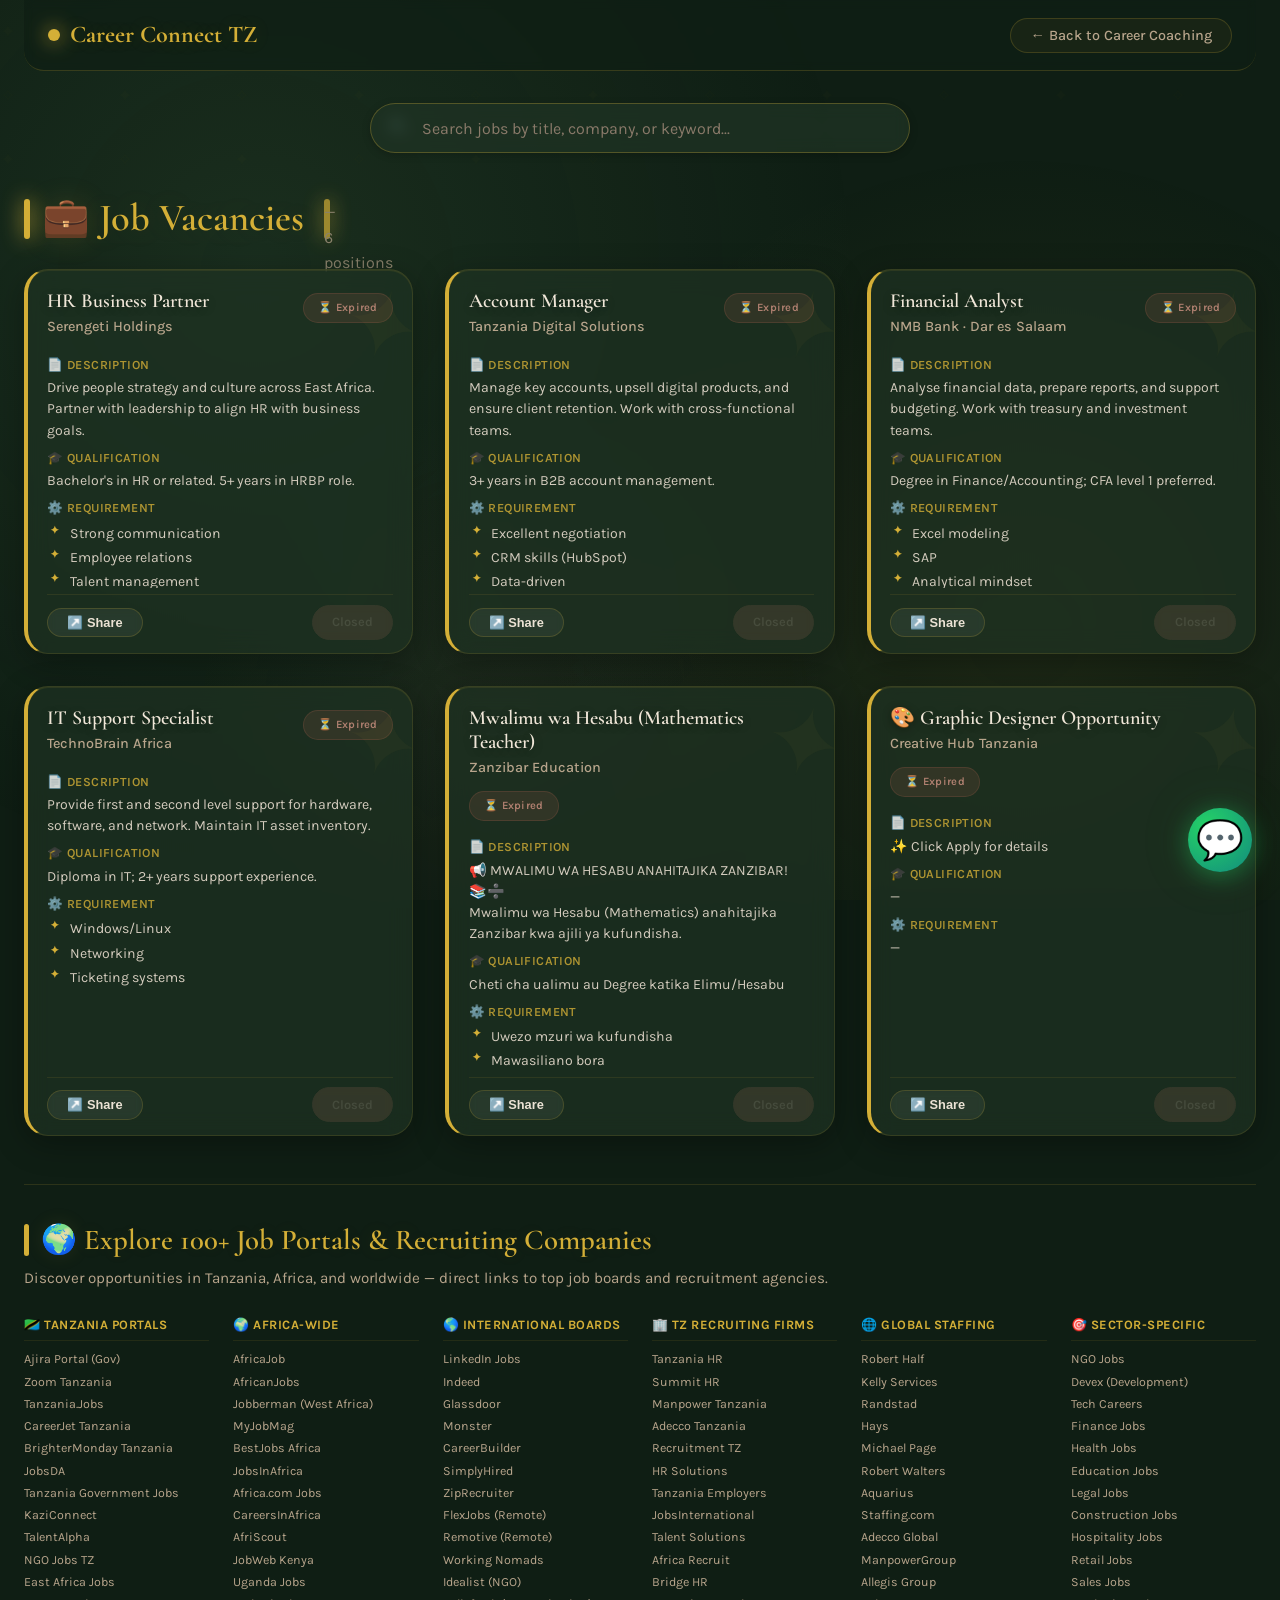
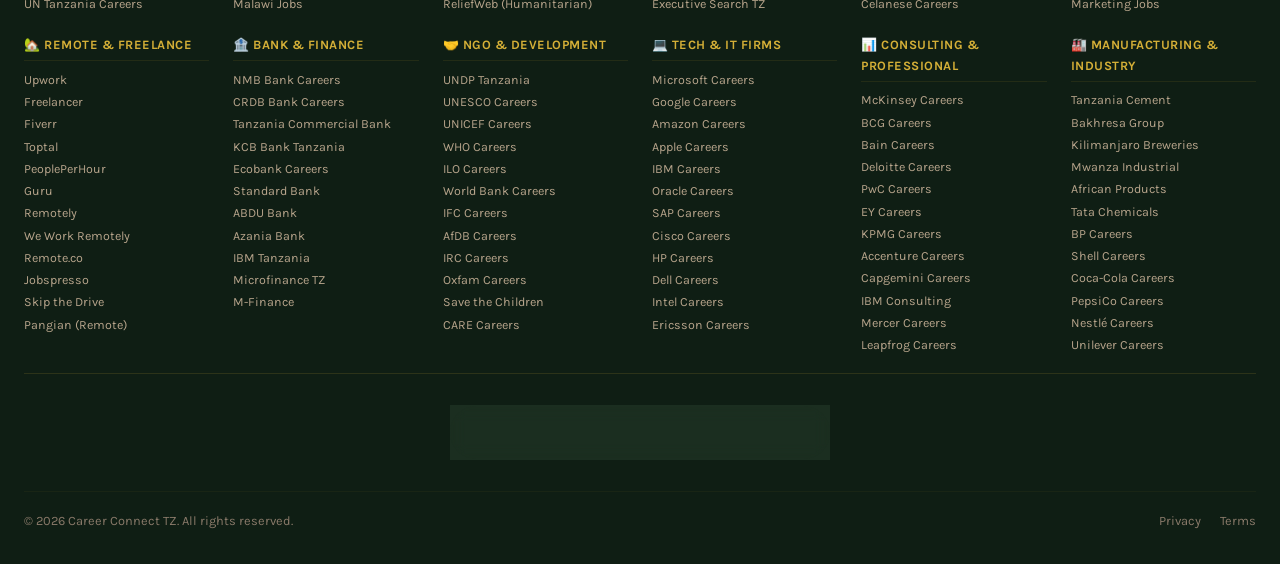
<file: job.html>
<!DOCTYPE html>
<html lang="en">
<head>
  <meta charset="UTF-8" />
  <meta name="viewport" content="width=device-width, initial-scale=1.0, maximum-scale=1.5" />
  <title>Job Board · Career Connect TZ</title>
  <link rel="preconnect" href="https://fonts.googleapis.com" />
  <link rel="preconnect" href="https://fonts.gstatic.com" crossorigin />
  <link href="https://fonts.googleapis.com/css2?family=Cormorant+Garamond:ital,wght@0,400;0,500;0,600;0,700;1,400;1,500&family=Karla:wght@300;400;500;600;700&display=swap" rel="stylesheet" />
  <style>
    /* ── Reset & Base ── */
    * {
      margin: 0;
      padding: 0;
      box-sizing: border-box;
    }
    body {
      font-family: 'Karla', sans-serif;
      background: #0f1e14;
      color: #ece3d5;
      line-height: 1.6;
      padding: 0 1.5rem 2rem;
      scroll-behavior: smooth;
      min-height: 100vh;
      position: relative;
      overflow-x: hidden;
    }
    /* Enchanted background particles */
    body::before {
      content: '';
      position: fixed;
      inset: 0;
      background:
        radial-gradient(circle at 20% 30%, rgba(91, 140, 90, 0.15) 0%, transparent 50%),
        radial-gradient(circle at 80% 70%, rgba(212, 175, 55, 0.08) 0%, transparent 40%),
        radial-gradient(circle at 40% 80%, rgba(139, 115, 85, 0.10) 0%, transparent 30%);
      z-index: 0;
      pointer-events: none;
    }
    body::after {
      content: '✦ ✧ ✦ ✧ ✦ ✧ ✦ ✧ ✦ ✧ ✦ ✧ ✦ ✧ ✦ ✧ ✦ ✧ ✦ ✧ ✦ ✧ ✦ ✧ ✦ ✧ ✦ ✧';
      position: fixed;
      top: 0;
      left: 0;
      width: 100%;
      height: 100%;
      font-size: 1.2rem;
      color: rgba(212, 175, 55, 0.04);
      letter-spacing: 3rem;
      line-height: 4rem;
      white-space: pre-wrap;
      z-index: 0;
      pointer-events: none;
      animation: floatParticles 120s linear infinite;
      opacity: 0.5;
    }
    @keyframes floatParticles {
      0% {
        transform: translateY(-10%) rotate(0deg);
      }
      100% {
        transform: translateY(10%) rotate(360deg);
      }
    }
    .page {
      max-width: 1400px;
      margin: 0 auto;
      position: relative;
      z-index: 1;
    }

    /* ── Navigation ── */
    .job-nav {
      display: flex;
      justify-content: space-between;
      align-items: center;
      padding: 1rem 1.5rem;
      border-bottom: 1px solid rgba(212, 175, 55, 0.2);
      flex-wrap: wrap;
      gap: 0.6rem 1rem;
      backdrop-filter: blur(4px);
      background: rgba(15, 30, 20, 0.7);
      border-radius: 0 0 20px 20px;
      margin-bottom: 0.5rem;
    }
    .logo-block {
      display: flex;
      align-items: center;
      gap: 10px;
      font-family: 'Cormorant Garamond', serif;
      font-weight: 700;
      font-size: 1.5rem;
      color: #d4af37;
      text-decoration: none;
      text-shadow: 0 0 20px rgba(212, 175, 55, 0.2);
    }
    .logo-dot {
      width: 12px;
      height: 12px;
      background: #d4af37;
      border-radius: 50%;
      box-shadow: 0 0 20px #d4af37;
      animation: pulseGlow 2s infinite alternate;
    }
    @keyframes pulseGlow {
      0% {
        box-shadow: 0 0 10px #d4af37;
      }
      100% {
        box-shadow: 0 0 30px #d4af37, 0 0 60px rgba(212, 175, 55, 0.3);
      }
    }
    .nav-back {
      display: inline-flex;
      align-items: center;
      gap: 6px;
      color: #b8a58c;
      text-decoration: none;
      font-weight: 500;
      font-size: 0.9rem;
      transition: 0.2s;
      cursor: pointer;
      border: 1px solid rgba(212, 175, 55, 0.2);
      padding: 0.3rem 1.2rem;
      border-radius: 40px;
      background: rgba(212, 175, 55, 0.05);
    }
    .nav-back:hover {
      color: #d4af37;
      border-color: #d4af37;
      background: rgba(212, 175, 55, 0.15);
      gap: 10px;
    }

    /* ── Search ── */
    .search-section {
      margin: 2rem 0 2.2rem;
      display: flex;
      justify-content: center;
    }
    .search-wrap {
      position: relative;
      width: 100%;
      max-width: 540px;
    }
    .search-wrap input {
      width: 100%;
      padding: 0.9rem 1.5rem 0.9rem 3.2rem;
      border: 1px solid rgba(212, 175, 55, 0.3);
      border-radius: 60px;
      background: rgba(30, 50, 35, 0.8);
      backdrop-filter: blur(8px);
      font-size: 1rem;
      font-family: 'Karla', sans-serif;
      transition: 0.2s;
      box-shadow: 0 2px 8px rgba(0, 0, 0, 0.2);
      color: #ece3d5;
    }
    .search-wrap input::placeholder {
      color: #8a7a6a;
    }
    .search-wrap input:focus {
      outline: none;
      border-color: #d4af37;
      box-shadow: 0 0 30px rgba(212, 175, 55, 0.15);
    }
    .search-icon {
      position: absolute;
      left: 1.2rem;
      top: 50%;
      transform: translateY(-50%);
      color: #d4af37;
      pointer-events: none;
    }

    /* ── Section Title ── */
    .section-title {
      font-family: 'Cormorant Garamond', serif;
      font-size: 2.4rem;
      font-weight: 600;
      color: #d4af37;
      margin-bottom: 1.2rem;
      display: flex;
      align-items: center;
      gap: 12px;
      text-shadow: 0 0 30px rgba(212, 175, 55, 0.15);
    }
    .section-title span {
      background: #d4af37;
      width: 6px;
      height: 40px;
      border-radius: 4px;
      box-shadow: 0 0 20px #d4af37;
    }
    .section-sub {
      color: #b8a58c;
      font-size: 1rem;
      font-weight: 400;
      margin-left: 8px;
      font-family: 'Karla', sans-serif;
      opacity: 0.7;
    }

    /* ── Job Grid ── */
    .job-grid {
      display: grid;
      grid-template-columns: repeat(auto-fit, minmax(300px, 1fr));
      gap: 2rem;
      margin-bottom: 3rem;
      align-items: stretch;
    }

    /* ── Job Card ── */
    .job-card {
      background: rgba(30, 50, 35, 0.7);
      backdrop-filter: blur(12px);
      border: 1px solid rgba(212, 175, 55, 0.15);
      border-radius: 24px;
      padding: 1.2rem 1.2rem 0.8rem;
      display: flex;
      flex-direction: column;
      transition: all 0.3s ease;
      box-shadow: 0 8px 32px rgba(0, 0, 0, 0.3), inset 0 1px 0 rgba(212, 175, 55, 0.1);
      height: 100%;
      min-height: 340px;
      cursor: pointer;
      position: relative;
      overflow: hidden;
      border-left: 4px solid #d4af37;
    }
    .job-card::before {
      content: '✦';
      position: absolute;
      top: -20px;
      right: -10px;
      font-size: 6rem;
      color: rgba(212, 175, 55, 0.04);
      pointer-events: none;
      transform: rotate(15deg);
    }
    .job-card:hover {
      transform: translateY(-6px);
      border-color: #d4af37;
      box-shadow: 0 16px 48px rgba(0, 0, 0, 0.4), 0 0 40px rgba(212, 175, 55, 0.05);
    }

    .card-header {
      display: flex;
      justify-content: space-between;
      align-items: flex-start;
      gap: 0.5rem 0.8rem;
      flex-wrap: wrap;
      margin-bottom: 0.4rem;
      flex-shrink: 0;
    }
    .job-title {
      font-family: 'Cormorant Garamond', serif;
      font-weight: 600;
      font-size: 1.25rem;
      color: #f0e6d8;
      line-height: 1.2;
      text-shadow: 0 2px 10px rgba(0, 0, 0, 0.3);
    }
    .company {
      font-weight: 500;
      color: #b8a58c;
      font-size: 0.9rem;
      display: block;
      margin-top: 2px;
    }
    .deadline-badge {
      background: rgba(212, 175, 55, 0.1);
      color: #d4af37;
      font-weight: 600;
      font-size: 0.7rem;
      padding: 0.3rem 0.9rem;
      border-radius: 40px;
      white-space: nowrap;
      border: 1px solid rgba(212, 175, 55, 0.15);
      letter-spacing: 0.3px;
      flex-shrink: 0;
      margin-top: 4px;
    }
    .deadline-badge.expired {
      background: rgba(180, 100, 80, 0.15);
      color: #b08070;
      border-color: rgba(180, 100, 80, 0.2);
    }

    .scroll-content {
      overflow-y: auto;
      padding-right: 6px;
      margin: 0.2rem 0 0.4rem;
      scrollbar-width: thin;
      scrollbar-color: #d4af37 rgba(212, 175, 55, 0.1);
      flex: 1;
      min-height: 140px;
      max-height: 240px;
    }
    .scroll-content::-webkit-scrollbar {
      width: 5px;
    }
    .scroll-content::-webkit-scrollbar-track {
      background: rgba(212, 175, 55, 0.05);
      border-radius: 10px;
    }
    .scroll-content::-webkit-scrollbar-thumb {
      background: #d4af37;
      border-radius: 10px;
    }
    .scroll-content h4 {
      font-weight: 600;
      font-size: 0.78rem;
      margin: 0.5rem 0 0.1rem;
      color: #d4af37;
      letter-spacing: 0.4px;
      text-transform: uppercase;
      opacity: 0.8;
    }
    .scroll-content p,
    .scroll-content li {
      font-size: 0.88rem;
      color: #d4ccbe;
      line-height: 1.5;
    }
    .scroll-content ul {
      list-style: none;
      padding-left: 0.2rem;
      margin: 0.1rem 0 0.2rem;
    }
    .scroll-content ul li {
      padding: 0.1rem 0 0.1rem 1.2rem;
      position: relative;
    }
    .scroll-content ul li::before {
      content: "✦";
      color: #d4af37;
      position: absolute;
      left: 0;
      font-weight: 700;
      font-size: 0.7rem;
    }

    .card-actions {
      display: flex;
      justify-content: space-between;
      align-items: center;
      padding-top: 0.6rem;
      border-top: 1px solid rgba(212, 175, 55, 0.1);
      margin-top: auto;
      flex-wrap: wrap;
      gap: 0.4rem;
      flex-shrink: 0;
    }
    .share-btn,
    .apply-btn {
      display: inline-flex;
      align-items: center;
      gap: 6px;
      padding: 0.4rem 1.2rem;
      border-radius: 40px;
      font-weight: 600;
      font-size: 0.8rem;
      text-decoration: none;
      transition: 0.15s;
      border: 1px solid transparent;
      cursor: pointer;
      background: rgba(255, 255, 255, 0.05);
      color: #ece3d5;
      border-color: rgba(212, 175, 55, 0.2);
      backdrop-filter: blur(4px);
    }
    .share-btn:hover {
      background: rgba(212, 175, 55, 0.1);
      border-color: #d4af37;
    }
    .apply-btn {
      background: #d4af37;
      color: #0f1e14;
      border-color: #d4af37;
    }
    .apply-btn:hover {
      background: #e8c84a;
      border-color: #e8c84a;
      box-shadow: 0 0 30px rgba(212, 175, 55, 0.2);
    }
    .apply-btn.disabled {
      opacity: 0.4;
      pointer-events: none;
      background: #5a4a3a;
      border-color: #5a4a3a;
      color: #8a7a6a;
    }

    /* ── Share Dropdown ── */
    .share-dropdown {
      position: relative;
      display: inline-block;
    }
    .share-menu {
      display: none;
      position: absolute;
      bottom: 120%;
      left: 0;
      background: rgba(20, 35, 25, 0.95);
      backdrop-filter: blur(12px);
      border: 1px solid rgba(212, 175, 55, 0.2);
      border-radius: 18px;
      padding: 0.8rem 1rem;
      min-width: 190px;
      box-shadow: 0 12px 40px rgba(0, 0, 0, 0.6);
      z-index: 20;
    }
    .share-menu.open {
      display: block;
    }
    .share-menu a {
      display: flex;
      align-items: center;
      gap: 10px;
      padding: 0.4rem 0;
      color: #d4ccbe;
      text-decoration: none;
      font-size: 0.85rem;
      font-weight: 500;
      border-bottom: 1px solid rgba(212, 175, 55, 0.05);
      cursor: pointer;
      transition: 0.1s;
    }
    .share-menu a:last-child {
      border-bottom: none;
    }
    .share-menu a:hover {
      color: #d4af37;
      padding-left: 4px;
    }

    /* ── Floating WhatsApp Popup ── */
    .whatsapp-float {
      position: fixed;
      bottom: 28px;
      right: 28px;
      z-index: 999;
      display: flex;
      flex-direction: column;
      align-items: flex-end;
      gap: 10px;
    }
    .whatsapp-popup {
      background: rgba(20, 35, 25, 0.95);
      backdrop-filter: blur(16px);
      border-radius: 20px;
      padding: 1rem 1.4rem;
      box-shadow: 0 8px 40px rgba(0, 0, 0, 0.5), 0 0 60px rgba(212, 175, 55, 0.05);
      border: 1px solid rgba(212, 175, 55, 0.2);
      max-width: 260px;
      font-size: 0.9rem;
      color: #ece3d5;
      line-height: 1.5;
      transform-origin: bottom right;
      transition: opacity 0.4s ease, transform 0.4s ease;
      opacity: 0;
      transform: scale(0.92) translateY(10px);
      pointer-events: none;
      position: relative;
    }
    .whatsapp-popup.show {
      opacity: 1;
      transform: scale(1) translateY(0);
      pointer-events: auto;
    }
    .whatsapp-popup strong {
      color: #d4af37;
      font-family: 'Cormorant Garamond', serif;
      font-size: 1.2rem;
    }
    .whatsapp-popup .popup-link {
      display: inline-block;
      margin-top: 10px;
      background: #25d366;
      color: white;
      padding: 0.5rem 1.4rem;
      border-radius: 40px;
      text-decoration: none;
      font-weight: 600;
      font-size: 0.8rem;
      transition: 0.15s;
      box-shadow: 0 0 30px rgba(37, 211, 102, 0.15);
    }
    .whatsapp-popup .popup-link:hover {
      background: #1da851;
      transform: scale(1.02);
    }
    .whatsapp-popup .popup-close {
      position: absolute;
      top: 6px;
      right: 10px;
      background: none;
      border: none;
      font-size: 1.2rem;
      cursor: pointer;
      color: #8a7a6a;
      line-height: 1;
    }
    .whatsapp-popup .popup-close:hover {
      color: #d4af37;
    }
    .whatsapp-float .wa-icon {
      width: 64px;
      height: 64px;
      background: radial-gradient(circle at 30% 30%, #25d366, #128c7e);
      border-radius: 50%;
      display: flex;
      align-items: center;
      justify-content: center;
      box-shadow: 0 4px 24px rgba(37, 211, 102, 0.4), 0 0 60px rgba(37, 211, 102, 0.1);
      cursor: pointer;
      transition: 0.2s;
      border: none;
      color: white;
      font-size: 2.4rem;
      text-decoration: none;
      flex-shrink: 0;
      animation: pulseFloat 3s infinite alternate;
    }
    @keyframes pulseFloat {
      0% {
        transform: translateY(0) scale(1);
        box-shadow: 0 4px 24px rgba(37, 211, 102, 0.4);
      }
      100% {
        transform: translateY(-6px) scale(1.04);
        box-shadow: 0 8px 40px rgba(37, 211, 102, 0.6);
      }
    }
    .whatsapp-float .wa-icon:hover {
      transform: scale(1.08);
    }

    /* ── Footer ── */
    .footer-resources {
      margin: 3rem 0 1.5rem;
      padding: 2rem 0 1rem;
      border-top: 1px solid rgba(212, 175, 55, 0.15);
      border-bottom: 1px solid rgba(212, 175, 55, 0.15);
    }
    .footer-title {
      font-family: 'Cormorant Garamond', serif;
      font-size: 1.8rem;
      font-weight: 600;
      color: #d4af37;
      margin-bottom: 0.2rem;
      display: flex;
      align-items: center;
      gap: 12px;
      text-shadow: 0 0 20px rgba(212, 175, 55, 0.1);
    }
    .footer-title span {
      background: #d4af37;
      width: 5px;
      height: 32px;
      border-radius: 4px;
    }
    .footer-sub {
      color: #b8a58c;
      font-size: 0.95rem;
      margin-bottom: 1.5rem;
    }
    .footer-grid {
      display: grid;
      grid-template-columns: repeat(auto-fit, minmax(180px, 1fr));
      gap: 1.2rem 1.5rem;
    }
    .footer-col h5 {
      font-weight: 700;
      font-size: 0.8rem;
      letter-spacing: 0.5px;
      text-transform: uppercase;
      color: #d4af37;
      margin-bottom: 0.5rem;
      border-bottom: 1px solid rgba(212, 175, 55, 0.1);
      padding-bottom: 0.3rem;
    }
    .footer-col a {
      display: block;
      font-size: 0.78rem;
      color: #b8a58c;
      text-decoration: none;
      padding: 0.15rem 0;
      transition: 0.1s;
      line-height: 1.4;
    }
    .footer-col a:hover {
      color: #d4af37;
      padding-left: 4px;
    }

    .whatsapp-cta-bottom {
      display: inline-flex;
      align-items: center;
      gap: 10px;
      background: rgba(30, 50, 35, 0.8);
      backdrop-filter: blur(8px);
      padding: 0.8rem 1.8rem;
      border-radius: 60px;
      margin: 0.5rem 0 1rem;
      text-decoration: none;
      color: #ece3d5;
      font-weight: 600;
      border: 1px solid rgba(212, 175, 55, 0.2);
      transition: 0.15s;
    }
    .whatsapp-cta-bottom:hover {
      background: rgba(212, 175, 55, 0.1);
      border-color: #d4af37;
      color: #d4af37;
    }

    .footer-bottom {
      display: flex;
      justify-content: space-between;
      align-items: center;
      flex-wrap: wrap;
      gap: 0.5rem 1rem;
      font-size: 0.8rem;
      color: #8a7a6a;
      border-top: 1px solid rgba(212, 175, 55, 0.05);
      padding-top: 1.2rem;
    }
    .footer-bottom a {
      color: #8a7a6a;
      text-decoration: none;
    }
    .footer-bottom a:hover {
      color: #d4af37;
    }

    @media (max-width: 780px) {
      .footer-grid {
        grid-template-columns: repeat(3, 1fr);
      }
    }
    @media (max-width: 480px) {
      .footer-grid {
        grid-template-columns: repeat(2, 1fr);
      }
      .job-grid {
        grid-template-columns: 1fr;
      }
      .whatsapp-float {
        bottom: 16px;
        right: 16px;
      }
      .whatsapp-popup {
        max-width: 210px;
        font-size: 0.8rem;
        padding: 0.8rem 1rem;
      }
      .whatsapp-float .wa-icon {
        width: 54px;
        height: 54px;
        font-size: 1.8rem;
      }
    }
    .no-result {
      text-align: center;
      padding: 3rem 1rem;
      color: #8a7a6a;
      font-size: 1rem;
      grid-column: 1 / -1;
    }
    .job-card.hidden {
      display: none;
    }
  </style>
</head>
<body>
  <div class="page">

    <!-- ─── NAV ─── -->
    <nav class="job-nav">
      <a href="#" class="logo-block">
        <span class="logo-dot"></span>Career Connect TZ
      </a>
      <a href="HTML.html" target="_blank" class="nav-back">← Back to Career Coaching</a>
    </nav>

    <!-- ─── SEARCH ─── -->
    <div class="search-section">
      <div class="search-wrap">
        <span class="search-icon">🔍</span>
        <input type="text" id="jobSearch" placeholder="Search jobs by title, company, or keyword..." />
      </div>
    </div>

    <!-- ─── JOBS ─── -->
    <div class="section-title">
      <span></span> 💼 Job Vacancies
      <span class="section-sub">— 6 positions</span>
    </div>
    <div class="job-grid" id="jobGrid">
      <!-- ===== JOB 1 ===== -->
      <div class="job-card" data-id="1" data-link="https://wa.me/255774554665?text=HR%20Business%20Partner">
        <div class="card-header">
          <div>
            <div class="job-title">HR Business Partner</div>
            <span class="company">Serengeti Holdings</span>
          </div>
          <span class="deadline-badge" data-deadline="2026-08-12T23:59:59">⏱️ 12h 30m left</span>
        </div>
        <div class="scroll-content">
          <h4>📄 Description</h4>
          <p>Drive people strategy and culture across East Africa. Partner with leadership to align HR with business goals.</p>
          <h4>🎓 Qualification</h4>
          <p>Bachelor's in HR or related. 5+ years in HRBP role.</p>
          <h4>⚙️ Requirement</h4>
          <ul><li>Strong communication</li><li>Employee relations</li><li>Talent management</li></ul>
        </div>
        <div class="card-actions">
          <div class="share-dropdown">
            <button class="share-btn" onclick="event.stopPropagation();toggleShare(this);">↗️ Share</button>
            <div class="share-menu">
              <a onclick="event.stopPropagation();shareNow('facebook', this);">📘 Facebook</a>
              <a onclick="event.stopPropagation();shareNow('twitter', this);">🐦 Twitter</a>
              <a onclick="event.stopPropagation();shareNow('linkedin', this);">🔗 LinkedIn</a>
              <a onclick="event.stopPropagation();shareNow('whatsapp', this);">💬 WhatsApp</a>
              <a onclick="event.stopPropagation();shareNow('tiktok', this);">🎵 TikTok</a>
              <a onclick="event.stopPropagation();shareNow('instagram', this);">📸 Instagram</a>
              <a onclick="event.stopPropagation();shareNow('copy', this);">📋 Copy link</a>
            </div>
          </div>
          <a href="https://wa.me/255774554665?text=HR%20Business%20Partner" target="_blank" class="apply-btn" onclick="event.stopPropagation();">Apply Now</a>
        </div>
      </div>

      <!-- ===== JOB 2 ===== -->
      <div class="job-card" data-id="2" data-link="https://careers.tzdigital.co.tz/apply/account-manager">
        <div class="card-header">
          <div>
            <div class="job-title">Account Manager</div>
            <span class="company">Tanzania Digital Solutions</span>
          </div>
          <span class="deadline-badge" data-deadline="2026-08-20T23:59:59">⏱️ 8d 4h left</span>
        </div>
        <div class="scroll-content">
          <h4>📄 Description</h4>
          <p>Manage key accounts, upsell digital products, and ensure client retention. Work with cross-functional teams.</p>
          <h4>🎓 Qualification</h4>
          <p>3+ years in B2B account management.</p>
          <h4>⚙️ Requirement</h4>
          <ul><li>Excellent negotiation</li><li>CRM skills (HubSpot)</li><li>Data-driven</li></ul>
        </div>
        <div class="card-actions">
          <div class="share-dropdown">
            <button class="share-btn" onclick="event.stopPropagation();toggleShare(this);">↗️ Share</button>
            <div class="share-menu">
              <a onclick="event.stopPropagation();shareNow('facebook', this);">📘 Facebook</a>
              <a onclick="event.stopPropagation();shareNow('twitter', this);">🐦 Twitter</a>
              <a onclick="event.stopPropagation();shareNow('linkedin', this);">🔗 LinkedIn</a>
              <a onclick="event.stopPropagation();shareNow('whatsapp', this);">💬 WhatsApp</a>
              <a onclick="event.stopPropagation();shareNow('tiktok', this);">🎵 TikTok</a>
              <a onclick="event.stopPropagation();shareNow('instagram', this);">📸 Instagram</a>
              <a onclick="event.stopPropagation();shareNow('copy', this);">📋 Copy link</a>
            </div>
          </div>
          <a href="https://careers.tzdigital.co.tz/apply/account-manager" target="_blank" class="apply-btn" onclick="event.stopPropagation();">Apply Now</a>
        </div>
      </div>

      <!-- ===== JOB 3 ===== -->
      <div class="job-card" data-id="3" data-link="https://www.nmbbank.co.tz/careers/financial-analyst">
        <div class="card-header">
          <div>
            <div class="job-title">Financial Analyst</div>
            <span class="company">NMB Bank · Dar es Salaam</span>
          </div>
          <span class="deadline-badge" data-deadline="2026-08-18T23:59:59">⏱️ 6d 12h left</span>
        </div>
        <div class="scroll-content">
          <h4>📄 Description</h4>
          <p>Analyse financial data, prepare reports, and support budgeting. Work with treasury and investment teams.</p>
          <h4>🎓 Qualification</h4>
          <p>Degree in Finance/Accounting; CFA level 1 preferred.</p>
          <h4>⚙️ Requirement</h4>
          <ul><li>Excel modeling</li><li>SAP</li><li>Analytical mindset</li></ul>
        </div>
        <div class="card-actions">
          <div class="share-dropdown">
            <button class="share-btn" onclick="event.stopPropagation();toggleShare(this);">↗️ Share</button>
            <div class="share-menu">
              <a onclick="event.stopPropagation();shareNow('facebook', this);">📘 Facebook</a>
              <a onclick="event.stopPropagation();shareNow('twitter', this);">🐦 Twitter</a>
              <a onclick="event.stopPropagation();shareNow('linkedin', this);">🔗 LinkedIn</a>
              <a onclick="event.stopPropagation();shareNow('whatsapp', this);">💬 WhatsApp</a>
              <a onclick="event.stopPropagation();shareNow('tiktok', this);">🎵 TikTok</a>
              <a onclick="event.stopPropagation();shareNow('instagram', this);">📸 Instagram</a>
              <a onclick="event.stopPropagation();shareNow('copy', this);">📋 Copy link</a>
            </div>
          </div>
          <a href="https://www.nmbbank.co.tz/careers/financial-analyst" target="_blank" class="apply-btn" onclick="event.stopPropagation();">Apply Now</a>
        </div>
      </div>

      <!-- ===== JOB 4 ===== -->
      <div class="job-card" data-id="4" data-link="https://wa.me/255774554665?text=IT%20Support%20application">
        <div class="card-header">
          <div>
            <div class="job-title">IT Support Specialist</div>
            <span class="company">TechnoBrain Africa</span>
          </div>
          <span class="deadline-badge" data-deadline="2026-08-07T23:08:59">⏱️ 2h 15m left</span>
        </div>
        <div class="scroll-content">
          <h4>📄 Description</h4>
          <p>Provide first and second level support for hardware, software, and network. Maintain IT asset inventory.</p>
          <h4>🎓 Qualification</h4>
          <p>Diploma in IT; 2+ years support experience.</p>
          <h4>⚙️ Requirement</h4>
          <ul><li>Windows/Linux</li><li>Networking</li><li>Ticketing systems</li></ul>
        </div>
        <div class="card-actions">
          <div class="share-dropdown">
            <button class="share-btn" onclick="event.stopPropagation();toggleShare(this);">↗️ Share</button>
            <div class="share-menu">
              <a onclick="event.stopPropagation();shareNow('facebook', this);">📘 Facebook</a>
              <a onclick="event.stopPropagation();shareNow('twitter', this);">🐦 Twitter</a>
              <a onclick="event.stopPropagation();shareNow('linkedin', this);">🔗 LinkedIn</a>
              <a onclick="event.stopPropagation();shareNow('whatsapp', this);">💬 WhatsApp</a>
              <a onclick="event.stopPropagation();shareNow('tiktok', this);">🎵 TikTok</a>
              <a onclick="event.stopPropagation();shareNow('instagram', this);">📸 Instagram</a>
              <a onclick="event.stopPropagation();shareNow('copy', this);">📋 Copy link</a>
            </div>
          </div>
          <a href="https://wa.me/255774554665?text=IT%20Support%20application" target="_blank" class="apply-btn" onclick="event.stopPropagation();">Apply Now</a>
        </div>
      </div>

      <!-- ===== JOB 5 ===== -->
      <div class="job-card" data-id="5" data-link="tel:0743567159">
        <div class="card-header">
          <div>
            <div class="job-title">Mwalimu wa Hesabu (Mathematics Teacher)</div>
            <span class="company">Zanzibar Education</span>
          </div>
          <span class="deadline-badge" data-deadline="2026-09-30T23:59:59">⏱️ 23d 14h left</span>
        </div>
        <div class="scroll-content">
          <h4>📄 Description</h4>
          <p>📢 MWALIMU WA HESABU ANAHITAJIKA ZANZIBAR! 📚➗</p>
          <p>Mwalimu wa Hesabu (Mathematics) anahitajika Zanzibar kwa ajili ya kufundisha.</p>
          <h4>🎓 Qualification</h4>
          <p>Cheti cha ualimu au Degree katika Elimu/Hesabu</p>
          <h4>⚙️ Requirement</h4>
          <ul><li>Uwezo mzuri wa kufundisha</li><li>Mawasiliano bora</li><li>Uzoefu wa kufundisha Hesabu</li></ul>
        </div>
        <div class="card-actions">
          <div class="share-dropdown">
            <button class="share-btn" onclick="event.stopPropagation();toggleShare(this);">↗️ Share</button>
            <div class="share-menu">
              <a onclick="event.stopPropagation();shareNow('facebook', this);">📘 Facebook</a>
              <a onclick="event.stopPropagation();shareNow('twitter', this);">🐦 Twitter</a>
              <a onclick="event.stopPropagation();shareNow('linkedin', this);">🔗 LinkedIn</a>
              <a onclick="event.stopPropagation();shareNow('whatsapp', this);">💬 WhatsApp</a>
              <a onclick="event.stopPropagation();shareNow('tiktok', this);">🎵 TikTok</a>
              <a onclick="event.stopPropagation();shareNow('instagram', this);">📸 Instagram</a>
              <a onclick="event.stopPropagation();shareNow('copy', this);">📋 Copy link</a>
            </div>
          </div>
          <a href="tel:0743567159" target="_blank" class="apply-btn" onclick="event.stopPropagation();">Call Now</a>
        </div>
      </div>

      <!-- ===== JOB 6 ===== -->
      <div class="job-card" data-id="6" data-link="#">
        <div class="card-header">
          <div>
            <div class="job-title">🎨 Graphic Designer Opportunity</div>
            <span class="company">Creative Hub Tanzania</span>
          </div>
          <span class="deadline-badge" data-deadline="2026-10-15T23:59:59">⏱️ 38d 10h left</span>
        </div>
        <div class="scroll-content">
          <h4>📄 Description</h4>
          <p>✨ Click Apply for details</p>
          <h4>🎓 Qualification</h4>
          <p>—</p>
          <h4>⚙️ Requirement</h4>
          <p>—</p>
        </div>
        <div class="card-actions">
          <div class="share-dropdown">
            <button class="share-btn" onclick="event.stopPropagation();toggleShare(this);">↗️ Share</button>
            <div class="share-menu">
              <a onclick="event.stopPropagation();shareNow('facebook', this);">📘 Facebook</a>
              <a onclick="event.stopPropagation();shareNow('twitter', this);">🐦 Twitter</a>
              <a onclick="event.stopPropagation();shareNow('linkedin', this);">🔗 LinkedIn</a>
              <a onclick="event.stopPropagation();shareNow('whatsapp', this);">💬 WhatsApp</a>
              <a onclick="event.stopPropagation();shareNow('tiktok', this);">🎵 TikTok</a>
              <a onclick="event.stopPropagation();shareNow('instagram', this);">📸 Instagram</a>
              <a onclick="event.stopPropagation();shareNow('copy', this);">📋 Copy link</a>
            </div>
          </div>
          <a href="#" target="_blank" class="apply-btn" onclick="event.stopPropagation();">Apply Now</a>
        </div>
      </div>
    </div><!-- /job-grid -->

    <!-- ============================================================ -->
    <!-- FOOTER: 100+ JOB PORTALS & RECRUITING COMPANIES             -->
    <!-- ============================================================ -->
    <div class="footer-resources">
      <div class="footer-title">
        <span></span> 🌍 Explore 100+ Job Portals &amp; Recruiting Companies
      </div>
      <p class="footer-sub">
        Discover opportunities in Tanzania, Africa, and worldwide — direct links to top job boards and recruitment agencies.
      </p>

      <div class="footer-grid">

        <!-- ── Tanzania Job Portals ── -->
        <div class="footer-col">
          <h5>🇹🇿 Tanzania Portals</h5>
          <a href="https://ajira.go.tz" target="_blank">Ajira Portal (Gov)</a>
          <a href="https://www.zoomtanzania.com" target="_blank">Zoom Tanzania</a>
          <a href="https://www.tanzania.jobs" target="_blank">Tanzania.Jobs</a>
          <a href="https://www.careerjet.co.tz" target="_blank">CareerJet Tanzania</a>
          <a href="https://www.brightermonday.co.tz" target="_blank">BrighterMonday Tanzania</a>
          <a href="https://www.jobsda.com" target="_blank">JobsDA</a>
          <a href="https://www.tanzania.go.tz" target="_blank">Tanzania Government Jobs</a>
          <a href="https://www.kaziconnect.co.tz" target="_blank">KaziConnect</a>
          <a href="https://www.talentalpha.co.tz" target="_blank">TalentAlpha</a>
          <a href="https://www.ngojobstz.com" target="_blank">NGO Jobs TZ</a>
          <a href="https://www.eastafricajobs.com" target="_blank">East Africa Jobs</a>
          <a href="https://www.un.org/tz" target="_blank">UN Tanzania Careers</a>
        </div>

        <!-- ── African Job Boards ── -->
        <div class="footer-col">
          <h5>🌍 Africa-Wide</h5>
          <a href="https://www.africajob.com" target="_blank">AfricaJob</a>
          <a href="https://www.africanjobs.com" target="_blank">AfricanJobs</a>
          <a href="https://www.jobberman.com" target="_blank">Jobberman (West Africa)</a>
          <a href="https://www.myjobmag.com" target="_blank">MyJobMag</a>
          <a href="https://www.bestjobsafrica.com" target="_blank">BestJobs Africa</a>
          <a href="https://www.jobsinafrica.com" target="_blank">JobsInAfrica</a>
          <a href="https://www.africa.com/jobs" target="_blank">Africa.com Jobs</a>
          <a href="https://www.careersinafrica.com" target="_blank">CareersInAfrica</a>
          <a href="https://www.afriscout.com" target="_blank">AfriScout</a>
          <a href="https://www.jobwebkenya.com" target="_blank">JobWeb Kenya</a>
          <a href="https://www.ugandajobs.com" target="_blank">Uganda Jobs</a>
          <a href="https://www.malawijobs.com" target="_blank">Malawi Jobs</a>
        </div>

        <!-- ── International Job Boards ── -->
        <div class="footer-col">
          <h5>🌎 International Boards</h5>
          <a href="https://www.linkedin.com/jobs" target="_blank">LinkedIn Jobs</a>
          <a href="https://www.indeed.com" target="_blank">Indeed</a>
          <a href="https://www.glassdoor.com" target="_blank">Glassdoor</a>
          <a href="https://www.monster.com" target="_blank">Monster</a>
          <a href="https://www.careerbuilder.com" target="_blank">CareerBuilder</a>
          <a href="https://www.simplyhired.com" target="_blank">SimplyHired</a>
          <a href="https://www.ziprecruiter.com" target="_blank">ZipRecruiter</a>
          <a href="https://www.flexjobs.com" target="_blank">FlexJobs (Remote)</a>
          <a href="https://www.remotive.io" target="_blank">Remotive (Remote)</a>
          <a href="https://www.workingnomads.com" target="_blank">Working Nomads</a>
          <a href="https://www.idealist.org" target="_blank">Idealist (NGO)</a>
          <a href="https://www.reliefweb.int/jobs" target="_blank">ReliefWeb (Humanitarian)</a>
        </div>

        <!-- ── Tanzania Recruiting Companies ── -->
        <div class="footer-col">
          <h5>🏢 TZ Recruiting Firms</h5>
          <a href="https://www.tanzaniahr.com" target="_blank">Tanzania HR</a>
          <a href="https://www.summithr.co.tz" target="_blank">Summit HR</a>
          <a href="https://www.manpower.co.tz" target="_blank">Manpower Tanzania</a>
          <a href="https://www.adecco.co.tz" target="_blank">Adecco Tanzania</a>
          <a href="https://www.recruitment.tz" target="_blank">Recruitment TZ</a>
          <a href="https://www.hrsolutions.co.tz" target="_blank">HR Solutions</a>
          <a href="https://www.tanzaniaemployers.com" target="_blank">Tanzania Employers</a>
          <a href="https://www.jobsinternational.com" target="_blank">JobsInternational</a>
          <a href="https://www.talentsolutions.co.tz" target="_blank">Talent Solutions</a>
          <a href="https://www.africarecruit.com" target="_blank">Africa Recruit</a>
          <a href="https://www.bridgehr.co.tz" target="_blank">Bridge HR</a>
          <a href="https://www.executive.co.tz" target="_blank">Executive Search TZ</a>
        </div>

        <!-- ── Global Recruiting & Staffing ── -->
        <div class="footer-col">
          <h5>🌐 Global Staffing</h5>
          <a href="https://www.roberthalf.com" target="_blank">Robert Half</a>
          <a href="https://www.kellyservices.com" target="_blank">Kelly Services</a>
          <a href="https://www.randstad.com" target="_blank">Randstad</a>
          <a href="https://www.hays.com" target="_blank">Hays</a>
          <a href="https://www.michaelpage.com" target="_blank">Michael Page</a>
          <a href="https://www.robertwalters.com" target="_blank">Robert Walters</a>
          <a href="https://www.aquarius.com" target="_blank">Aquarius</a>
          <a href="https://www.staffing.com" target="_blank">Staffing.com</a>
          <a href="https://www.adecco.com" target="_blank">Adecco Global</a>
          <a href="https://www.manpowergroup.com" target="_blank">ManpowerGroup</a>
          <a href="https://www.allegisgroup.com" target="_blank">Allegis Group</a>
          <a href="https://www.celanese.com/careers" target="_blank">Celanese Careers</a>
        </div>

        <!-- ── Sector-Specific (NGO, Tech, Finance) ── -->
        <div class="footer-col">
          <h5>🎯 Sector-Specific</h5>
          <a href="https://www.ngojobs.org" target="_blank">NGO Jobs</a>
          <a href="https://www.devex.com/jobs" target="_blank">Devex (Development)</a>
          <a href="https://www.techcareers.com" target="_blank">Tech Careers</a>
          <a href="https://www.financejobs.com" target="_blank">Finance Jobs</a>
          <a href="https://www.healthjobs.com" target="_blank">Health Jobs</a>
          <a href="https://www.educationjobs.com" target="_blank">Education Jobs</a>
          <a href="https://www.legaljobs.com" target="_blank">Legal Jobs</a>
          <a href="https://www.constructionjobs.com" target="_blank">Construction Jobs</a>
          <a href="https://www.hospitalityjobs.com" target="_blank">Hospitality Jobs</a>
          <a href="https://www.retailjobs.com" target="_blank">Retail Jobs</a>
          <a href="https://www.salesjobs.com" target="_blank">Sales Jobs</a>
          <a href="https://www.marketingjobs.com" target="_blank">Marketing Jobs</a>
        </div>

        <!-- ── Remote & Freelance ── -->
        <div class="footer-col">
          <h5>🏡 Remote &amp; Freelance</h5>
          <a href="https://www.upwork.com" target="_blank">Upwork</a>
          <a href="https://www.freelancer.com" target="_blank">Freelancer</a>
          <a href="https://www.fiverr.com" target="_blank">Fiverr</a>
          <a href="https://www.toptal.com" target="_blank">Toptal</a>
          <a href="https://www.peopleperhour.com" target="_blank">PeoplePerHour</a>
          <a href="https://www.guru.com" target="_blank">Guru</a>
          <a href="https://www.remotely.com" target="_blank">Remotely</a>
          <a href="https://www.weworkremotely.com" target="_blank">We Work Remotely</a>
          <a href="https://www.remote.co" target="_blank">Remote.co</a>
          <a href="https://www.jobspresso.com" target="_blank">Jobspresso</a>
          <a href="https://www.skip-the-drive.com" target="_blank">Skip the Drive</a>
          <a href="https://www.pangian.com" target="_blank">Pangian (Remote)</a>
        </div>

        <!-- ── Bank & Financial Institutions ── -->
        <div class="footer-col">
          <h5>🏦 Bank &amp; Finance</h5>
          <a href="https://www.nmbbank.co.tz/careers" target="_blank">NMB Bank Careers</a>
          <a href="https://www.crdbbank.co.tz" target="_blank">CRDB Bank Careers</a>
          <a href="https://www.tcsh.co.tz" target="_blank">Tanzania Commercial Bank</a>
          <a href="https://www.kcb.co.tz/careers" target="_blank">KCB Bank Tanzania</a>
          <a href="https://www.ecobank.com/careers" target="_blank">Ecobank Careers</a>
          <a href="https://www.standardbank.co.tz" target="_blank">Standard Bank</a>
          <a href="https://www.abdubank.com" target="_blank">ABDU Bank</a>
          <a href="https://www.azaniabank.co.tz" target="_blank">Azania Bank</a>
          <a href="https://www.ibm.com/tz-en/employment" target="_blank">IBM Tanzania</a>
          <a href="https://www.microfinance.co.tz" target="_blank">Microfinance TZ</a>
          <a href="https://www.mfinance.com" target="_blank">M-Finance</a>
        </div>

        <!-- ── NGO & Development ── -->
        <div class="footer-col">
          <h5>🤝 NGO &amp; Development</h5>
          <a href="https://www.undp.org/tanzania/jobs" target="_blank">UNDP Tanzania</a>
          <a href="https://www.unesco.org/careers" target="_blank">UNESCO Careers</a>
          <a href="https://www.unicef.org/about/employ" target="_blank">UNICEF Careers</a>
          <a href="https://www.who.int/careers" target="_blank">WHO Careers</a>
          <a href="https://www.ilo.org/careers" target="_blank">ILO Careers</a>
          <a href="https://www.worldbank.org/careers" target="_blank">World Bank Careers</a>
          <a href="https://www.ifc.org/careers" target="_blank">IFC Careers</a>
          <a href="https://www.afdb.org/careers" target="_blank">AfDB Careers</a>
          <a href="https://www.rescue.org/careers" target="_blank">IRC Careers</a>
          <a href="https://www.oxfam.org/en/careers" target="_blank">Oxfam Careers</a>
          <a href="https://www.savethechildren.org/careers" target="_blank">Save the Children</a>
          <a href="https://www.care.org/careers" target="_blank">CARE Careers</a>
        </div>

        <!-- ── Tech & IT Companies ── -->
        <div class="footer-col">
          <h5>💻 Tech &amp; IT Firms</h5>
          <a href="https://www.microsoft.com/careers" target="_blank">Microsoft Careers</a>
          <a href="https://www.google.com/careers" target="_blank">Google Careers</a>
          <a href="https://www.amazon.jobs" target="_blank">Amazon Careers</a>
          <a href="https://www.apple.com/careers" target="_blank">Apple Careers</a>
          <a href="https://www.ibm.com/careers" target="_blank">IBM Careers</a>
          <a href="https://www.oracle.com/careers" target="_blank">Oracle Careers</a>
          <a href="https://www.sap.com/careers" target="_blank">SAP Careers</a>
          <a href="https://www.cisco.com/careers" target="_blank">Cisco Careers</a>
          <a href="https://www.hp.com/careers" target="_blank">HP Careers</a>
          <a href="https://www.dell.com/careers" target="_blank">Dell Careers</a>
          <a href="https://www.intel.com/careers" target="_blank">Intel Careers</a>
          <a href="https://www.ericsson.com/careers" target="_blank">Ericsson Careers</a>
        </div>

        <!-- ── Consulting & Professional Services ── -->
        <div class="footer-col">
          <h5>📊 Consulting &amp; Professional</h5>
          <a href="https://www.mckinsey.com/careers" target="_blank">McKinsey Careers</a>
          <a href="https://www.bcg.com/careers" target="_blank">BCG Careers</a>
          <a href="https://www.bain.com/careers" target="_blank">Bain Careers</a>
          <a href="https://www2.deloitte.com/careers" target="_blank">Deloitte Careers</a>
          <a href="https://www.pwc.com/careers" target="_blank">PwC Careers</a>
          <a href="https://www.ey.com/careers" target="_blank">EY Careers</a>
          <a href="https://www.kpmg.com/careers" target="_blank">KPMG Careers</a>
          <a href="https://www.accenture.com/careers" target="_blank">Accenture Careers</a>
          <a href="https://www.capgemini.com/careers" target="_blank">Capgemini Careers</a>
          <a href="https://www.ibm.com/consulting" target="_blank">IBM Consulting</a>
          <a href="https://www.mercer.com/careers" target="_blank">Mercer Careers</a>
          <a href="https://www.leapfrog.com" target="_blank">Leapfrog Careers</a>
        </div>

        <!-- ── Manufacturing & Industry ── -->
        <div class="footer-col">
          <h5>🏭 Manufacturing &amp; Industry</h5>
          <a href="https://www.tanzaniacement.com/careers" target="_blank">Tanzania Cement</a>
          <a href="https://www.bakhresa.com/careers" target="_blank">Bakhresa Group</a>
          <a href="https://www.kilimanjaro.com/careers" target="_blank">Kilimanjaro Breweries</a>
          <a href="https://www.mwanza.com" target="_blank">Mwanza Industrial</a>
          <a href="https://www.africaproducts.com" target="_blank">African Products</a>
          <a href="https://www.tatachemicals.com" target="_blank">Tata Chemicals</a>
          <a href="https://www.bp.com/careers" target="_blank">BP Careers</a>
          <a href="https://www.shell.com/careers" target="_blank">Shell Careers</a>
          <a href="https://www.coca-cola.com/careers" target="_blank">Coca-Cola Careers</a>
          <a href="https://www.pepsico.com/careers" target="_blank">PepsiCo Careers</a>
          <a href="https://www.nestle.com/careers" target="_blank">Nestlé Careers</a>
          <a href="https://www.unilever.com/careers" target="_blank">Unilever Careers</a>
        </div>

      </div><!-- /footer-grid -->
    </div><!-- /footer-resources -->

    <!-- ─── WHATSAPP CTA BOTTOM ─── -->
    <div style="display: flex; justify-content: center; margin: 0.5rem 0 1rem;">
      <a href="https://wa.me/255774554665?text=Hello%21%20I%20need%20job%20guidance" target="_blank" class="whatsapp-cta-bottom">
        <span>💬</span> Need job guidance? Chat on WhatsApp
      </a>
    </div>

    <!-- ─── FOOTER BOTTOM ─── -->
    <div class="footer-bottom">
      <span>&copy; 2026 Career Connect TZ. All rights reserved.</span>
      <span style="display: flex; gap: 1.2rem;">
        <a href="#">Privacy</a>
        <a href="#">Terms</a>
      </span>
    </div>
  </div>

  <!-- ─── FLOATING WHATSAPP POPUP ─── -->
  <div class="whatsapp-float">
    <div class="whatsapp-popup" id="waPopup">
      <button class="popup-close" id="waClose">✕</button>
      <strong>🌿 Join Our Channel</strong>
      <p style="margin-top: 4px; font-size: 0.85rem; color: #b8a58c;">Get daily job alerts, career tips, and exclusive opportunities.</p>
      <a href="https://wa.me/255774554665?text=Hello%21%20I%20want%20to%20join%20the%20career%20channel" target="_blank" class="popup-link">💬 Join Now</a>
    </div>
    <button class="wa-icon" id="waToggle" aria-label="WhatsApp">
      💬
    </button>
  </div>

  <!-- ─── JAVASCRIPT ─── -->
  <script>
    // ── 1. FLOATING WHATSAPP POPUP ──
    (function() {
      const popup = document.getElementById('waPopup');
      const toggle = document.getElementById('waToggle');
      const close = document.getElementById('waClose');
      let popupVisible = false;

      setTimeout(function() {
        popup.classList.add('show');
        popupVisible = true;
      }, 2000);

      toggle.addEventListener('click', function(e) {
        e.stopPropagation();
        popup.classList.toggle('show');
        popupVisible = popup.classList.contains('show');
      });

      close.addEventListener('click', function(e) {
        e.stopPropagation();
        popup.classList.remove('show');
        popupVisible = false;
      });

      document.addEventListener('click', function(e) {
        if (popupVisible && !popup.contains(e.target) && e.target !== toggle) {
          popup.classList.remove('show');
          popupVisible = false;
        }
      });
    })();

    // ── 2. SHARE FUNCTION ──
    function shareNow(platform, element) {
      const card = element.closest('.job-card');
      if (!card) return;
      const title = card.querySelector('.job-title')?.textContent.trim() || 'Job Opportunity';
      const company = card.querySelector('.company')?.textContent.trim() || '';
      const desc = card.querySelector('.scroll-content p')?.textContent.trim()?.substring(0, 120) || '';
      let shareText = `📢 ${title}`;
      if (company) shareText += `\n🏛️ ${company}`;
      if (desc) shareText += `\n\n${desc}...`;
      shareText += `\n\nApply: ${window.location.href}`;

      const encoded = encodeURIComponent(shareText);
      const url = encodeURIComponent(window.location.href);
      const platforms = {
        facebook: 'https://www.facebook.com/sharer/sharer.php?u=' + url,
        twitter: 'https://twitter.com/intent/tweet?text=' + encoded,
        linkedin: 'https://www.linkedin.com/sharing/share-offsite/?url=' + url,
        whatsapp: 'https://api.whatsapp.com/send?text=' + encoded,
        tiktok: 'https://www.tiktok.com/@/share?url=' + url,
        instagram: 'https://www.instagram.com/share?url=' + url,
      };
      if (platform === 'copy') {
        if (navigator.clipboard) {
          navigator.clipboard.writeText(shareText).then(() => alert('✅ Copied!')).catch(() => fallbackCopy(shareText));
        } else { fallbackCopy(shareText); }
        return;
      }
      if (platforms[platform]) window.open(platforms[platform], '_blank', 'width=600,height=500');
    }
    function fallbackCopy(text) {
      const ta = document.createElement('textarea');
      ta.value = text;
      document.body.appendChild(ta);
      ta.select();
      try { document.execCommand('copy'); alert('✅ Copied!'); } catch (e) { alert('⚠️ Could not copy.'); }
      document.body.removeChild(ta);
    }

    // ── 3. TOGGLE SHARE DROPDOWN ──
    function toggleShare(btn) {
      const menu = btn.closest('.share-dropdown').querySelector('.share-menu');
      if (menu) {
        document.querySelectorAll('.share-menu.open').forEach(el => el !== menu && el.classList.remove('open'));
        menu.classList.toggle('open');
      }
    }
    document.addEventListener('click', function(e) {
      if (!e.target.closest('.share-dropdown')) {
        document.querySelectorAll('.share-menu.open').forEach(el => el.classList.remove('open'));
      }
    });

    // ── 4. SEARCH ──
    (function() {
      const input = document.getElementById('jobSearch');
      const cards = document.querySelectorAll('.job-card');
      input.addEventListener('input', function() {
        const q = this.value.toLowerCase().trim();
        let visible = 0;
        cards.forEach(card => {
          const text = card.textContent.toLowerCase();
          if (!q || text.includes(q)) {
            card.classList.remove('hidden');
            visible++;
          } else {
            card.classList.add('hidden');
          }
        });
        let noRes = document.querySelector('.no-result');
        if (visible === 0 && q) {
          if (!noRes) {
            noRes = document.createElement('div');
            noRes.className = 'no-result';
            noRes.textContent = 'No jobs found. Try different keywords.';
            document.getElementById('jobGrid').appendChild(noRes);
          }
        } else { if (noRes) noRes.remove(); }
      });
    })();

    // ── 5. CARD CLICK TO APPLY ──
    document.querySelectorAll('.job-card').forEach(card => {
      card.addEventListener('click', function(e) {
        if (e.target.closest('.apply-btn') || e.target.closest('.share-btn') || e.target.closest('.share-menu')) return;
        const link = this.dataset.link;
        if (link && link !== '#') window.open(link, '_blank');
      });
    });

    // ── 6. COUNTDOWN TIMER (basic update) ──
    function updateDeadlines() {
      const badges = document.querySelectorAll('.deadline-badge[data-deadline]');
      const now = new Date();
      badges.forEach(badge => {
        const deadline = new Date(badge.dataset.deadline);
        const diff = deadline - now;
        if (diff <= 0) {
          badge.textContent = '⏳ Expired';
          badge.classList.add('expired');
          const applyBtn = badge.closest('.job-card').querySelector('.apply-btn');
          if (applyBtn) {
            applyBtn.classList.add('disabled');
            applyBtn.href = '#';
            applyBtn.textContent = 'Closed';
          }
        } else {
          const hours = Math.floor(diff / (1000 * 60 * 60));
          const mins = Math.floor((diff % (1000 * 60 * 60)) / (1000 * 60));
          const days = Math.floor(hours / 24);
          let label = '';
          if (days > 0) label = days + 'd ';
          label += (hours % 24) + 'h ' + mins + 'm left';
          badge.textContent = '⏱️ ' + label;
          badge.classList.remove('expired');
        }
      });
    }
    updateDeadlines();
    setInterval(updateDeadlines, 60000);
  </script>
</body>
</html>
</file>
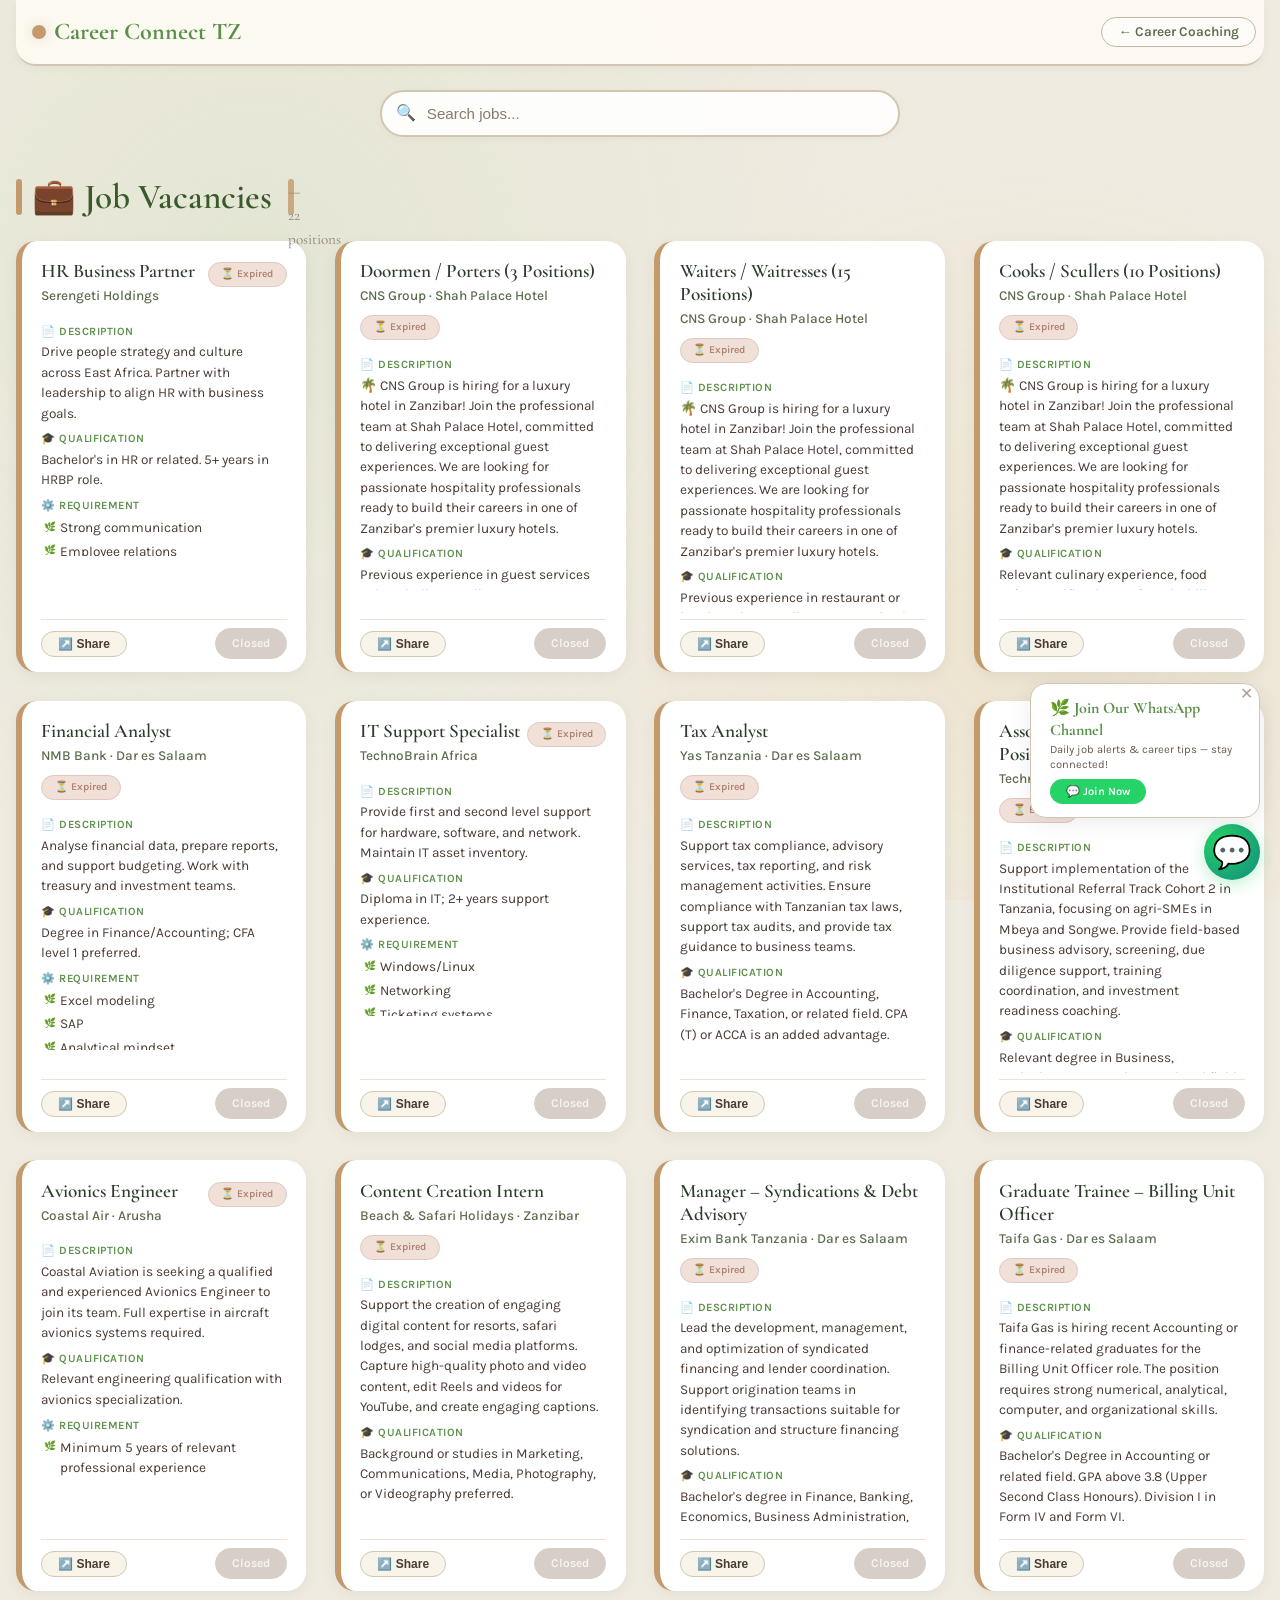
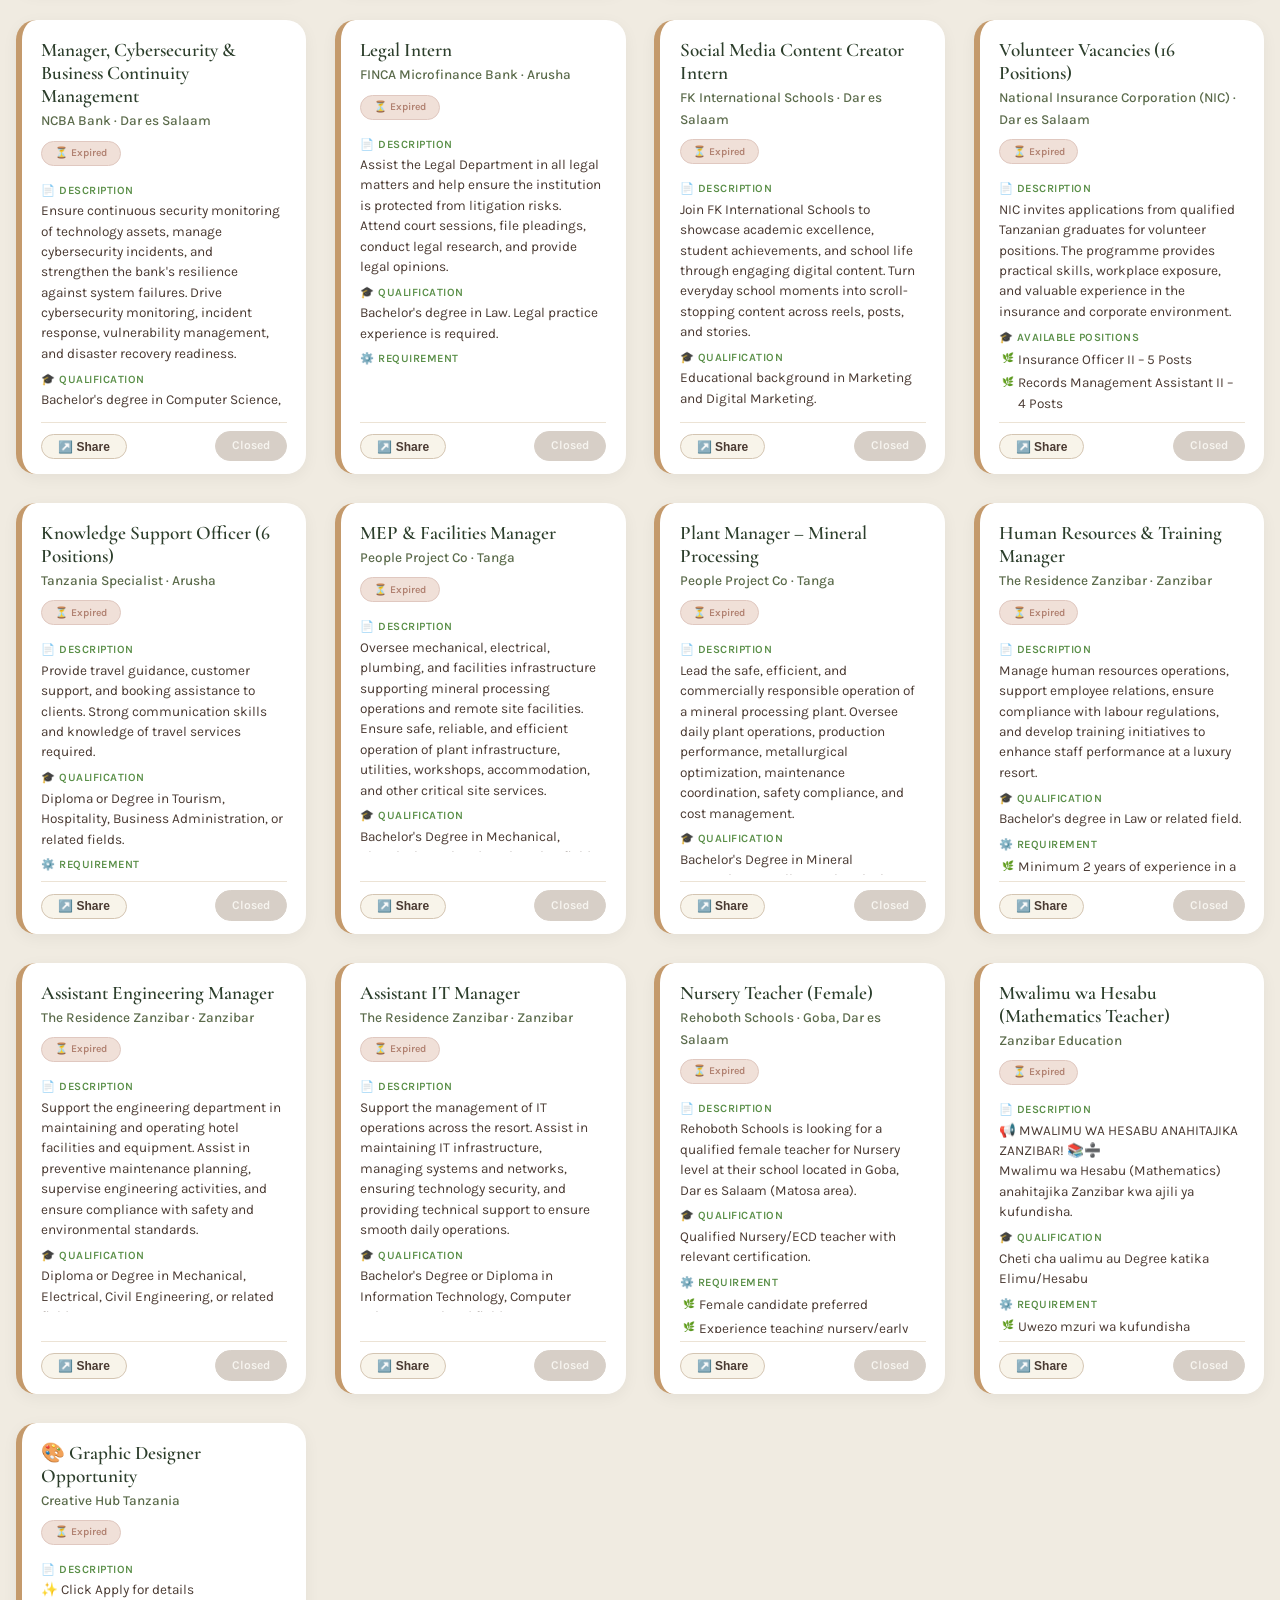
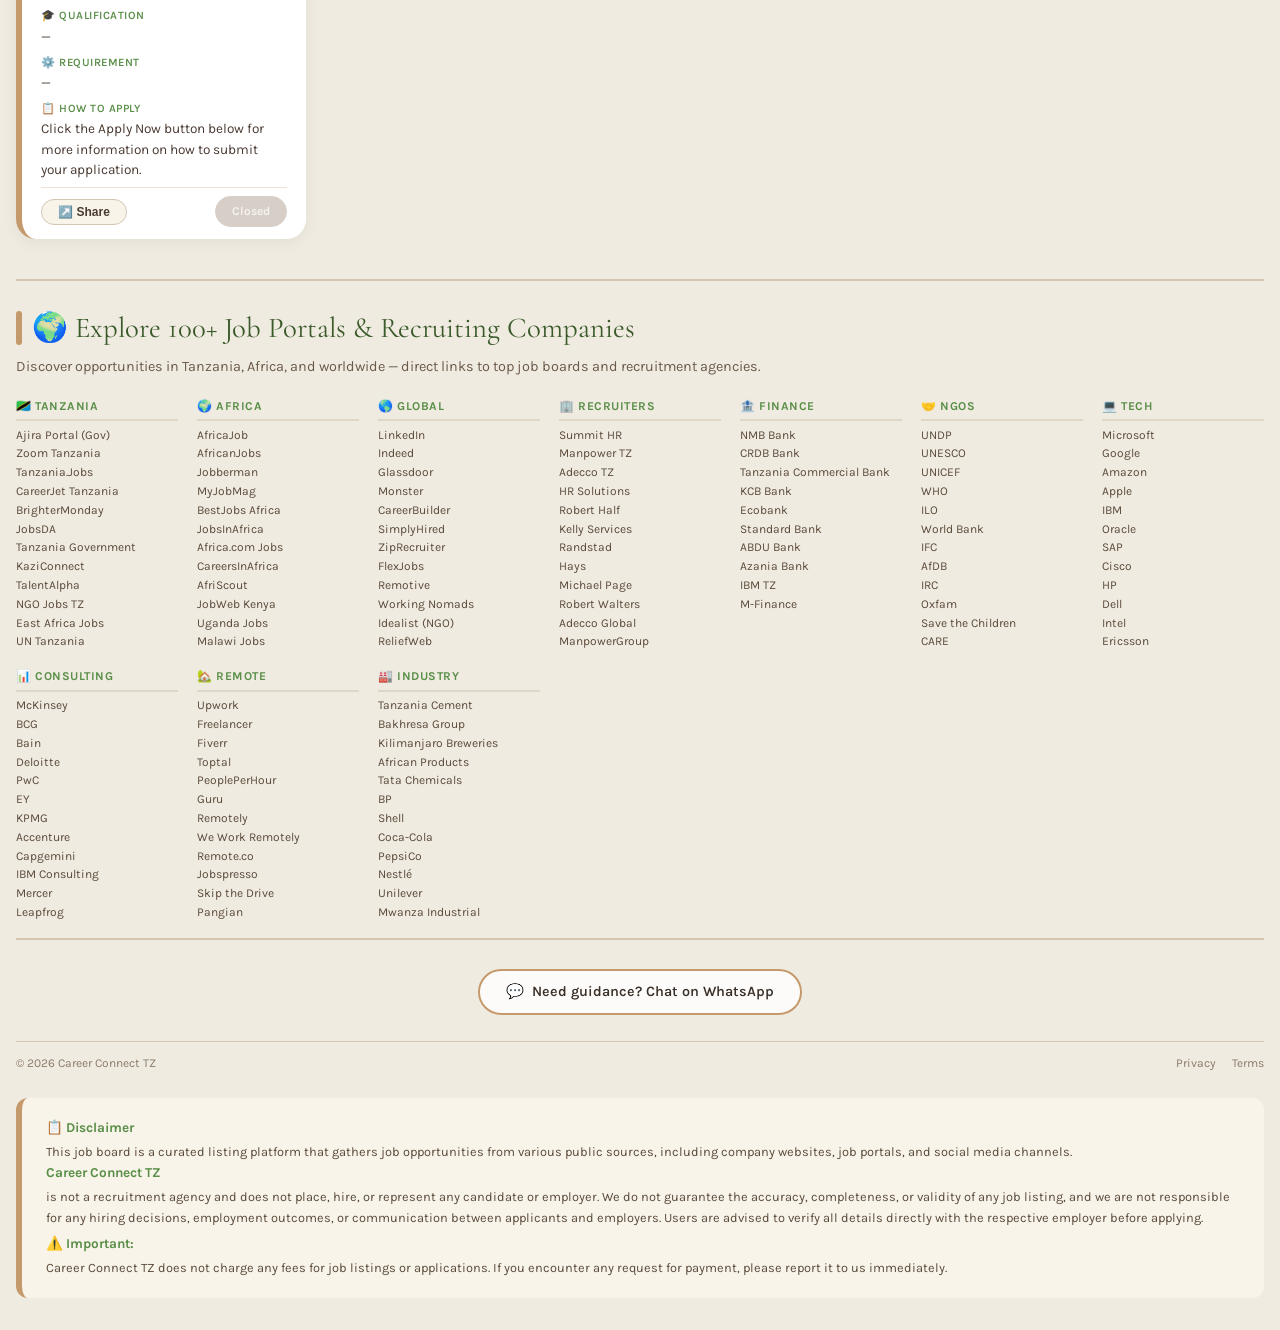
<file: jobs.html>
<!DOCTYPE html>
<html lang="en">
<head>
  <meta charset="UTF-8" />
  <meta name="viewport" content="width=device-width, initial-scale=1.0, maximum-scale=1.5" />
  <title>Job Board · Career Connect TZ</title>
  <link rel="preconnect" href="https://fonts.googleapis.com" />
  <link rel="preconnect" href="https://fonts.gstatic.com" crossorigin />
  <link href="https://fonts.googleapis.com/css2?family=Cormorant+Garamond:ital,wght@0,400;0,500;0,600;0,700;1,400;1,500&family=Karla:wght@300;400;500;600;700&display=swap" rel="stylesheet" />
  <style>
    /* ── Reset & Base – Outdoor Nature Theme ── */
    * {
      margin: 0;
      padding: 0;
      box-sizing: border-box;
    }
    body {
      font-family: 'Karla', sans-serif;
      background: #f0ebe1;
      color: #3a302a;
      line-height: 1.6;
      padding: 0 1rem 1.5rem;
      scroll-behavior: smooth;
      min-height: 100vh;
    }
    body::before {
      content: '';
      position: fixed;
      inset: 0;
      background:
        radial-gradient(circle at 20% 30%, rgba(180, 210, 160, 0.2) 0%, transparent 50%),
        radial-gradient(circle at 80% 70%, rgba(212, 175, 55, 0.1) 0%, transparent 40%);
      z-index: 0;
      pointer-events: none;
    }
    .page {
      max-width: 1400px;
      margin: 0 auto;
      position: relative;
      z-index: 1;
    }

    /* ── Navigation ── */
    .job-nav {
      display: flex;
      justify-content: space-between;
      align-items: center;
      padding: 0.8rem 0.5rem 0.8rem 1rem;
      border-bottom: 2px solid #d4c5b2;
      flex-wrap: wrap;
      gap: 0.6rem;
      background: rgba(255, 252, 245, 0.85);
      backdrop-filter: blur(6px);
      border-radius: 0 0 20px 20px;
      margin-bottom: 0.5rem;
      box-shadow: 0 2px 10px rgba(0, 0, 0, 0.04);
    }
    .logo-block {
      display: flex;
      align-items: center;
      gap: 8px;
      font-family: 'Cormorant Garamond', serif;
      font-weight: 700;
      font-size: 1.5rem;
      color: #5a8f48;
      text-decoration: none;
    }
    .logo-dot {
      width: 14px;
      height: 14px;
      background: #c49a6c;
      border-radius: 50%;
      box-shadow: 0 0 12px rgba(196, 154, 108, 0.3);
    }
    .nav-back {
      display: inline-flex;
      align-items: center;
      gap: 4px;
      color: #5a6a4a;
      text-decoration: none;
      font-weight: 600;
      font-size: 0.85rem;
      border: 1px solid #c4b5a2;
      padding: 0.2rem 1rem;
      border-radius: 30px;
      transition: 0.2s;
      background: rgba(255, 255, 255, 0.5);
    }
    .nav-back:hover {
      color: #5a8f48;
      border-color: #5a8f48;
      background: rgba(90, 143, 72, 0.08);
    }

    /* ── Search ── */
    .search-section {
      margin: 1.5rem 0 2rem;
      display: flex;
      justify-content: center;
    }
    .search-wrap {
      position: relative;
      width: 100%;
      max-width: 520px;
    }
    .search-wrap input {
      width: 100%;
      padding: 0.8rem 1.2rem 0.8rem 2.8rem;
      border: 2px solid #d4c5b2;
      border-radius: 50px;
      background: rgba(255, 255, 255, 0.9);
      font-size: 0.95rem;
      color: #3a302a;
      transition: 0.2s;
      box-shadow: 0 2px 8px rgba(0, 0, 0, 0.03);
    }
    .search-wrap input::placeholder {
      color: #8a7a6a;
    }
    .search-wrap input:focus {
      outline: none;
      border-color: #c49a6c;
      box-shadow: 0 0 0 4px rgba(196, 154, 108, 0.1);
    }
    .search-icon {
      position: absolute;
      left: 1rem;
      top: 50%;
      transform: translateY(-50%);
      color: #8a7a6a;
      pointer-events: none;
      font-size: 1rem;
    }

    /* ── Section Title ── */
    .section-title {
      font-family: 'Cormorant Garamond', serif;
      font-size: 2.2rem;
      font-weight: 600;
      color: #3a5a2a;
      margin-bottom: 1rem;
      display: flex;
      align-items: center;
      gap: 10px;
    }
    .section-title span {
      background: #c49a6c;
      width: 6px;
      height: 36px;
      border-radius: 4px;
    }
    .section-sub {
      color: #7a6a5a;
      font-size: 0.95rem;
      font-weight: 400;
      margin-left: 6px;
      opacity: 0.8;
    }

    /* ── Job Grid ── */
    .job-grid {
      display: grid;
      grid-template-columns: repeat(auto-fit, minmax(290px, 1fr));
      gap: 1.8rem;
      margin-bottom: 2.5rem;
      align-items: stretch;
    }

    /* ── Job Card ── */
    .job-card {
      background: #ffffff;
      border-radius: 20px;
      padding: 1.2rem 1.2rem 0.8rem;
      display: flex;
      flex-direction: column;
      transition: transform 0.2s, box-shadow 0.2s;
      box-shadow: 0 4px 16px rgba(0, 0, 0, 0.05);
      height: 100%;
      min-height: 340px;
      border-left: 6px solid #c49a6c;
      cursor: default;
    }
    .job-card:hover {
      transform: translateY(-6px);
      box-shadow: 0 12px 36px rgba(0, 0, 0, 0.08);
      border-left-color: #5a8f48;
    }

    .card-header {
      display: flex;
      justify-content: space-between;
      align-items: flex-start;
      gap: 0.4rem;
      flex-wrap: wrap;
      margin-bottom: 0.3rem;
    }
    .job-title {
      font-family: 'Cormorant Garamond', serif;
      font-weight: 600;
      font-size: 1.2rem;
      color: #2c3e2b;
      line-height: 1.2;
    }
    .company {
      font-weight: 500;
      color: #5a6a4a;
      font-size: 0.85rem;
      display: block;
      margin-top: 2px;
    }
    .deadline-badge {
      background: #f0e6d8;
      color: #7a5a3a;
      font-weight: 600;
      font-size: 0.65rem;
      padding: 0.2rem 0.8rem;
      border-radius: 30px;
      border: 1px solid #e0d0c0;
      white-space: nowrap;
      flex-shrink: 0;
      margin-top: 2px;
    }
    .deadline-badge.expired {
      background: #f0e0d8;
      color: #b08070;
      border-color: #e0c8c0;
    }

    .scroll-content {
      overflow-y: auto;
      padding-right: 4px;
      margin: 0.3rem 0 0.4rem;
      scrollbar-width: thin;
      scrollbar-color: #c49a6c #f0ebe1;
      flex: 1;
      min-height: 140px;
      max-height: 240px;
    }
    .scroll-content::-webkit-scrollbar {
      width: 4px;
    }
    .scroll-content::-webkit-scrollbar-track {
      background: #f0ebe1;
      border-radius: 8px;
    }
    .scroll-content::-webkit-scrollbar-thumb {
      background: #c49a6c;
      border-radius: 8px;
    }
    .scroll-content h4 {
      font-weight: 600;
      font-size: 0.7rem;
      margin: 0.4rem 0 0.1rem;
      color: #5a8f48;
      letter-spacing: 0.5px;
      text-transform: uppercase;
    }
    .scroll-content p,
    .scroll-content li {
      font-size: 0.85rem;
      color: #4a3a32;
      line-height: 1.5;
    }
    .scroll-content ul {
      list-style: none;
      padding-left: 0.2rem;
      margin: 0.1rem 0;
    }
    .scroll-content ul li {
      padding: 0.1rem 0 0.1rem 1rem;
      position: relative;
    }
    .scroll-content ul li::before {
      content: "🌿";
      color: #5a8f48;
      position: absolute;
      left: 0;
      font-size: 0.6rem;
      top: 0.2rem;
    }

    .card-actions {
      display: flex;
      justify-content: space-between;
      align-items: center;
      padding-top: 0.5rem;
      border-top: 1px solid #ece3d5;
      flex-wrap: wrap;
      gap: 0.3rem;
      margin-top: auto;
    }
    .share-btn,
    .apply-btn {
      display: inline-flex;
      align-items: center;
      gap: 4px;
      padding: 0.3rem 1rem;
      border-radius: 30px;
      font-weight: 600;
      font-size: 0.75rem;
      text-decoration: none;
      transition: 0.15s;
      border: 1px solid transparent;
      cursor: pointer;
      background: #f8f4ea;
      color: #4a3a32;
      border-color: #d4c5b2;
    }
    .share-btn:hover {
      background: #f0e6d8;
      border-color: #c49a6c;
      color: #2c3e2b;
    }
    .apply-btn {
      background: #5a8f48;
      color: #fff;
      border-color: #5a8f48;
    }
    .apply-btn:hover {
      background: #4a7a3a;
      border-color: #4a7a3a;
      box-shadow: 0 4px 12px rgba(90, 143, 72, 0.2);
    }
    .apply-btn.disabled {
      opacity: 0.5;
      pointer-events: none !important;
      cursor: default !important;
      background: #b0a090;
      border-color: #b0a090;
      color: #f0ebe1;
      box-shadow: none !important;
      transform: none !important;
    }
    .apply-btn.disabled:hover {
      background: #b0a090;
      border-color: #b0a090;
      box-shadow: none;
      transform: none;
    }

    /* ── Share Dropdown ── */
    .share-dropdown {
      position: relative;
      display: inline-block;
    }
    .share-menu {
      display: none;
      position: absolute;
      bottom: 120%;
      left: 0;
      background: #ffffff;
      border: 1px solid #d4c5b2;
      border-radius: 16px;
      padding: 0.6rem 0.8rem;
      min-width: 170px;
      box-shadow: 0 8px 24px rgba(0, 0, 0, 0.08);
      z-index: 20;
    }
    .share-menu.open {
      display: block;
    }
    .share-menu a {
      display: flex;
      align-items: center;
      gap: 8px;
      padding: 0.3rem 0;
      color: #3a302a;
      text-decoration: none;
      font-size: 0.8rem;
      font-weight: 500;
      border-bottom: 1px solid #f0ebe1;
      cursor: pointer;
      transition: 0.1s;
    }
    .share-menu a:last-child {
      border-bottom: none;
    }
    .share-menu a:hover {
      color: #5a8f48;
      padding-left: 4px;
    }

    /* ── Floating WhatsApp – outdoor vibe ── */
    .whatsapp-float {
      position: fixed;
      bottom: 20px;
      right: 20px;
      z-index: 999;
      display: flex;
      flex-direction: column;
      align-items: flex-end;
      gap: 6px;
    }
    .whatsapp-popup {
      background: #ffffff;
      border-radius: 16px;
      padding: 0.8rem 1.2rem;
      box-shadow: 0 4px 24px rgba(0, 0, 0, 0.08);
      border: 1px solid #d4c5b2;
      max-width: 230px;
      font-size: 0.8rem;
      color: #3a302a;
      line-height: 1.4;
      transform-origin: bottom right;
      transition: opacity 0.25s ease, transform 0.25s ease;
      opacity: 0;
      transform: scale(0.9) translateY(8px);
      pointer-events: none;
      position: relative;
    }
    .whatsapp-popup.show {
      opacity: 1;
      transform: scale(1) translateY(0);
      pointer-events: auto;
    }
    .whatsapp-popup strong {
      color: #5a8f48;
      font-family: 'Cormorant Garamond', serif;
      font-size: 1rem;
    }
    .whatsapp-popup .popup-link {
      display: inline-block;
      margin-top: 6px;
      background: #25d366;
      color: #fff;
      padding: 0.3rem 1rem;
      border-radius: 30px;
      text-decoration: none;
      font-weight: 600;
      font-size: 0.7rem;
      transition: 0.15s;
    }
    .whatsapp-popup .popup-link:hover {
      background: #1da851;
    }
    .whatsapp-popup .popup-close {
      position: absolute;
      top: 2px;
      right: 6px;
      background: none;
      border: none;
      font-size: 1rem;
      cursor: pointer;
      color: #b0a090;
      line-height: 1;
    }
    .whatsapp-popup .popup-close:hover {
      color: #5a8f48;
    }
    .whatsapp-float .wa-icon {
      width: 56px;
      height: 56px;
      background: radial-gradient(circle at 30% 30%, #25d366, #128c7e);
      border-radius: 50%;
      display: flex;
      align-items: center;
      justify-content: center;
      box-shadow: 0 4px 16px rgba(37, 211, 102, 0.3);
      cursor: pointer;
      transition: 0.15s;
      border: none;
      color: white;
      font-size: 2rem;
      text-decoration: none;
      flex-shrink: 0;
    }
    .whatsapp-float .wa-icon:hover {
      transform: scale(1.04);
      box-shadow: 0 6px 20px rgba(37, 211, 102, 0.4);
    }

    /* ── Footer – 100+ Resources, full list ── */
    .footer-resources {
      margin: 2.5rem 0 1.5rem;
      padding: 1.5rem 0 1rem;
      border-top: 2px solid #d4c5b2;
      border-bottom: 2px solid #d4c5b2;
    }
    .footer-title {
      font-family: 'Cormorant Garamond', serif;
      font-size: 1.8rem;
      color: #3a5a2a;
      margin-bottom: 0.2rem;
      display: flex;
      align-items: center;
      gap: 10px;
    }
    .footer-title span {
      background: #c49a6c;
      width: 6px;
      height: 34px;
      border-radius: 4px;
    }
    .footer-sub {
      color: #6a5a4a;
      font-size: 0.9rem;
      margin-bottom: 1.2rem;
    }
    .footer-grid {
      display: grid;
      grid-template-columns: repeat(auto-fit, minmax(160px, 1fr));
      gap: 1rem 1.2rem;
    }
    .footer-col h5 {
      font-weight: 700;
      font-size: 0.75rem;
      letter-spacing: 0.5px;
      text-transform: uppercase;
      color: #5a8f48;
      margin-bottom: 0.3rem;
      border-bottom: 2px solid #e0d6c8;
      padding-bottom: 0.2rem;
    }
    .footer-col a {
      display: block;
      font-size: 0.75rem;
      color: #5a4a3a;
      text-decoration: none;
      padding: 0.1rem 0;
      transition: 0.1s;
      line-height: 1.3;
    }
    .footer-col a:hover {
      color: #c49a6c;
      padding-left: 6px;
    }

    .whatsapp-cta-bottom {
      display: inline-flex;
      align-items: center;
      gap: 8px;
      background: rgba(255, 255, 255, 0.8);
      backdrop-filter: blur(4px);
      padding: 0.6rem 1.6rem;
      border-radius: 50px;
      margin: 0.3rem 0 0.8rem;
      text-decoration: none;
      color: #3a302a;
      font-weight: 600;
      font-size: 0.9rem;
      border: 2px solid #c49a6c;
      transition: 0.15s;
    }
    .whatsapp-cta-bottom:hover {
      background: #c49a6c;
      border-color: #c49a6c;
      color: #fff;
    }

    .footer-bottom {
      display: flex;
      justify-content: space-between;
      align-items: center;
      flex-wrap: wrap;
      gap: 0.5rem;
      font-size: 0.75rem;
      color: #8a7a6a;
      border-top: 1px solid #d4c5b2;
      padding-top: 0.8rem;
    }
    .footer-bottom a {
      color: #8a7a6a;
      text-decoration: none;
    }
    .footer-bottom a:hover {
      color: #5a8f48;
    }

    /* ── Disclaimer ── */
    .disclaimer-box {
      background: #f8f4ea;
      border-left: 6px solid #c49a6c;
      border-radius: 12px;
      padding: 1.2rem 1.5rem;
      margin: 1.5rem 0 0.5rem;
      font-size: 0.8rem;
      color: #5a4a3a;
      line-height: 1.6;
    }
    .disclaimer-box strong {
      color: #5a8f48;
      display: block;
      font-size: 0.85rem;
      margin-bottom: 0.2rem;
    }
    .disclaimer-box a {
      color: #5a8f48;
      text-decoration: none;
    }
    .disclaimer-box a:hover {
      text-decoration: underline;
    }

    /* ── Responsive ── */
    @media (max-width: 480px) {
      .job-grid {
        grid-template-columns: 1fr;
        gap: 1rem;
      }
      .job-card {
        padding: 0.8rem;
        min-height: 300px;
      }
      .scroll-content {
        min-height: 120px;
        max-height: 200px;
      }
      .search-wrap input {
        padding: 0.6rem 1rem 0.6rem 2.4rem;
        font-size: 0.85rem;
      }
      .footer-grid {
        grid-template-columns: 1fr 1fr;
        gap: 0.6rem;
      }
      .section-title {
        font-size: 1.6rem;
      }
      .whatsapp-float {
        bottom: 12px;
        right: 12px;
      }
      .whatsapp-float .wa-icon {
        width: 48px;
        height: 48px;
        font-size: 1.6rem;
      }
      .whatsapp-popup {
        max-width: 180px;
        font-size: 0.7rem;
        padding: 0.6rem 0.8rem;
      }
      .disclaimer-box {
        padding: 0.8rem 1rem;
        font-size: 0.7rem;
      }
    }
    .no-result {
      text-align: center;
      padding: 2rem 1rem;
      color: #8a7a6a;
      font-size: 0.9rem;
      grid-column: 1 / -1;
    }
    .job-card.hidden {
      display: none;
    }
  </style>
</head>
<body>
  <div class="page">

    <!-- ─── NAV ─── -->
    <nav class="job-nav">
      <a href="#" class="logo-block">
        <span class="logo-dot"></span>Career Connect TZ
      </a>
      <a href="HTML.html" target="_blank" class="nav-back">← Career Coaching</a>
    </nav>

    <!-- ─── SEARCH ─── -->
    <div class="search-section">
      <div class="search-wrap">
        <span class="search-icon">🔍</span>
        <input type="text" id="jobSearch" placeholder="Search jobs..." />
      </div>
    </div>

    <!-- ─── JOBS ─── -->
    <div class="section-title">
      <span></span> 💼 Job Vacancies
      <span class="section-sub">— 22 positions</span>
    </div>
    <div class="job-grid" id="jobGrid">

      <!-- ===== JOB 1: HR Business Partner ===== -->
      <div class="job-card" data-id="1" data-link="https://wa.me/255774554665?text=HR%20Business%20Partner">
        <div class="card-header">
          <div>
            <div class="job-title">HR Business Partner</div>
            <span class="company">Serengeti Holdings</span>
          </div>
          <span class="deadline-badge" data-deadline="2026-08-12T23:59:59">⏱️ 12h 30m left</span>
        </div>
        <div class="scroll-content">
          <h4>📄 Description</h4>
          <p>Drive people strategy and culture across East Africa. Partner with leadership to align HR with business goals.</p>
          <h4>🎓 Qualification</h4>
          <p>Bachelor's in HR or related. 5+ years in HRBP role.</p>
          <h4>⚙️ Requirement</h4>
          <ul><li>Strong communication</li><li>Employee relations</li><li>Talent management</li></ul>
          <h4>📋 How to Apply</h4>
          <p>Send your CV and cover letter via WhatsApp to the number provided using the Apply Now button below.</p>
        </div>
        <div class="card-actions">
          <div class="share-dropdown">
            <button class="share-btn" onclick="event.stopPropagation();toggleShare(this);">↗️ Share</button>
            <div class="share-menu">
              <a onclick="event.stopPropagation();shareNow('facebook', this);">📘 Facebook</a>
              <a onclick="event.stopPropagation();shareNow('twitter', this);">🐦 Twitter</a>
              <a onclick="event.stopPropagation();shareNow('linkedin', this);">🔗 LinkedIn</a>
              <a onclick="event.stopPropagation();shareNow('whatsapp', this);">💬 WhatsApp</a>
              <a onclick="event.stopPropagation();shareNow('copy', this);">📋 Copy link</a>
            </div>
          </div>
          <a href="https://wa.me/255774554665?text=HR%20Business%20Partner" target="_blank" class="apply-btn" onclick="event.stopPropagation();">Apply Now</a>
        </div>
      </div>

      <!-- ===== JOB 2: Doormen / Porters ===== -->
      <div class="job-card" data-id="9" data-link="https://careers.cnsgroup.africa">
        <div class="card-header">
          <div>
            <div class="job-title">Doormen / Porters (3 Positions)</div>
            <span class="company">CNS Group · Shah Palace Hotel</span>
          </div>
          <span class="deadline-badge" data-deadline="2026-08-19T23:59:59">⏱️ 10d 12h left</span>
        </div>
        <div class="scroll-content">
          <h4>📄 Description</h4>
          <p>🌴 CNS Group is hiring for a luxury hotel in Zanzibar! Join the professional team at Shah Palace Hotel, committed to delivering exceptional guest experiences. We are looking for passionate hospitality professionals ready to build their careers in one of Zanzibar's premier luxury hotels.</p>
          <h4>🎓 Qualification</h4>
          <p>Previous experience in guest services or hospitality, excellent customer service skills, and a professional appearance.</p>
          <h4>⚙️ Requirement</h4>
          <ul>
            <li>Guest service skills</li>
            <li>Professional appearance</li>
            <li>Communication skills</li>
            <li>Physical fitness</li>
          </ul>
          <h4>📋 How to Apply</h4>
          <p>Submit your CV and copies of relevant certificates through the company careers portal via the Apply Now button below.</p>
        </div>
        <div class="card-actions">
          <div class="share-dropdown">
            <button class="share-btn" onclick="event.stopPropagation();toggleShare(this);">↗️ Share</button>
            <div class="share-menu">
              <a onclick="event.stopPropagation();shareNow('facebook', this);">📘 Facebook</a>
              <a onclick="event.stopPropagation();shareNow('twitter', this);">🐦 Twitter</a>
              <a onclick="event.stopPropagation();shareNow('linkedin', this);">🔗 LinkedIn</a>
              <a onclick="event.stopPropagation();shareNow('whatsapp', this);">💬 WhatsApp</a>
              <a onclick="event.stopPropagation();shareNow('copy', this);">📋 Copy link</a>
            </div>
          </div>
          <a href="https://careers.cnsgroup.africa" target="_blank" class="apply-btn" onclick="event.stopPropagation();">Apply Now</a>
        </div>
      </div>

      <!-- ===== JOB 3: Waiters / Waitresses ===== -->
      <div class="job-card" data-id="8" data-link="https://careers.cnsgroup.africa">
        <div class="card-header">
          <div>
            <div class="job-title">Waiters / Waitresses (15 Positions)</div>
            <span class="company">CNS Group · Shah Palace Hotel</span>
          </div>
          <span class="deadline-badge" data-deadline="2026-08-19T23:59:59">⏱️ 10d 12h left</span>
        </div>
        <div class="scroll-content">
          <h4>📄 Description</h4>
          <p>🌴 CNS Group is hiring for a luxury hotel in Zanzibar! Join the professional team at Shah Palace Hotel, committed to delivering exceptional guest experiences. We are looking for passionate hospitality professionals ready to build their careers in one of Zanzibar's premier luxury hotels.</p>
          <h4>🎓 Qualification</h4>
          <p>Previous experience in restaurant or hotel service, excellent communication skills, and a professional appearance.</p>
          <h4>⚙️ Requirement</h4>
          <ul>
            <li>Customer service skills</li>
            <li>Food & beverage knowledge</li>
            <li>Professional communication</li>
            <li>Team player</li>
          </ul>
          <h4>📋 How to Apply</h4>
          <p>Submit your CV and copies of relevant certificates through the company careers portal via the Apply Now button below.</p>
        </div>
        <div class="card-actions">
          <div class="share-dropdown">
            <button class="share-btn" onclick="event.stopPropagation();toggleShare(this);">↗️ Share</button>
            <div class="share-menu">
              <a onclick="event.stopPropagation();shareNow('facebook', this);">📘 Facebook</a>
              <a onclick="event.stopPropagation();shareNow('twitter', this);">🐦 Twitter</a>
              <a onclick="event.stopPropagation();shareNow('linkedin', this);">🔗 LinkedIn</a>
              <a onclick="event.stopPropagation();shareNow('whatsapp', this);">💬 WhatsApp</a>
              <a onclick="event.stopPropagation();shareNow('copy', this);">📋 Copy link</a>
            </div>
          </div>
          <a href="https://careers.cnsgroup.africa" target="_blank" class="apply-btn" onclick="event.stopPropagation();">Apply Now</a>
        </div>
      </div>

      <!-- ===== JOB 4: Cooks / Scullers ===== -->
      <div class="job-card" data-id="7" data-link="https://careers.cnsgroup.africa">
        <div class="card-header">
          <div>
            <div class="job-title">Cooks / Scullers (10 Positions)</div>
            <span class="company">CNS Group · Shah Palace Hotel</span>
          </div>
          <span class="deadline-badge" data-deadline="2026-08-19T23:59:59">⏱️ 10d 12h left</span>
        </div>
        <div class="scroll-content">
          <h4>📄 Description</h4>
          <p>🌴 CNS Group is hiring for a luxury hotel in Zanzibar! Join the professional team at Shah Palace Hotel, committed to delivering exceptional guest experiences. We are looking for passionate hospitality professionals ready to build their careers in one of Zanzibar's premier luxury hotels.</p>
          <h4>🎓 Qualification</h4>
          <p>Relevant culinary experience, food safety certification preferred, ability to work in a fast-paced kitchen environment.</p>
          <h4>⚙️ Requirement</h4>
          <ul>
            <li>Kitchen experience</li>
            <li>Food safety knowledge</li>
            <li>Team player</li>
            <li>Ability to work under pressure</li>
          </ul>
          <h4>📋 How to Apply</h4>
          <p>Submit your CV and copies of relevant certificates through the company careers portal via the Apply Now button below.</p>
        </div>
        <div class="card-actions">
          <div class="share-dropdown">
            <button class="share-btn" onclick="event.stopPropagation();toggleShare(this);">↗️ Share</button>
            <div class="share-menu">
              <a onclick="event.stopPropagation();shareNow('facebook', this);">📘 Facebook</a>
              <a onclick="event.stopPropagation();shareNow('twitter', this);">🐦 Twitter</a>
              <a onclick="event.stopPropagation();shareNow('linkedin', this);">🔗 LinkedIn</a>
              <a onclick="event.stopPropagation();shareNow('whatsapp', this);">💬 WhatsApp</a>
              <a onclick="event.stopPropagation();shareNow('copy', this);">📋 Copy link</a>
            </div>
          </div>
          <a href="https://careers.cnsgroup.africa" target="_blank" class="apply-btn" onclick="event.stopPropagation();">Apply Now</a>
        </div>
      </div>

      <!-- ===== JOB 5: Financial Analyst ===== -->
      <div class="job-card" data-id="3" data-link="https://www.nmbbank.co.tz/careers/financial-analyst">
        <div class="card-header">
          <div>
            <div class="job-title">Financial Analyst</div>
            <span class="company">NMB Bank · Dar es Salaam</span>
          </div>
          <span class="deadline-badge" data-deadline="2026-08-18T23:59:59">⏱️ 6d 12h left</span>
        </div>
        <div class="scroll-content">
          <h4>📄 Description</h4>
          <p>Analyse financial data, prepare reports, and support budgeting. Work with treasury and investment teams.</p>
          <h4>🎓 Qualification</h4>
          <p>Degree in Finance/Accounting; CFA level 1 preferred.</p>
          <h4>⚙️ Requirement</h4>
          <ul><li>Excel modeling</li><li>SAP</li><li>Analytical mindset</li></ul>
          <h4>📋 How to Apply</h4>
          <p>Submit your CV and academic certificates through NMB Bank's official careers portal via the Apply Now button below.</p>
        </div>
        <div class="card-actions">
          <div class="share-dropdown">
            <button class="share-btn" onclick="event.stopPropagation();toggleShare(this);">↗️ Share</button>
            <div class="share-menu">
              <a onclick="event.stopPropagation();shareNow('facebook', this);">📘 Facebook</a>
              <a onclick="event.stopPropagation();shareNow('twitter', this);">🐦 Twitter</a>
              <a onclick="event.stopPropagation();shareNow('linkedin', this);">🔗 LinkedIn</a>
              <a onclick="event.stopPropagation();shareNow('whatsapp', this);">💬 WhatsApp</a>
              <a onclick="event.stopPropagation();shareNow('copy', this);">📋 Copy link</a>
            </div>
          </div>
          <a href="https://www.nmbbank.co.tz/careers/financial-analyst" target="_blank" class="apply-btn" onclick="event.stopPropagation();">Apply Now</a>
        </div>
      </div>

      <!-- ===== JOB 6: IT Support Specialist ===== -->
      <div class="job-card" data-id="4" data-link="https://wa.me/255774554665?text=IT%20Support%20application">
        <div class="card-header">
          <div>
            <div class="job-title">IT Support Specialist</div>
            <span class="company">TechnoBrain Africa</span>
          </div>
          <span class="deadline-badge" data-deadline="2026-08-07T23:08:59">⏱️ 2h 15m left</span>
        </div>
        <div class="scroll-content">
          <h4>📄 Description</h4>
          <p>Provide first and second level support for hardware, software, and network. Maintain IT asset inventory.</p>
          <h4>🎓 Qualification</h4>
          <p>Diploma in IT; 2+ years support experience.</p>
          <h4>⚙️ Requirement</h4>
          <ul><li>Windows/Linux</li><li>Networking</li><li>Ticketing systems</li></ul>
          <h4>📋 How to Apply</h4>
          <p>Send your CV and copies of academic certificates via WhatsApp to the number provided using the Apply Now button below.</p>
        </div>
        <div class="card-actions">
          <div class="share-dropdown">
            <button class="share-btn" onclick="event.stopPropagation();toggleShare(this);">↗️ Share</button>
            <div class="share-menu">
              <a onclick="event.stopPropagation();shareNow('facebook', this);">📘 Facebook</a>
              <a onclick="event.stopPropagation();shareNow('twitter', this);">🐦 Twitter</a>
              <a onclick="event.stopPropagation();shareNow('linkedin', this);">🔗 LinkedIn</a>
              <a onclick="event.stopPropagation();shareNow('whatsapp', this);">💬 WhatsApp</a>
              <a onclick="event.stopPropagation();shareNow('copy', this);">📋 Copy link</a>
            </div>
          </div>
          <a href="https://wa.me/255774554665?text=IT%20Support%20application" target="_blank" class="apply-btn" onclick="event.stopPropagation();">Apply Now</a>
        </div>
      </div>

      <!-- ===== Tax Analyst – Yas Tanzania ===== -->
      <div class="job-card" data-id="18" data-link="https://axian-group.csod.com/ux/ats/careersite/1/home/requisition/5354?c=axian-group">
        <div class="card-header">
          <div>
            <div class="job-title">Tax Analyst</div>
            <span class="company">Yas Tanzania · Dar es Salaam</span>
          </div>
          <span class="deadline-badge" data-deadline="2026-08-18T23:59:59">⏱️ 7d left</span>
        </div>
        <div class="scroll-content">
          <h4>📄 Description</h4>
          <p>Support tax compliance, advisory services, tax reporting, and risk management activities. Ensure compliance with Tanzanian tax laws, support tax audits, and provide tax guidance to business teams.</p>
          <h4>🎓 Qualification</h4>
          <p>Bachelor's Degree in Accounting, Finance, Taxation, or related field. CPA (T) or ACCA is an added advantage.</p>
          <h4>⚙️ Requirement</h4>
          <ul>
            <li>Minimum 3–4 years' relevant experience in taxation</li>
            <li>Experience in multinational companies, telecommunications, financial services, or audit firms preferred</li>
            <li>Strong knowledge of Tanzanian tax legislation and IFRS</li>
            <li>Experience dealing with TRA is an added advantage</li>
          </ul>
          <h4>📋 How to Apply</h4>
          <p>Submit your CV and copies of academic certificates through the Axian Group careers portal via the Apply Now button below.</p>
        </div>
        <div class="card-actions">
          <div class="share-dropdown">
            <button class="share-btn" onclick="event.stopPropagation();toggleShare(this);">↗️ Share</button>
            <div class="share-menu">
              <a onclick="event.stopPropagation();shareNow('facebook', this);">📘 Facebook</a>
              <a onclick="event.stopPropagation();shareNow('twitter', this);">🐦 Twitter</a>
              <a onclick="event.stopPropagation();shareNow('linkedin', this);">🔗 LinkedIn</a>
              <a onclick="event.stopPropagation();shareNow('whatsapp', this);">💬 WhatsApp</a>
              <a onclick="event.stopPropagation();shareNow('copy', this);">📋 Copy link</a>
            </div>
          </div>
          <a href="https://axian-group.csod.com/ux/ats/careersite/1/home/requisition/5354?c=axian-group" target="_blank" class="apply-btn" onclick="event.stopPropagation();">Apply Now</a>
        </div>
      </div>

      <!-- ===== Associate Business Advisor – Technoserve ===== -->
      <div class="job-card" data-id="19" data-link="https://www.technoserve.org">
        <div class="card-header">
          <div>
            <div class="job-title">Associate Business Advisor (3 Positions)</div>
            <span class="company">Technoserve · Mbeya &amp; Songwe</span>
          </div>
          <span class="deadline-badge" data-deadline="2026-08-20T23:59:59">⏱️ 9d left</span>
        </div>
        <div class="scroll-content">
          <h4>📄 Description</h4>
          <p>Support implementation of the Institutional Referral Track Cohort 2 in Tanzania, focusing on agri-SMEs in Mbeya and Songwe. Provide field-based business advisory, screening, due diligence support, training coordination, and investment readiness coaching.</p>
          <h4>🎓 Qualification</h4>
          <p>Relevant degree in Business, Agriculture, Economics, or related field.</p>
          <h4>⚙️ Requirement</h4>
          <ul>
            <li>Experience in business advisory, SME support, or agricultural development</li>
            <li>Strong analytical and communication skills</li>
            <li>Ability to work in field-based environments</li>
            <li>Knowledge of financial management and investment readiness is an advantage</li>
          </ul>
          <h4>📋 How to Apply</h4>
          <p>Submit your CV and cover letter through the Technoserve careers website via the Apply Now button below.</p>
        </div>
        <div class="card-actions">
          <div class="share-dropdown">
            <button class="share-btn" onclick="event.stopPropagation();toggleShare(this);">↗️ Share</button>
            <div class="share-menu">
              <a onclick="event.stopPropagation();shareNow('facebook', this);">📘 Facebook</a>
              <a onclick="event.stopPropagation();shareNow('twitter', this);">🐦 Twitter</a>
              <a onclick="event.stopPropagation();shareNow('linkedin', this);">🔗 LinkedIn</a>
              <a onclick="event.stopPropagation();shareNow('whatsapp', this);">💬 WhatsApp</a>
              <a onclick="event.stopPropagation();shareNow('copy', this);">📋 Copy link</a>
            </div>
          </div>
          <a href="https://www.technoserve.org" target="_blank" class="apply-btn" onclick="event.stopPropagation();">Apply Now</a>
        </div>
      </div>

      <!-- ===== Avionics Engineer – Coastal Air ===== -->
      <div class="job-card" data-id="20" data-link="mailto:careers@coastal.co.tz?subject=Application%20for%20Avionics%20Engineer">
        <div class="card-header">
          <div>
            <div class="job-title">Avionics Engineer</div>
            <span class="company">Coastal Air · Arusha</span>
          </div>
          <span class="deadline-badge" data-deadline="2026-08-21T23:59:59">⏱️ 10d left</span>
        </div>
        <div class="scroll-content">
          <h4>📄 Description</h4>
          <p>Coastal Aviation is seeking a qualified and experienced Avionics Engineer to join its team. Full expertise in aircraft avionics systems required.</p>
          <h4>🎓 Qualification</h4>
          <p>Relevant engineering qualification with avionics specialization.</p>
          <h4>⚙️ Requirement</h4>
          <ul>
            <li>Minimum 5 years of relevant professional experience</li>
            <li>Experience with Cessna Caravan and Pilatus PC-12 aircraft is an added advantage</li>
            <li>Tanzanian nationals are preferred</li>
          </ul>
          <h4>📋 How to Apply</h4>
          <p>Send your CV and copies of relevant certificates via email using the Apply Now button below.</p>
        </div>
        <div class="card-actions">
          <div class="share-dropdown">
            <button class="share-btn" onclick="event.stopPropagation();toggleShare(this);">↗️ Share</button>
            <div class="share-menu">
              <a onclick="event.stopPropagation();shareNow('facebook', this);">📘 Facebook</a>
              <a onclick="event.stopPropagation();shareNow('twitter', this);">🐦 Twitter</a>
              <a onclick="event.stopPropagation();shareNow('linkedin', this);">🔗 LinkedIn</a>
              <a onclick="event.stopPropagation();shareNow('whatsapp', this);">💬 WhatsApp</a>
              <a onclick="event.stopPropagation();shareNow('copy', this);">📋 Copy link</a>
            </div>
          </div>
          <a href="mailto:careers@coastal.co.tz?subject=Application%20for%20Avionics%20Engineer" target="_blank" class="apply-btn" onclick="event.stopPropagation();">Apply Now</a>
        </div>
      </div>

      <!-- ===== Content Creation Intern – Beach & Safari Holidays ===== -->
      <div class="job-card" data-id="21" data-link="mailto:careers@beachsafari.com?subject=Application%20for%20Content%20Creation%20Intern">
        <div class="card-header">
          <div>
            <div class="job-title">Content Creation Intern</div>
            <span class="company">Beach &amp; Safari Holidays · Zanzibar</span>
          </div>
          <span class="deadline-badge" data-deadline="2026-09-10T23:59:59">⏱️ 30d left</span>
        </div>
        <div class="scroll-content">
          <h4>📄 Description</h4>
          <p>Support the creation of engaging digital content for resorts, safari lodges, and social media platforms. Capture high-quality photo and video content, edit Reels and videos for YouTube, and create engaging captions.</p>
          <h4>🎓 Qualification</h4>
          <p>Background or studies in Marketing, Communications, Media, Photography, or Videography preferred.</p>
          <h4>⚙️ Requirement</h4>
          <ul>
            <li>Passion for creativity, storytelling, and social media</li>
            <li>Good English communication skills</li>
            <li>Experience using Canva, VN Video Editor (Lightroom/Photoshop is an advantage)</li>
          </ul>
          <h4>📋 How to Apply</h4>
          <p>Send your CV and portfolio (or links to your work) via email using the Apply Now button below.</p>
        </div>
        <div class="card-actions">
          <div class="share-dropdown">
            <button class="share-btn" onclick="event.stopPropagation();toggleShare(this);">↗️ Share</button>
            <div class="share-menu">
              <a onclick="event.stopPropagation();shareNow('facebook', this);">📘 Facebook</a>
              <a onclick="event.stopPropagation();shareNow('twitter', this);">🐦 Twitter</a>
              <a onclick="event.stopPropagation();shareNow('linkedin', this);">🔗 LinkedIn</a>
              <a onclick="event.stopPropagation();shareNow('whatsapp', this);">💬 WhatsApp</a>
              <a onclick="event.stopPropagation();shareNow('copy', this);">📋 Copy link</a>
            </div>
          </div>
          <a href="mailto:careers@beachsafari.com?subject=Application%20for%20Content%20Creation%20Intern" target="_blank" class="apply-btn" onclick="event.stopPropagation();">Apply Now</a>
        </div>
      </div>

      <!-- ===== Manager – Syndications & Debt Advisory – Exim Bank ===== -->
      <div class="job-card" data-id="22" data-link="mailto:recruitment@eximbank.co.tz?subject=Application%20for%20Manager%20%E2%80%93%20Syndications%20%26%20Debt%20Advisory">
        <div class="card-header">
          <div>
            <div class="job-title">Manager – Syndications &amp; Debt Advisory</div>
            <span class="company">Exim Bank Tanzania · Dar es Salaam</span>
          </div>
          <span class="deadline-badge" data-deadline="2026-08-14T23:59:59">⏱️ 3d left</span>
        </div>
        <div class="scroll-content">
          <h4>📄 Description</h4>
          <p>Lead the development, management, and optimization of syndicated financing and lender coordination. Support origination teams in identifying transactions suitable for syndication and structure financing solutions.</p>
          <h4>🎓 Qualification</h4>
          <p>Bachelor's degree in Finance, Banking, Economics, Business Administration, or related field. CFA, ACCA, or MBA is advantageous.</p>
          <h4>⚙️ Requirement</h4>
          <ul>
            <li>Minimum 5–8 years' experience in Loan Syndications, Structured Finance, Project Finance, or Corporate Banking</li>
            <li>Strong understanding of credit analysis and loan documentation</li>
            <li>Experience in product development and financial modelling</li>
            <li>Strong stakeholder management and negotiation skills</li>
          </ul>
          <h4>📋 How to Apply</h4>
          <p>Send your CV, cover letter, and copies of academic certificates via email using the Apply Now button below.</p>
        </div>
        <div class="card-actions">
          <div class="share-dropdown">
            <button class="share-btn" onclick="event.stopPropagation();toggleShare(this);">↗️ Share</button>
            <div class="share-menu">
              <a onclick="event.stopPropagation();shareNow('facebook', this);">📘 Facebook</a>
              <a onclick="event.stopPropagation();shareNow('twitter', this);">🐦 Twitter</a>
              <a onclick="event.stopPropagation();shareNow('linkedin', this);">🔗 LinkedIn</a>
              <a onclick="event.stopPropagation();shareNow('whatsapp', this);">💬 WhatsApp</a>
              <a onclick="event.stopPropagation();shareNow('copy', this);">📋 Copy link</a>
            </div>
          </div>
          <a href="mailto:recruitment@eximbank.co.tz?subject=Application%20for%20Manager%20%E2%80%93%20Syndications%20%26%20Debt%20Advisory" target="_blank" class="apply-btn" onclick="event.stopPropagation();">Apply Now</a>
        </div>
      </div>

      <!-- ===== Graduate Trainee – Billing Unit Officer – Taifa Gas ===== -->
      <div class="job-card" data-id="23" data-link="mailto:jobs@taifagas.co.tz?subject=Application%20for%20Graduate%20Trainee%20%E2%80%93%20Billing%20Unit%20Officer">
        <div class="card-header">
          <div>
            <div class="job-title">Graduate Trainee – Billing Unit Officer</div>
            <span class="company">Taifa Gas · Dar es Salaam</span>
          </div>
          <span class="deadline-badge" data-deadline="2026-08-12T10:00:00">⏱️ Expired</span>
        </div>
        <div class="scroll-content">
          <h4>📄 Description</h4>
          <p>Taifa Gas is hiring recent Accounting or finance-related graduates for the Billing Unit Officer role. The position requires strong numerical, analytical, computer, and organizational skills.</p>
          <h4>🎓 Qualification</h4>
          <p>Bachelor's Degree in Accounting or related field. GPA above 3.8 (Upper Second Class Honours). Division I in Form IV and Form VI.</p>
          <h4>⚙️ Requirement</h4>
          <ul>
            <li>Graduated within the last 1–2 years</li>
            <li>Strong analytical and computer skills (Microsoft Office)</li>
            <li>Excellent organizational and time-management skills</li>
            <li>Strong interest and passion for numbers and financial data</li>
          </ul>
          <h4>📋 How to Apply</h4>
          <p>Send your CV and copies of academic certificates via email using the Apply Now button below.</p>
        </div>
        <div class="card-actions">
          <div class="share-dropdown">
            <button class="share-btn" onclick="event.stopPropagation();toggleShare(this);">↗️ Share</button>
            <div class="share-menu">
              <a onclick="event.stopPropagation();shareNow('facebook', this);">📘 Facebook</a>
              <a onclick="event.stopPropagation();shareNow('twitter', this);">🐦 Twitter</a>
              <a onclick="event.stopPropagation();shareNow('linkedin', this);">🔗 LinkedIn</a>
              <a onclick="event.stopPropagation();shareNow('whatsapp', this);">💬 WhatsApp</a>
              <a onclick="event.stopPropagation();shareNow('copy', this);">📋 Copy link</a>
            </div>
          </div>
          <a href="mailto:jobs@taifagas.co.tz?subject=Application%20for%20Graduate%20Trainee%20%E2%80%93%20Billing%20Unit%20Officer" target="_blank" class="apply-btn" onclick="event.stopPropagation();">Apply Now</a>
        </div>
      </div>

      <!-- ===== Manager, Cybersecurity & BCM – NCBA Bank ===== -->
      <div class="job-card" data-id="24" data-link="https://ncbagroup.com/tz/">
        <div class="card-header">
          <div>
            <div class="job-title">Manager, Cybersecurity &amp; Business Continuity Management</div>
            <span class="company">NCBA Bank · Dar es Salaam</span>
          </div>
          <span class="deadline-badge" data-deadline="2026-08-20T23:59:59">⏱️ 9d left</span>
        </div>
        <div class="scroll-content">
          <h4>📄 Description</h4>
          <p>Ensure continuous security monitoring of technology assets, manage cybersecurity incidents, and strengthen the bank's resilience against system failures. Drive cybersecurity monitoring, incident response, vulnerability management, and disaster recovery readiness.</p>
          <h4>🎓 Qualification</h4>
          <p>Bachelor's degree in Computer Science, Information Security, IT, or related field. Relevant certifications (CISSP, CISM, etc.) are an advantage.</p>
          <h4>⚙️ Requirement</h4>
          <ul>
            <li>Experience in cybersecurity management, incident response, and vulnerability management</li>
            <li>Knowledge of SIEM platforms, firewalls, IDS/IPS, and patch management</li>
            <li>Experience in business continuity management and disaster recovery planning</li>
            <li>Strong understanding of banking technology environments</li>
          </ul>
          <h4>📋 How to Apply</h4>
          <p>Submit your CV and copies of relevant certificates through the NCBA Bank careers page via the Apply Now button below.</p>
        </div>
        <div class="card-actions">
          <div class="share-dropdown">
            <button class="share-btn" onclick="event.stopPropagation();toggleShare(this);">↗️ Share</button>
            <div class="share-menu">
              <a onclick="event.stopPropagation();shareNow('facebook', this);">📘 Facebook</a>
              <a onclick="event.stopPropagation();shareNow('twitter', this);">🐦 Twitter</a>
              <a onclick="event.stopPropagation();shareNow('linkedin', this);">🔗 LinkedIn</a>
              <a onclick="event.stopPropagation();shareNow('whatsapp', this);">💬 WhatsApp</a>
              <a onclick="event.stopPropagation();shareNow('copy', this);">📋 Copy link</a>
            </div>
          </div>
          <a href="https://ncbagroup.com/tz/" target="_blank" class="apply-btn" onclick="event.stopPropagation();">Apply Now</a>
        </div>
      </div>

      <!-- ===== Legal Intern – FINCA Microfinance Bank ===== -->
      <div class="job-card" data-id="25" data-link="mailto:TZ_Recruitment@finca.co.tz?subject=Application%20for%20Legal%20Intern">
        <div class="card-header">
          <div>
            <div class="job-title">Legal Intern</div>
            <span class="company">FINCA Microfinance Bank · Arusha</span>
          </div>
          <span class="deadline-badge" data-deadline="2026-08-17T23:59:59">⏱️ 6d left</span>
        </div>
        <div class="scroll-content">
          <h4>📄 Description</h4>
          <p>Assist the Legal Department in all legal matters and help ensure the institution is protected from litigation risks. Attend court sessions, file pleadings, conduct legal research, and provide legal opinions.</p>
          <h4>🎓 Qualification</h4>
          <p>Bachelor's degree in Law. Legal practice experience is required.</p>
          <h4>⚙️ Requirement</h4>
          <ul>
            <li>Must be outgoing, energetic, and comfortable working in courts</li>
            <li>Ability to work with minimal supervision</li>
            <li>Ability to work comfortably for up to 8 hours per day</li>
          </ul>
          <h4>📋 How to Apply</h4>
          <p>Send your CV and copies of academic certificates via email using the Apply Now button below.</p>
        </div>
        <div class="card-actions">
          <div class="share-dropdown">
            <button class="share-btn" onclick="event.stopPropagation();toggleShare(this);">↗️ Share</button>
            <div class="share-menu">
              <a onclick="event.stopPropagation();shareNow('facebook', this);">📘 Facebook</a>
              <a onclick="event.stopPropagation();shareNow('twitter', this);">🐦 Twitter</a>
              <a onclick="event.stopPropagation();shareNow('linkedin', this);">🔗 LinkedIn</a>
              <a onclick="event.stopPropagation();shareNow('whatsapp', this);">💬 WhatsApp</a>
              <a onclick="event.stopPropagation();shareNow('copy', this);">📋 Copy link</a>
            </div>
          </div>
          <a href="mailto:TZ_Recruitment@finca.co.tz?subject=Application%20for%20Legal%20Intern" target="_blank" class="apply-btn" onclick="event.stopPropagation();">Apply Now</a>
        </div>
      </div>

      <!-- ===== Social Media Content Creator Intern – FK International Schools ===== -->
      <div class="job-card" data-id="26" data-link="mailto:humanresource@fkschools.sc.tz?subject=Application%20for%20Social%20Media%20Content%20Creator%20Intern">
        <div class="card-header">
          <div>
            <div class="job-title">Social Media Content Creator Intern</div>
            <span class="company">FK International Schools · Dar es Salaam</span>
          </div>
          <span class="deadline-badge" data-deadline="2026-08-20T23:59:59">⏱️ 9d left</span>
        </div>
        <div class="scroll-content">
          <h4>📄 Description</h4>
          <p>Join FK International Schools to showcase academic excellence, student achievements, and school life through engaging digital content. Turn everyday school moments into scroll-stopping content across reels, posts, and stories.</p>
          <h4>🎓 Qualification</h4>
          <p>Educational background in Marketing and Digital Marketing.</p>
          <h4>⚙️ Requirement</h4>
          <ul>
            <li>Creative storyteller with experience (even informal) in photography, video shooting/editing, or graphic design</li>
            <li>Comfortable using Instagram, TikTok, and Facebook</li>
            <li>Strong communication and collaboration skills</li>
            <li>Self-motivated and able to plan content ahead of time</li>
          </ul>
          <h4>📋 How to Apply</h4>
          <p>Send your CV and portfolio (or links to your work) via email using the Apply Now button below.</p>
        </div>
        <div class="card-actions">
          <div class="share-dropdown">
            <button class="share-btn" onclick="event.stopPropagation();toggleShare(this);">↗️ Share</button>
            <div class="share-menu">
              <a onclick="event.stopPropagation();shareNow('facebook', this);">📘 Facebook</a>
              <a onclick="event.stopPropagation();shareNow('twitter', this);">🐦 Twitter</a>
              <a onclick="event.stopPropagation();shareNow('linkedin', this);">🔗 LinkedIn</a>
              <a onclick="event.stopPropagation();shareNow('whatsapp', this);">💬 WhatsApp</a>
              <a onclick="event.stopPropagation();shareNow('copy', this);">📋 Copy link</a>
            </div>
          </div>
          <a href="mailto:humanresource@fkschools.sc.tz?subject=Application%20for%20Social%20Media%20Content%20Creator%20Intern" target="_blank" class="apply-btn" onclick="event.stopPropagation();">Apply Now</a>
        </div>
      </div>

      <!-- ===== Volunteer Vacancies – NIC ===== -->
      <div class="job-card" data-id="17" data-link="http://www.nicinsurance.co.tz">
        <div class="card-header">
          <div>
            <div class="job-title">Volunteer Vacancies (16 Positions)</div>
            <span class="company">National Insurance Corporation (NIC) · Dar es Salaam</span>
          </div>
          <span class="deadline-badge" data-deadline="2026-08-25T23:59:59">⏱️ 14d left</span>
        </div>
        <div class="scroll-content">
          <h4>📄 Description</h4>
          <p>NIC invites applications from qualified Tanzanian graduates for volunteer positions. The programme provides practical skills, workplace exposure, and valuable experience in the insurance and corporate environment.</p>
          <h4>🎓 Available Positions</h4>
          <ul>
            <li>Insurance Officer II – 5 Posts</li>
            <li>Records Management Assistant II – 4 Posts</li>
            <li>ICT Officer II – 1 Post</li>
            <li>Planning Officer II – 2 Posts</li>
            <li>Accounts Officer II – 2 Posts</li>
            <li>Legal Officer II – 1 Post</li>
            <li>Technician – Graphic Designer II – 1 Post</li>
          </ul>
          <h4>⚙️ General Requirements</h4>
          <ul>
            <li>Must be a Tanzanian citizen</li>
            <li>Aged between 18 and 35 years</li>
            <li>Must have never been employed in any Public Institution</li>
            <li>No criminal record or disciplinary misconduct</li>
          </ul>
          <h4>📋 How to Apply</h4>
          <p>Submit your CV, academic certificates, and a copy of your National ID through the NIC website via the Apply Now button below.</p>
        </div>
        <div class="card-actions">
          <div class="share-dropdown">
            <button class="share-btn" onclick="event.stopPropagation();toggleShare(this);">↗️ Share</button>
            <div class="share-menu">
              <a onclick="event.stopPropagation();shareNow('facebook', this);">📘 Facebook</a>
              <a onclick="event.stopPropagation();shareNow('twitter', this);">🐦 Twitter</a>
              <a onclick="event.stopPropagation();shareNow('linkedin', this);">🔗 LinkedIn</a>
              <a onclick="event.stopPropagation();shareNow('whatsapp', this);">💬 WhatsApp</a>
              <a onclick="event.stopPropagation();shareNow('copy', this);">📋 Copy link</a>
            </div>
          </div>
          <a href="http://www.nicinsurance.co.tz" target="_blank" class="apply-btn" onclick="event.stopPropagation();">Apply Now</a>
        </div>
      </div>

      <!-- ===== Knowledge Support Officer – Tanzania Specialist ===== -->
      <div class="job-card" data-id="16" data-link="mailto:hr@tanzaniaspecialist.co.tz?subject=Application%20for%20Knowledge%20Support%20Officer">
        <div class="card-header">
          <div>
            <div class="job-title">Knowledge Support Officer (6 Positions)</div>
            <span class="company">Tanzania Specialist · Arusha</span>
          </div>
          <span class="deadline-badge" data-deadline="2026-08-11T23:59:59">⏱️ Expired</span>
        </div>
        <div class="scroll-content">
          <h4>📄 Description</h4>
          <p>Provide travel guidance, customer support, and booking assistance to clients. Strong communication skills and knowledge of travel services required.</p>
          <h4>🎓 Qualification</h4>
          <p>Diploma or Degree in Tourism, Hospitality, Business Administration, or related fields.</p>
          <h4>⚙️ Requirement</h4>
          <ul>
            <li>Minimum 3 years of relevant field experience</li>
            <li>Experience in customer service, tourism, or travel consultancy</li>
            <li>Proficiency in Microsoft Office and reservation systems (desirable)</li>
            <li>Fluency in English; additional languages are an advantage</li>
          </ul>
          <h4>📋 How to Apply</h4>
          <p>Send your CV and copies of academic certificates via email using the Apply Now button below.</p>
        </div>
        <div class="card-actions">
          <div class="share-dropdown">
            <button class="share-btn" onclick="event.stopPropagation();toggleShare(this);">↗️ Share</button>
            <div class="share-menu">
              <a onclick="event.stopPropagation();shareNow('facebook', this);">📘 Facebook</a>
              <a onclick="event.stopPropagation();shareNow('twitter', this);">🐦 Twitter</a>
              <a onclick="event.stopPropagation();shareNow('linkedin', this);">🔗 LinkedIn</a>
              <a onclick="event.stopPropagation();shareNow('whatsapp', this);">💬 WhatsApp</a>
              <a onclick="event.stopPropagation();shareNow('copy', this);">📋 Copy link</a>
            </div>
          </div>
          <a href="mailto:hr@tanzaniaspecialist.co.tz?subject=Application%20for%20Knowledge%20Support%20Officer" target="_blank" class="apply-btn" onclick="event.stopPropagation();">Apply Now</a>
        </div>
      </div>

      <!-- ===== MEP & Facilities Manager – People Project Co ===== -->
      <div class="job-card" data-id="10" data-link="https://peopleproject-co-limited">
        <div class="card-header">
          <div>
            <div class="job-title">MEP &amp; Facilities Manager</div>
            <span class="company">People Project Co · Tanga</span>
          </div>
          <span class="deadline-badge" data-deadline="2026-09-30T23:59:59">⏱️ 30d left</span>
        </div>
        <div class="scroll-content">
          <h4>📄 Description</h4>
          <p>Oversee mechanical, electrical, plumbing, and facilities infrastructure supporting mineral processing operations and remote site facilities. Ensure safe, reliable, and efficient operation of plant infrastructure, utilities, workshops, accommodation, and other critical site services.</p>
          <h4>🎓 Qualification</h4>
          <p>Bachelor's Degree in Mechanical, Electrical, or related Engineering field.</p>
          <h4>⚙️ Requirement</h4>
          <ul>
            <li>Strong engineering leadership and maintenance management experience</li>
            <li>Ability to manage multidisciplinary teams in a remote mining environment</li>
            <li>Experience with preventive and predictive maintenance programs</li>
            <li>Knowledge of health, safety, and environmental compliance</li>
          </ul>
          <h4>📋 How to Apply</h4>
          <p>Submit your CV and copies of academic and professional certificates through the People Project Co website via the Apply Now button below.</p>
        </div>
        <div class="card-actions">
          <div class="share-dropdown">
            <button class="share-btn" onclick="event.stopPropagation();toggleShare(this);">↗️ Share</button>
            <div class="share-menu">
              <a onclick="event.stopPropagation();shareNow('facebook', this);">📘 Facebook</a>
              <a onclick="event.stopPropagation();shareNow('twitter', this);">🐦 Twitter</a>
              <a onclick="event.stopPropagation();shareNow('linkedin', this);">🔗 LinkedIn</a>
              <a onclick="event.stopPropagation();shareNow('whatsapp', this);">💬 WhatsApp</a>
              <a onclick="event.stopPropagation();shareNow('copy', this);">📋 Copy link</a>
            </div>
          </div>
          <a href="https://peopleproject-co-limited" target="_blank" class="apply-btn" onclick="event.stopPropagation();">Apply Now</a>
        </div>
      </div>

      <!-- ===== Plant Manager – People Project Co ===== -->
      <div class="job-card" data-id="11" data-link="https://peopleproject-co-limited">
        <div class="card-header">
          <div>
            <div class="job-title">Plant Manager – Mineral Processing</div>
            <span class="company">People Project Co · Tanga</span>
          </div>
          <span class="deadline-badge" data-deadline="2026-09-30T23:59:59">⏱️ 30d left</span>
        </div>
        <div class="scroll-content">
          <h4>📄 Description</h4>
          <p>Lead the safe, efficient, and commercially responsible operation of a mineral processing plant. Oversee daily plant operations, production performance, metallurgical optimization, maintenance coordination, safety compliance, and cost management.</p>
          <h4>🎓 Qualification</h4>
          <p>Bachelor's Degree in Mineral Processing, Metallurgy, Chemical Engineering, or related field.</p>
          <h4>⚙️ Requirement</h4>
          <ul>
            <li>Proven ability to improve production performance and optimize processes</li>
            <li>Experience building and leading high-performing teams in a mining environment</li>
            <li>Strong knowledge of processing circuits including crushing, grinding, screening, and leaching</li>
            <li>Financial and commercial management experience</li>
          </ul>
          <h4>📋 How to Apply</h4>
          <p>Submit your CV and copies of academic and professional certificates through the People Project Co website via the Apply Now button below.</p>
        </div>
        <div class="card-actions">
          <div class="share-dropdown">
            <button class="share-btn" onclick="event.stopPropagation();toggleShare(this);">↗️ Share</button>
            <div class="share-menu">
              <a onclick="event.stopPropagation();shareNow('facebook', this);">📘 Facebook</a>
              <a onclick="event.stopPropagation();shareNow('twitter', this);">🐦 Twitter</a>
              <a onclick="event.stopPropagation();shareNow('linkedin', this);">🔗 LinkedIn</a>
              <a onclick="event.stopPropagation();shareNow('whatsapp', this);">💬 WhatsApp</a>
              <a onclick="event.stopPropagation();shareNow('copy', this);">📋 Copy link</a>
            </div>
          </div>
          <a href="https://peopleproject-co-limited" target="_blank" class="apply-btn" onclick="event.stopPropagation();">Apply Now</a>
        </div>
      </div>

      <!-- ===== Human Resources & Training Manager – The Residence Zanzibar ===== -->
      <div class="job-card" data-id="12" data-link="mailto:recruitment-trz@theresidence.com?subject=Application%20for%20HR%20%26%20Training%20Manager">
        <div class="card-header">
          <div>
            <div class="job-title">Human Resources &amp; Training Manager</div>
            <span class="company">The Residence Zanzibar · Zanzibar</span>
          </div>
          <span class="deadline-badge" data-deadline="2026-09-30T23:59:59">⏱️ 30d left</span>
        </div>
        <div class="scroll-content">
          <h4>📄 Description</h4>
          <p>Manage human resources operations, support employee relations, ensure compliance with labour regulations, and develop training initiatives to enhance staff performance at a luxury resort.</p>
          <h4>🎓 Qualification</h4>
          <p>Bachelor's degree in Law or related field.</p>
          <h4>⚙️ Requirement</h4>
          <ul>
            <li>Minimum 2 years of experience in a similar HR role within a resort or hospitality environment</li>
            <li>Strong knowledge of HR policies, labour laws, and HR best practices</li>
            <li>Excellent leadership, communication, and interpersonal skills</li>
            <li>Experience designing and delivering training programs is an added advantage</li>
          </ul>
          <h4>📋 How to Apply</h4>
          <p>Send your CV and copies of academic certificates via email using the Apply Now button below.</p>
        </div>
        <div class="card-actions">
          <div class="share-dropdown">
            <button class="share-btn" onclick="event.stopPropagation();toggleShare(this);">↗️ Share</button>
            <div class="share-menu">
              <a onclick="event.stopPropagation();shareNow('facebook', this);">📘 Facebook</a>
              <a onclick="event.stopPropagation();shareNow('twitter', this);">🐦 Twitter</a>
              <a onclick="event.stopPropagation();shareNow('linkedin', this);">🔗 LinkedIn</a>
              <a onclick="event.stopPropagation();shareNow('whatsapp', this);">💬 WhatsApp</a>
              <a onclick="event.stopPropagation();shareNow('copy', this);">📋 Copy link</a>
            </div>
          </div>
          <a href="mailto:recruitment-trz@theresidence.com?subject=Application%20for%20HR%20%26%20Training%20Manager" target="_blank" class="apply-btn" onclick="event.stopPropagation();">Apply Now</a>
        </div>
      </div>

      <!-- ===== Assistant Engineering Manager – The Residence Zanzibar ===== -->
      <div class="job-card" data-id="13" data-link="mailto:recruitment-trz@theresidence.com?subject=Application%20for%20Assistant%20Engineering%20Manager">
        <div class="card-header">
          <div>
            <div class="job-title">Assistant Engineering Manager</div>
            <span class="company">The Residence Zanzibar · Zanzibar</span>
          </div>
          <span class="deadline-badge" data-deadline="2026-09-30T23:59:59">⏱️ 30d left</span>
        </div>
        <div class="scroll-content">
          <h4>📄 Description</h4>
          <p>Support the engineering department in maintaining and operating hotel facilities and equipment. Assist in preventive maintenance planning, supervise engineering activities, and ensure compliance with safety and environmental standards.</p>
          <h4>🎓 Qualification</h4>
          <p>Diploma or Degree in Mechanical, Electrical, Civil Engineering, or related field.</p>
          <h4>⚙️ Requirement</h4>
          <ul>
            <li>Minimum 3 years of experience in engineering operations or facilities management</li>
            <li>Hospitality engineering experience preferred</li>
            <li>Strong leadership, problem-solving, and communication skills</li>
            <li>Ability to supervise teams and coordinate contractor activities</li>
          </ul>
          <h4>📋 How to Apply</h4>
          <p>Send your CV and copies of academic and professional certificates via email using the Apply Now button below.</p>
        </div>
        <div class="card-actions">
          <div class="share-dropdown">
            <button class="share-btn" onclick="event.stopPropagation();toggleShare(this);">↗️ Share</button>
            <div class="share-menu">
              <a onclick="event.stopPropagation();shareNow('facebook', this);">📘 Facebook</a>
              <a onclick="event.stopPropagation();shareNow('twitter', this);">🐦 Twitter</a>
              <a onclick="event.stopPropagation();shareNow('linkedin', this);">🔗 LinkedIn</a>
              <a onclick="event.stopPropagation();shareNow('whatsapp', this);">💬 WhatsApp</a>
              <a onclick="event.stopPropagation();shareNow('copy', this);">📋 Copy link</a>
            </div>
          </div>
          <a href="mailto:recruitment-trz@theresidence.com?subject=Application%20for%20Assistant%20Engineering%20Manager" target="_blank" class="apply-btn" onclick="event.stopPropagation();">Apply Now</a>
        </div>
      </div>

      <!-- ===== Assistant IT Manager – The Residence Zanzibar ===== -->
      <div class="job-card" data-id="14" data-link="mailto:recruitment-trz@theresidence.com?subject=Application%20for%20Assistant%20IT%20Manager">
        <div class="card-header">
          <div>
            <div class="job-title">Assistant IT Manager</div>
            <span class="company">The Residence Zanzibar · Zanzibar</span>
          </div>
          <span class="deadline-badge" data-deadline="2026-09-30T23:59:59">⏱️ 30d left</span>
        </div>
        <div class="scroll-content">
          <h4>📄 Description</h4>
          <p>Support the management of IT operations across the resort. Assist in maintaining IT infrastructure, managing systems and networks, ensuring technology security, and providing technical support to ensure smooth daily operations.</p>
          <h4>🎓 Qualification</h4>
          <p>Bachelor's Degree or Diploma in Information Technology, Computer Science, or related field.</p>
          <h4>⚙️ Requirement</h4>
          <ul>
            <li>Minimum 3 years of experience in IT management or system administration</li>
            <li>Proven experience managing IT systems, networks, hardware, and software</li>
            <li>Knowledge of IT infrastructure, cybersecurity practices, and system administration</li>
            <li>Strong leadership, team management, and communication skills</li>
          </ul>
          <h4>📋 How to Apply</h4>
          <p>Send your CV and copies of academic and professional certificates via email using the Apply Now button below.</p>
        </div>
        <div class="card-actions">
          <div class="share-dropdown">
            <button class="share-btn" onclick="event.stopPropagation();toggleShare(this);">↗️ Share</button>
            <div class="share-menu">
              <a onclick="event.stopPropagation();shareNow('facebook', this);">📘 Facebook</a>
              <a onclick="event.stopPropagation();shareNow('twitter', this);">🐦 Twitter</a>
              <a onclick="event.stopPropagation();shareNow('linkedin', this);">🔗 LinkedIn</a>
              <a onclick="event.stopPropagation();shareNow('whatsapp', this);">💬 WhatsApp</a>
              <a onclick="event.stopPropagation();shareNow('copy', this);">📋 Copy link</a>
            </div>
          </div>
          <a href="mailto:recruitment-trz@theresidence.com?subject=Application%20for%20Assistant%20IT%20Manager" target="_blank" class="apply-btn" onclick="event.stopPropagation();">Apply Now</a>
        </div>
      </div>

      <!-- ===== Nursery Teacher – Rehoboth Schools ===== -->
      <div class="job-card" data-id="15" data-link="tel:0617847460">
        <div class="card-header">
          <div>
            <div class="job-title">Nursery Teacher (Female)</div>
            <span class="company">Rehoboth Schools · Goba, Dar es Salaam</span>
          </div>
          <span class="deadline-badge" data-deadline="2026-08-22T23:59:59">⏱️ 11d left</span>
        </div>
        <div class="scroll-content">
          <h4>📄 Description</h4>
          <p>Rehoboth Schools is looking for a qualified female teacher for Nursery level at their school located in Goba, Dar es Salaam (Matosa area).</p>
          <h4>🎓 Qualification</h4>
          <p>Qualified Nursery/ECD teacher with relevant certification.</p>
          <h4>⚙️ Requirement</h4>
          <ul>
            <li>Female candidate preferred</li>
            <li>Experience teaching nursery/early childhood level</li>
            <li>Must be available for interview on 22 August 2026</li>
            <li>Send your details via phone</li>
          </ul>
          <h4>📋 How to Apply</h4>
          <p>Contact the school directly via phone using the Call Now button below to submit your details.</p>
        </div>
        <div class="card-actions">
          <div class="share-dropdown">
            <button class="share-btn" onclick="event.stopPropagation();toggleShare(this);">↗️ Share</button>
            <div class="share-menu">
              <a onclick="event.stopPropagation();shareNow('facebook', this);">📘 Facebook</a>
              <a onclick="event.stopPropagation();shareNow('twitter', this);">🐦 Twitter</a>
              <a onclick="event.stopPropagation();shareNow('linkedin', this);">🔗 LinkedIn</a>
              <a onclick="event.stopPropagation();shareNow('whatsapp', this);">💬 WhatsApp</a>
              <a onclick="event.stopPropagation();shareNow('copy', this);">📋 Copy link</a>
            </div>
          </div>
          <a href="tel:0617847460" target="_blank" class="apply-btn" onclick="event.stopPropagation();">Call Now</a>
        </div>
      </div>

      <!-- ===== Mathematics Teacher – Zanzibar Education ===== -->
      <div class="job-card" data-id="5" data-link="tel:0743567159">
        <div class="card-header">
          <div>
            <div class="job-title">Mwalimu wa Hesabu (Mathematics Teacher)</div>
            <span class="company">Zanzibar Education</span>
          </div>
          <span class="deadline-badge" data-deadline="2026-09-30T23:59:59">⏱️ 23d 14h left</span>
        </div>
        <div class="scroll-content">
          <h4>📄 Description</h4>
          <p>📢 MWALIMU WA HESABU ANAHITAJIKA ZANZIBAR! 📚➗</p>
          <p>Mwalimu wa Hesabu (Mathematics) anahitajika Zanzibar kwa ajili ya kufundisha.</p>
          <h4>🎓 Qualification</h4>
          <p>Cheti cha ualimu au Degree katika Elimu/Hesabu</p>
          <h4>⚙️ Requirement</h4>
          <ul><li>Uwezo mzuri wa kufundisha</li><li>Mawasiliano bora</li><li>Uzoefu wa kufundisha Hesabu</li></ul>
          <h4>📋 How to Apply</h4>
          <p>Contact directly via phone using the Call Now button below to submit your details.</p>
        </div>
        <div class="card-actions">
          <div class="share-dropdown">
            <button class="share-btn" onclick="event.stopPropagation();toggleShare(this);">↗️ Share</button>
            <div class="share-menu">
              <a onclick="event.stopPropagation();shareNow('facebook', this);">📘 Facebook</a>
              <a onclick="event.stopPropagation();shareNow('twitter', this);">🐦 Twitter</a>
              <a onclick="event.stopPropagation();shareNow('linkedin', this);">🔗 LinkedIn</a>
              <a onclick="event.stopPropagation();shareNow('whatsapp', this);">💬 WhatsApp</a>
              <a onclick="event.stopPropagation();shareNow('copy', this);">📋 Copy link</a>
            </div>
          </div>
          <a href="tel:0743567159" target="_blank" class="apply-btn" onclick="event.stopPropagation();">Call Now</a>
        </div>
      </div>

      <!-- ===== Graphic Designer – Creative Hub Tanzania ===== -->
      <div class="job-card" data-id="6" data-link="#">
        <div class="card-header">
          <div>
            <div class="job-title">🎨 Graphic Designer Opportunity</div>
            <span class="company">Creative Hub Tanzania</span>
          </div>
          <span class="deadline-badge" data-deadline="2026-10-15T23:59:59">⏱️ 38d 10h left</span>
        </div>
        <div class="scroll-content">
          <h4>📄 Description</h4>
          <p>✨ Click Apply for details</p>
          <h4>🎓 Qualification</h4>
          <p>—</p>
          <h4>⚙️ Requirement</h4>
          <p>—</p>
          <h4>📋 How to Apply</h4>
          <p>Click the Apply Now button below for more information on how to submit your application.</p>
        </div>
        <div class="card-actions">
          <div class="share-dropdown">
            <button class="share-btn" onclick="event.stopPropagation();toggleShare(this);">↗️ Share</button>
            <div class="share-menu">
              <a onclick="event.stopPropagation();shareNow('facebook', this);">📘 Facebook</a>
              <a onclick="event.stopPropagation();shareNow('twitter', this);">🐦 Twitter</a>
              <a onclick="event.stopPropagation();shareNow('linkedin', this);">🔗 LinkedIn</a>
              <a onclick="event.stopPropagation();shareNow('whatsapp', this);">💬 WhatsApp</a>
              <a onclick="event.stopPropagation();shareNow('copy', this);">📋 Copy link</a>
            </div>
          </div>
          <a href="#" target="_blank" class="apply-btn" onclick="event.stopPropagation();">Apply Now</a>
        </div>
      </div>

    </div><!-- /job-grid -->

    <!-- ============================================================ -->
    <!-- FOOTER: 100+ Job Portals & Recruiting Companies (FULL LIST)  -->
    <!-- ============================================================ -->
    <div class="footer-resources">
      <div class="footer-title">
        <span></span> 🌍 Explore 100+ Job Portals &amp; Recruiting Companies
      </div>
      <p class="footer-sub">
        Discover opportunities in Tanzania, Africa, and worldwide — direct links to top job boards and recruitment agencies.
      </p>

      <div class="footer-grid">
        <!-- ── Tanzania Job Portals ── -->
        <div class="footer-col">
          <h5>🇹🇿 Tanzania</h5>
          <a href="https://ajira.go.tz" target="_blank">Ajira Portal (Gov)</a>
          <a href="https://www.zoomtanzania.com" target="_blank">Zoom Tanzania</a>
          <a href="https://www.tanzania.jobs" target="_blank">Tanzania.Jobs</a>
          <a href="https://www.careerjet.co.tz" target="_blank">CareerJet Tanzania</a>
          <a href="https://www.brightermonday.co.tz" target="_blank">BrighterMonday</a>
          <a href="https://www.jobsda.com" target="_blank">JobsDA</a>
          <a href="https://www.tanzania.go.tz" target="_blank">Tanzania Government</a>
          <a href="https://www.kaziconnect.co.tz" target="_blank">KaziConnect</a>
          <a href="https://www.talentalpha.co.tz" target="_blank">TalentAlpha</a>
          <a href="https://www.ngojobstz.com" target="_blank">NGO Jobs TZ</a>
          <a href="https://www.eastafricajobs.com" target="_blank">East Africa Jobs</a>
          <a href="https://www.un.org/tz" target="_blank">UN Tanzania</a>
        </div>

        <!-- ── African Job Boards ── -->
        <div class="footer-col">
          <h5>🌍 Africa</h5>
          <a href="https://www.africajob.com" target="_blank">AfricaJob</a>
          <a href="https://www.africanjobs.com" target="_blank">AfricanJobs</a>
          <a href="https://www.jobberman.com" target="_blank">Jobberman</a>
          <a href="https://www.myjobmag.com" target="_blank">MyJobMag</a>
          <a href="https://www.bestjobsafrica.com" target="_blank">BestJobs Africa</a>
          <a href="https://www.jobsinafrica.com" target="_blank">JobsInAfrica</a>
          <a href="https://www.africa.com/jobs" target="_blank">Africa.com Jobs</a>
          <a href="https://www.careersinafrica.com" target="_blank">CareersInAfrica</a>
          <a href="https://www.afriscout.com" target="_blank">AfriScout</a>
          <a href="https://www.jobwebkenya.com" target="_blank">JobWeb Kenya</a>
          <a href="https://www.ugandajobs.com" target="_blank">Uganda Jobs</a>
          <a href="https://www.malawijobs.com" target="_blank">Malawi Jobs</a>
        </div>

        <!-- ── International Job Boards ── -->
        <div class="footer-col">
          <h5>🌎 Global</h5>
          <a href="https://www.linkedin.com/jobs" target="_blank">LinkedIn</a>
          <a href="https://www.indeed.com" target="_blank">Indeed</a>
          <a href="https://www.glassdoor.com" target="_blank">Glassdoor</a>
          <a href="https://www.monster.com" target="_blank">Monster</a>
          <a href="https://www.careerbuilder.com" target="_blank">CareerBuilder</a>
          <a href="https://www.simplyhired.com" target="_blank">SimplyHired</a>
          <a href="https://www.ziprecruiter.com" target="_blank">ZipRecruiter</a>
          <a href="https://www.flexjobs.com" target="_blank">FlexJobs</a>
          <a href="https://www.remotive.io" target="_blank">Remotive</a>
          <a href="https://www.workingnomads.com" target="_blank">Working Nomads</a>
          <a href="https://www.idealist.org" target="_blank">Idealist (NGO)</a>
          <a href="https://www.reliefweb.int/jobs" target="_blank">ReliefWeb</a>
        </div>

        <!-- ── Recruiting Companies ── -->
        <div class="footer-col">
          <h5>🏢 Recruiters</h5>
          <a href="https://www.summithr.co.tz" target="_blank">Summit HR</a>
          <a href="https://www.manpower.co.tz" target="_blank">Manpower TZ</a>
          <a href="https://www.adecco.co.tz" target="_blank">Adecco TZ</a>
          <a href="https://www.hrsolutions.co.tz" target="_blank">HR Solutions</a>
          <a href="https://www.roberthalf.com" target="_blank">Robert Half</a>
          <a href="https://www.kellyservices.com" target="_blank">Kelly Services</a>
          <a href="https://www.randstad.com" target="_blank">Randstad</a>
          <a href="https://www.hays.com" target="_blank">Hays</a>
          <a href="https://www.michaelpage.com" target="_blank">Michael Page</a>
          <a href="https://www.robertwalters.com" target="_blank">Robert Walters</a>
          <a href="https://www.adecco.com" target="_blank">Adecco Global</a>
          <a href="https://www.manpowergroup.com" target="_blank">ManpowerGroup</a>
        </div>

        <!-- ── Banks & Finance ── -->
        <div class="footer-col">
          <h5>🏦 Finance</h5>
          <a href="https://www.nmbbank.co.tz/careers" target="_blank">NMB Bank</a>
          <a href="https://www.crdbbank.co.tz" target="_blank">CRDB Bank</a>
          <a href="https://www.tcsh.co.tz" target="_blank">Tanzania Commercial Bank</a>
          <a href="https://www.kcb.co.tz/careers" target="_blank">KCB Bank</a>
          <a href="https://www.ecobank.com/careers" target="_blank">Ecobank</a>
          <a href="https://www.standardbank.co.tz" target="_blank">Standard Bank</a>
          <a href="https://www.abdubank.com" target="_blank">ABDU Bank</a>
          <a href="https://www.azaniabank.co.tz" target="_blank">Azania Bank</a>
          <a href="https://www.ibm.com/tz-en/employment" target="_blank">IBM TZ</a>
          <a href="https://www.mfinance.com" target="_blank">M-Finance</a>
        </div>

        <!-- ── NGOs & Development ── -->
        <div class="footer-col">
          <h5>🤝 NGOs</h5>
          <a href="https://www.undp.org/tanzania/jobs" target="_blank">UNDP</a>
          <a href="https://www.unesco.org/careers" target="_blank">UNESCO</a>
          <a href="https://www.unicef.org/careers" target="_blank">UNICEF</a>
          <a href="https://www.who.int/careers" target="_blank">WHO</a>
          <a href="https://www.ilo.org/careers" target="_blank">ILO</a>
          <a href="https://www.worldbank.org/careers" target="_blank">World Bank</a>
          <a href="https://www.ifc.org/careers" target="_blank">IFC</a>
          <a href="https://www.afdb.org/careers" target="_blank">AfDB</a>
          <a href="https://www.rescue.org/careers" target="_blank">IRC</a>
          <a href="https://www.oxfam.org/en/careers" target="_blank">Oxfam</a>
          <a href="https://www.savethechildren.org/careers" target="_blank">Save the Children</a>
          <a href="https://www.care.org/careers" target="_blank">CARE</a>
        </div>

        <!-- ── Tech & IT ── -->
        <div class="footer-col">
          <h5>💻 Tech</h5>
          <a href="https://www.microsoft.com/careers" target="_blank">Microsoft</a>
          <a href="https://www.google.com/careers" target="_blank">Google</a>
          <a href="https://www.amazon.jobs" target="_blank">Amazon</a>
          <a href="https://www.apple.com/careers" target="_blank">Apple</a>
          <a href="https://www.ibm.com/careers" target="_blank">IBM</a>
          <a href="https://www.oracle.com/careers" target="_blank">Oracle</a>
          <a href="https://www.sap.com/careers" target="_blank">SAP</a>
          <a href="https://www.cisco.com/careers" target="_blank">Cisco</a>
          <a href="https://www.hp.com/careers" target="_blank">HP</a>
          <a href="https://www.dell.com/careers" target="_blank">Dell</a>
          <a href="https://www.intel.com/careers" target="_blank">Intel</a>
          <a href="https://www.ericsson.com/careers" target="_blank">Ericsson</a>
        </div>

        <!-- ── Consulting ── -->
        <div class="footer-col">
          <h5>📊 Consulting</h5>
          <a href="https://www.mckinsey.com/careers" target="_blank">McKinsey</a>
          <a href="https://www.bcg.com/careers" target="_blank">BCG</a>
          <a href="https://www.bain.com/careers" target="_blank">Bain</a>
          <a href="https://www2.deloitte.com/careers" target="_blank">Deloitte</a>
          <a href="https://www.pwc.com/careers" target="_blank">PwC</a>
          <a href="https://www.ey.com/careers" target="_blank">EY</a>
          <a href="https://www.kpmg.com/careers" target="_blank">KPMG</a>
          <a href="https://www.accenture.com/careers" target="_blank">Accenture</a>
          <a href="https://www.capgemini.com/careers" target="_blank">Capgemini</a>
          <a href="https://www.ibm.com/consulting" target="_blank">IBM Consulting</a>
          <a href="https://www.mercer.com/careers" target="_blank">Mercer</a>
          <a href="https://www.leapfrog.com" target="_blank">Leapfrog</a>
        </div>

        <!-- ── Remote & Freelance ── -->
        <div class="footer-col">
          <h5>🏡 Remote</h5>
          <a href="https://www.upwork.com" target="_blank">Upwork</a>
          <a href="https://www.freelancer.com" target="_blank">Freelancer</a>
          <a href="https://www.fiverr.com" target="_blank">Fiverr</a>
          <a href="https://www.toptal.com" target="_blank">Toptal</a>
          <a href="https://www.peopleperhour.com" target="_blank">PeoplePerHour</a>
          <a href="https://www.guru.com" target="_blank">Guru</a>
          <a href="https://www.remotely.com" target="_blank">Remotely</a>
          <a href="https://www.weworkremotely.com" target="_blank">We Work Remotely</a>
          <a href="https://www.remote.co" target="_blank">Remote.co</a>
          <a href="https://www.jobspresso.com" target="_blank">Jobspresso</a>
          <a href="https://www.skip-the-drive.com" target="_blank">Skip the Drive</a>
          <a href="https://www.pangian.com" target="_blank">Pangian</a>
        </div>

        <!-- ── Manufacturing & Industry ── -->
        <div class="footer-col">
          <h5>🏭 Industry</h5>
          <a href="https://www.tanzaniacement.com/careers" target="_blank">Tanzania Cement</a>
          <a href="https://www.bakhresa.com/careers" target="_blank">Bakhresa Group</a>
          <a href="https://www.kilimanjaro.com/careers" target="_blank">Kilimanjaro Breweries</a>
          <a href="https://www.africaproducts.com" target="_blank">African Products</a>
          <a href="https://www.tatachemicals.com" target="_blank">Tata Chemicals</a>
          <a href="https://www.bp.com/careers" target="_blank">BP</a>
          <a href="https://www.shell.com/careers" target="_blank">Shell</a>
          <a href="https://www.coca-cola.com/careers" target="_blank">Coca-Cola</a>
          <a href="https://www.pepsico.com/careers" target="_blank">PepsiCo</a>
          <a href="https://www.nestle.com/careers" target="_blank">Nestlé</a>
          <a href="https://www.unilever.com/careers" target="_blank">Unilever</a>
          <a href="https://www.mwanza.com" target="_blank">Mwanza Industrial</a>
        </div>
      </div><!-- /footer-grid -->
    </div><!-- /footer-resources -->

    <!-- ─── WHATSAPP CTA BOTTOM ─── -->
    <div style="display: flex; justify-content: center; margin: 0.2rem 0 0.8rem;">
      <a href="https://wa.me/255774554665?text=Hello%21%20I%20need%20job%20guidance" target="_blank" class="whatsapp-cta-bottom">
        <span>💬</span> Need guidance? Chat on WhatsApp
      </a>
    </div>

    <!-- ─── FOOTER BOTTOM ─── -->
    <div class="footer-bottom">
      <span>&copy; 2026 Career Connect TZ</span>
      <span style="display: flex; gap: 1rem;">
        <a href="#">Privacy</a>
        <a href="#">Terms</a>
      </span>
    </div>

    <!-- ─── DISCLAIMER ─── -->
    <div class="disclaimer-box">
      <strong>📋 Disclaimer</strong>
      <p>
        This job board is a curated listing platform that gathers job opportunities from various public sources, including company websites, job portals, and social media channels. 
        <strong>Career Connect TZ</strong> is not a recruitment agency and does not place, hire, or represent any candidate or employer. 
        We do not guarantee the accuracy, completeness, or validity of any job listing, and we are not responsible for any hiring decisions, employment outcomes, or communication between applicants and employers. 
        Users are advised to verify all details directly with the respective employer before applying.
      </p>
      <p style="margin-top: 0.3rem;">
        <strong>⚠️ Important:</strong> Career Connect TZ does not charge any fees for job listings or applications. If you encounter any request for payment, please report it to us immediately.
      </p>
    </div>

  </div><!-- /page -->

  <!-- ─── FLOATING WHATSAPP POPUP ─── -->
  <div class="whatsapp-float">
    <div class="whatsapp-popup" id="waPopup">
      <button class="popup-close" id="waClose">✕</button>
      <strong>🌿 Join Our WhatsApp Channel</strong>
      <p style="font-size: 0.7rem; color: #6a5a4a;">Daily job alerts &amp; career tips — stay connected!</p>
      <a href="https://whatsapp.com/channel/0029Vb6RRPRGufIotCBUy11Z" target="_blank" class="popup-link">💬 Join Now</a>
    </div>
    <button class="wa-icon" id="waToggle" aria-label="WhatsApp">
      💬
    </button>
  </div>

  <!-- ─── JAVASCRIPT ─── -->
  <script>
    (function() {
      'use strict';

      // ── 1. WhatsApp popup ──
      const popup = document.getElementById('waPopup');
      const toggle = document.getElementById('waToggle');
      const close = document.getElementById('waClose');
      let popupVisible = false;
      setTimeout(() => { popup.classList.add('show');
        popupVisible = true; }, 2000);
      toggle.addEventListener('click', (e) => { e.stopPropagation();
        popup.classList.toggle('show');
        popupVisible = popup.classList.contains('show'); });
      close.addEventListener('click', (e) => { e.stopPropagation();
        popup.classList.remove('show');
        popupVisible = false; });
      document.addEventListener('click', (e) => {
        if (popupVisible && !popup.contains(e.target) && e.target !== toggle) { popup.classList.remove('show');
          popupVisible = false; }
      });

      // ── 2. Share function ──
      window.shareNow = function(platform, element) {
        const card = element.closest('.job-card');
        if (!card) return;

        const title = card.querySelector('.job-title')?.textContent.trim() || 'Job Opportunity';
        const company = card.querySelector('.company')?.textContent.trim() || '';
        const desc = card.querySelector('.scroll-content p')?.textContent.trim()?.slice(0, 120) || '';

        let shareText = `${title}`;
        if (company) shareText += ` at ${company}`;
        if (desc) shareText += `\n\n${desc}...`;
        shareText += `\n\nApply now: ${window.location.href}`;

        const encodedText = encodeURIComponent(shareText);
        const url = encodeURIComponent(window.location.href);

        const shareUrls = {
          facebook: `https://www.facebook.com/sharer/sharer.php?u=${url}&quote=${encodedText}`,
          twitter: `https://twitter.com/intent/tweet?text=${encodedText}&url=${url}`,
          linkedin: `https://www.linkedin.com/sharing/share-offsite/?url=${url}`,
          whatsapp: `https://api.whatsapp.com/send?text=${encodedText}`,
          copy: 'copy'
        };

        if (platform === 'copy') {
          const copyText = `${shareText}\n\n${window.location.href}`;
          if (navigator.clipboard) {
            navigator.clipboard.writeText(copyText).then(() => {
              alert('✅ Job link and details copied to clipboard!');
            }).catch(() => fallbackCopy(copyText));
          } else {
            fallbackCopy(copyText);
          }
          return;
        }

        if (platform === 'whatsapp') {
          window.open(shareUrls.whatsapp, '_blank', 'width=600,height=500');
          setTimeout(() => {
            popup.classList.add('show');
            popupVisible = true;
          }, 800);
          return;
        }

        if (shareUrls[platform]) {
          window.open(shareUrls[platform], '_blank', 'width=640,height=480');
        }
      };

      window.fallbackCopy = function(text) {
        const ta = document.createElement('textarea');
        ta.value = text;
        document.body.appendChild(ta);
        ta.select();
        try {
          document.execCommand('copy');
          alert('✅ Copied to clipboard!');
        } catch (e) {
          alert('⚠️ Could not copy. Please copy manually.');
        }
        document.body.removeChild(ta);
      };

      // ── 3. Toggle share dropdown ──
      window.toggleShare = function(btn) {
        const menu = btn.closest('.share-dropdown').querySelector('.share-menu');
        if (menu) {
          document.querySelectorAll('.share-menu.open').forEach(el => el !== menu && el.classList.remove('open'));
          menu.classList.toggle('open');
        }
      };
      document.addEventListener('click', function(e) {
        if (!e.target.closest('.share-dropdown')) {
          document.querySelectorAll('.share-menu.open').forEach(el => el.classList.remove('open'));
        }
      });

      // ── 4. Search ──
      const searchInput = document.getElementById('jobSearch');
      const cards = document.querySelectorAll('.job-card');
      searchInput.addEventListener('input', function() {
        const q = this.value.toLowerCase().trim();
        let visible = 0;
        cards.forEach(card => {
          const text = card.textContent.toLowerCase();
          if (!q || text.includes(q)) {
            card.classList.remove('hidden');
            visible++;
          } else {
            card.classList.add('hidden');
          }
        });
        let noRes = document.querySelector('.no-result');
        if (visible === 0 && q) {
          if (!noRes) {
            noRes = document.createElement('div');
            noRes.className = 'no-result';
            noRes.textContent = 'No jobs found. Try different keywords.';
            document.getElementById('jobGrid').appendChild(noRes);
          }
        } else {
          if (noRes) noRes.remove();
        }
      });

      // ── 5. Countdown & expiry lock ──
      function updateDeadlines() {
        const now = new Date();
        document.querySelectorAll('.deadline-badge[data-deadline]').forEach(badge => {
          const deadline = new Date(badge.dataset.deadline);
          const diff = deadline - now;
          const card = badge.closest('.job-card');
          const btn = card ? card.querySelector('.apply-btn') : null;
          if (diff <= 0) {
            badge.textContent = '⏳ Expired';
            badge.classList.add('expired');
            if (btn) {
              btn.classList.add('disabled');
              btn.removeAttribute('href');
              btn.textContent = 'Closed';
              btn.style.pointerEvents = 'none';
              btn.style.cursor = 'default';
            }
          } else {
            const hours = Math.floor(diff / (1000 * 60 * 60));
            const mins = Math.floor((diff % (1000 * 60 * 60)) / (1000 * 60));
            const days = Math.floor(hours / 24);
            let label = '';
            if (days > 0) label = days + 'd ';
            label += (hours % 24) + 'h ' + mins + 'm left';
            badge.textContent = '⏱️ ' + label;
            badge.classList.remove('expired');
            if (btn) {
              btn.classList.remove('disabled');
              const link = card ? card.dataset.link : null;
              if (link && link !== '#') {
                btn.setAttribute('href', link);
              } else {
                btn.setAttribute('href', '#');
              }
              btn.textContent = 'Apply Now';
              btn.style.pointerEvents = '';
              btn.style.cursor = '';
            }
          }
        });
      }
      updateDeadlines();
      setInterval(updateDeadlines, 60000);

      console.log('✅ Job Board ready — all features intact, "How to Apply" section added to every job.');
    })();
  </script>
</body>
</html>
</file>
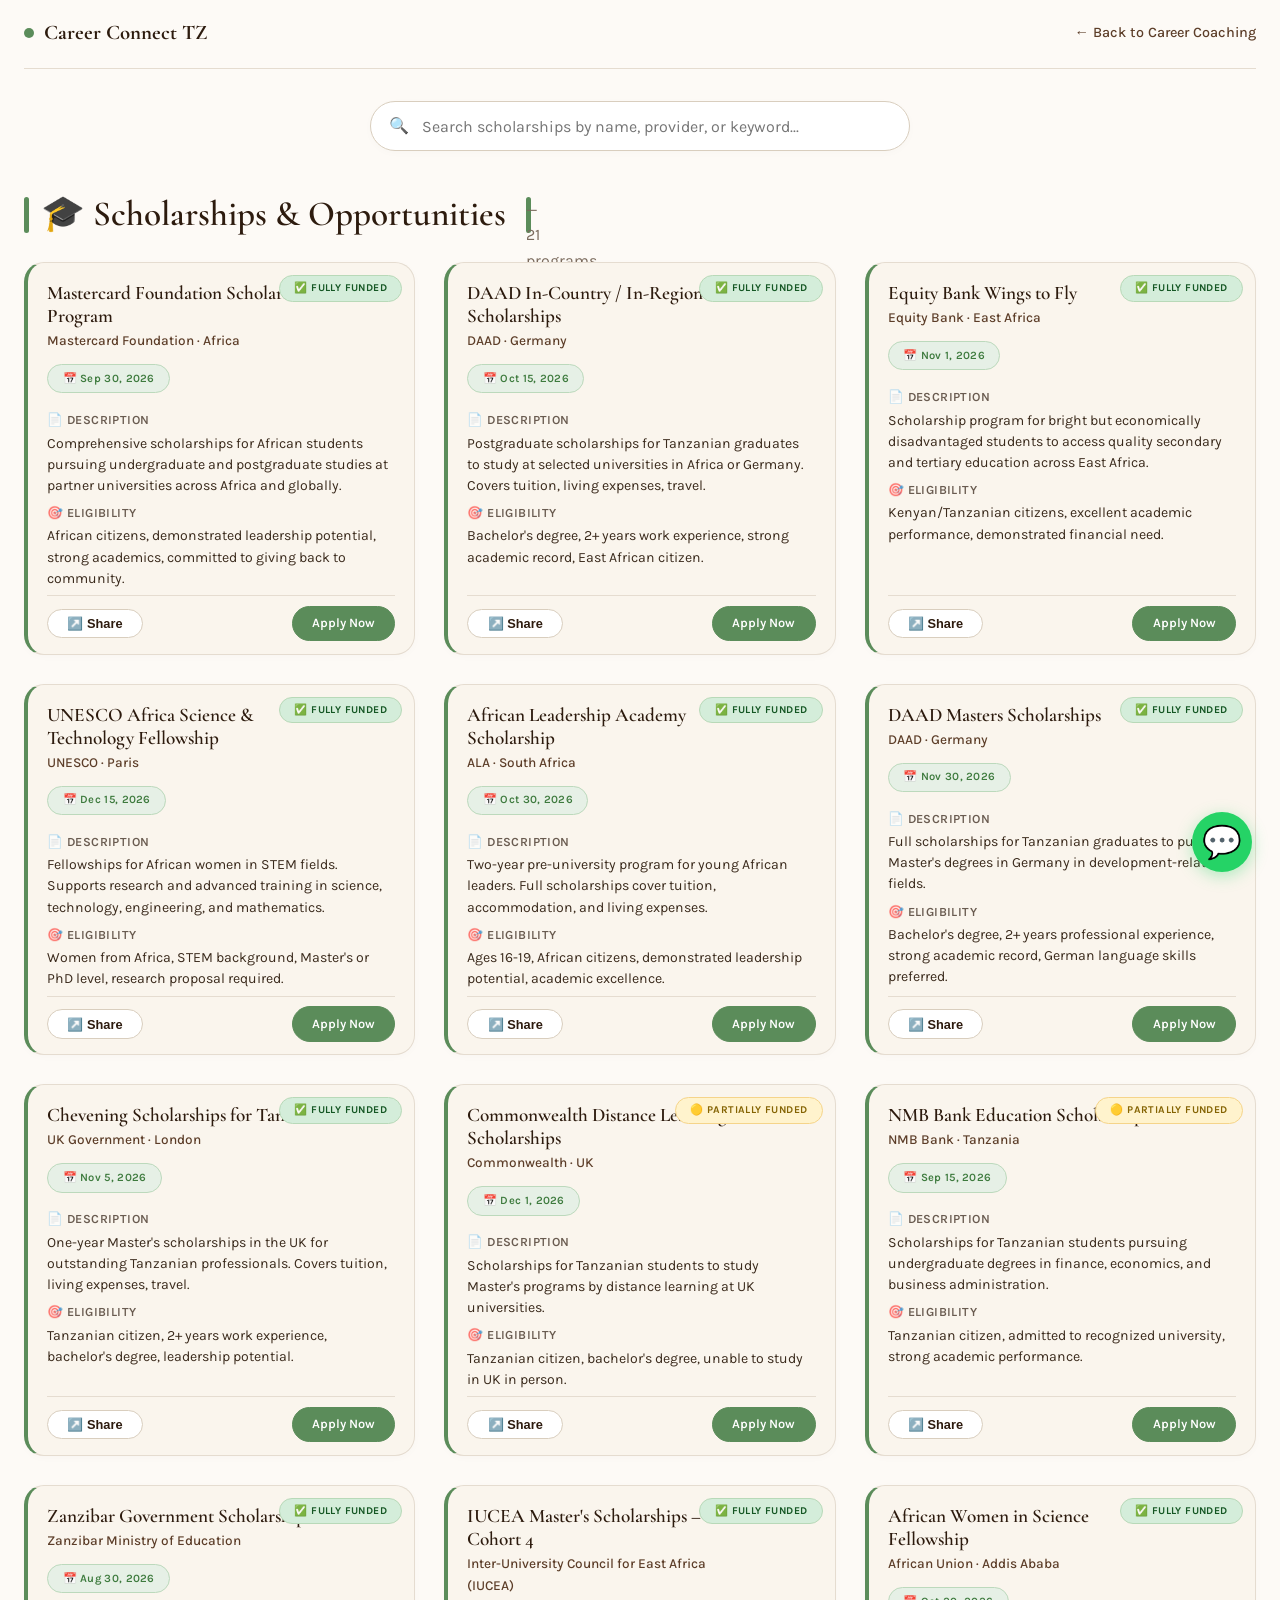
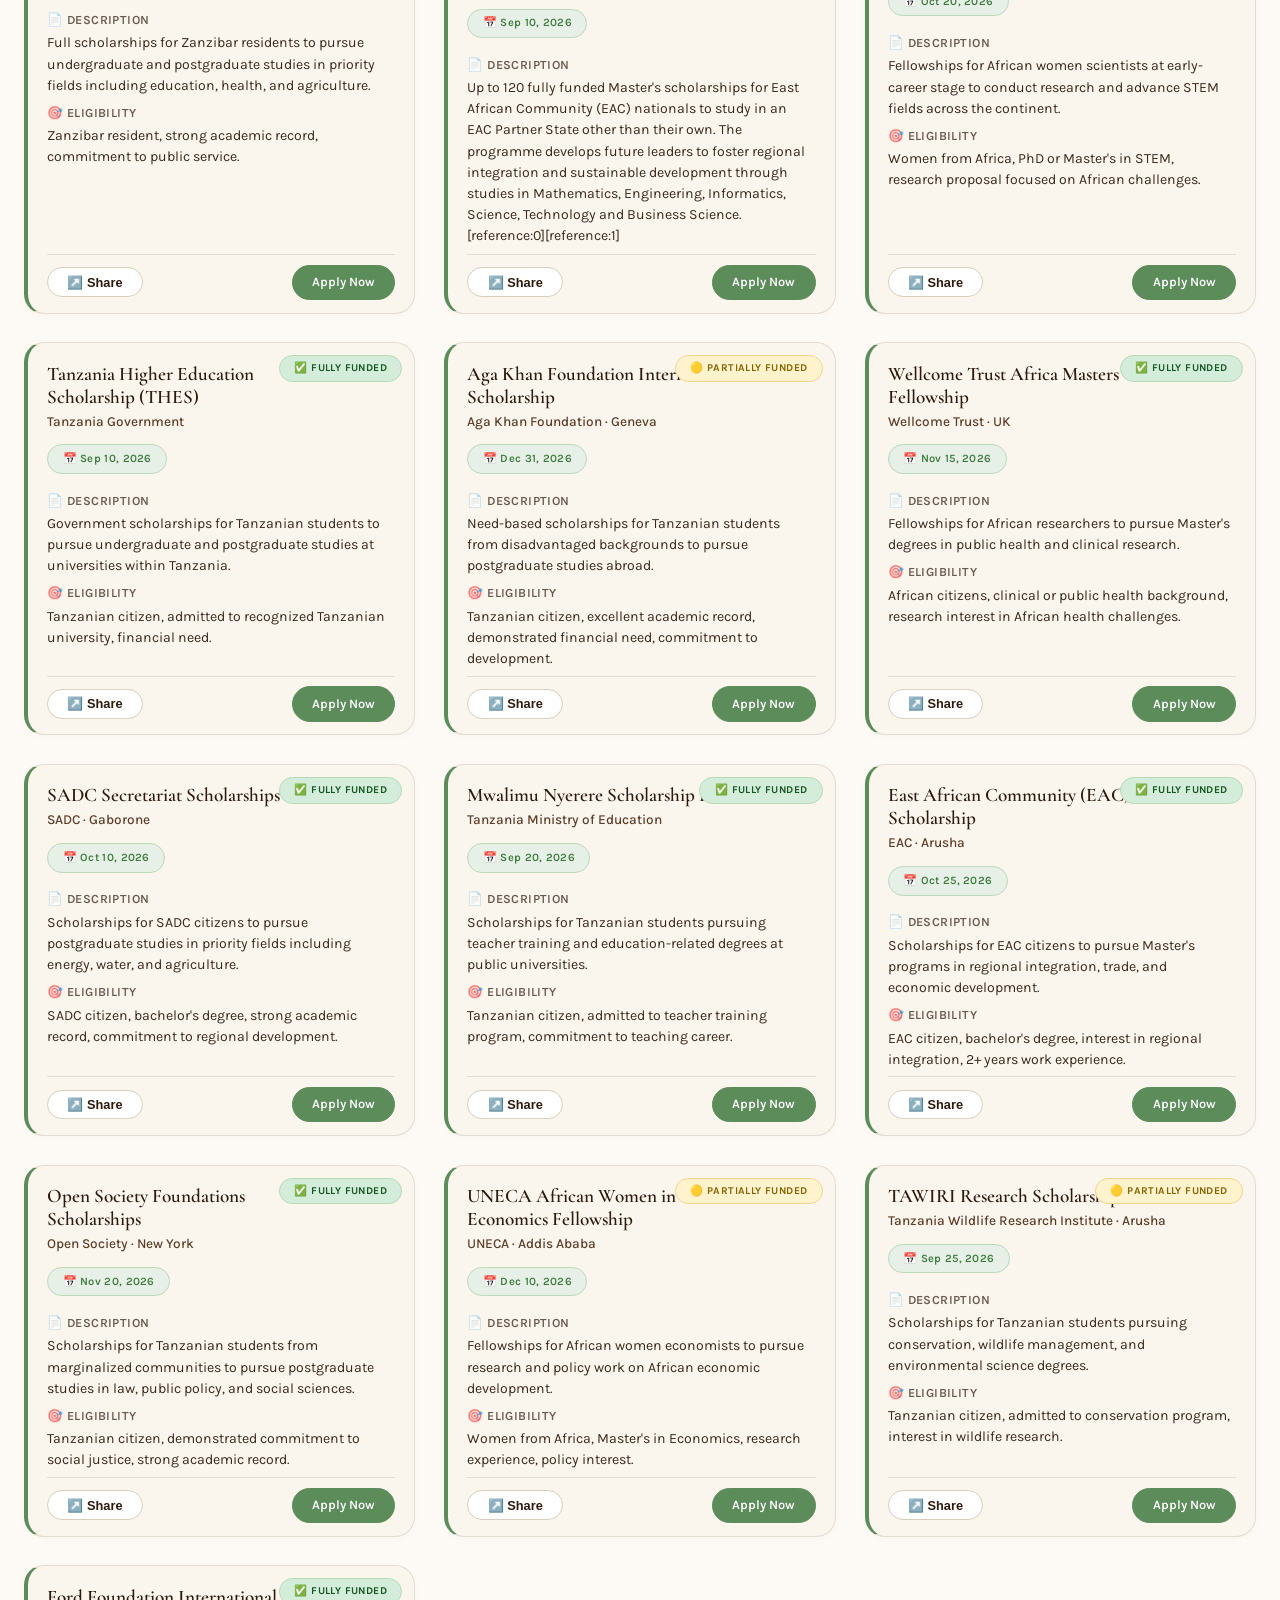
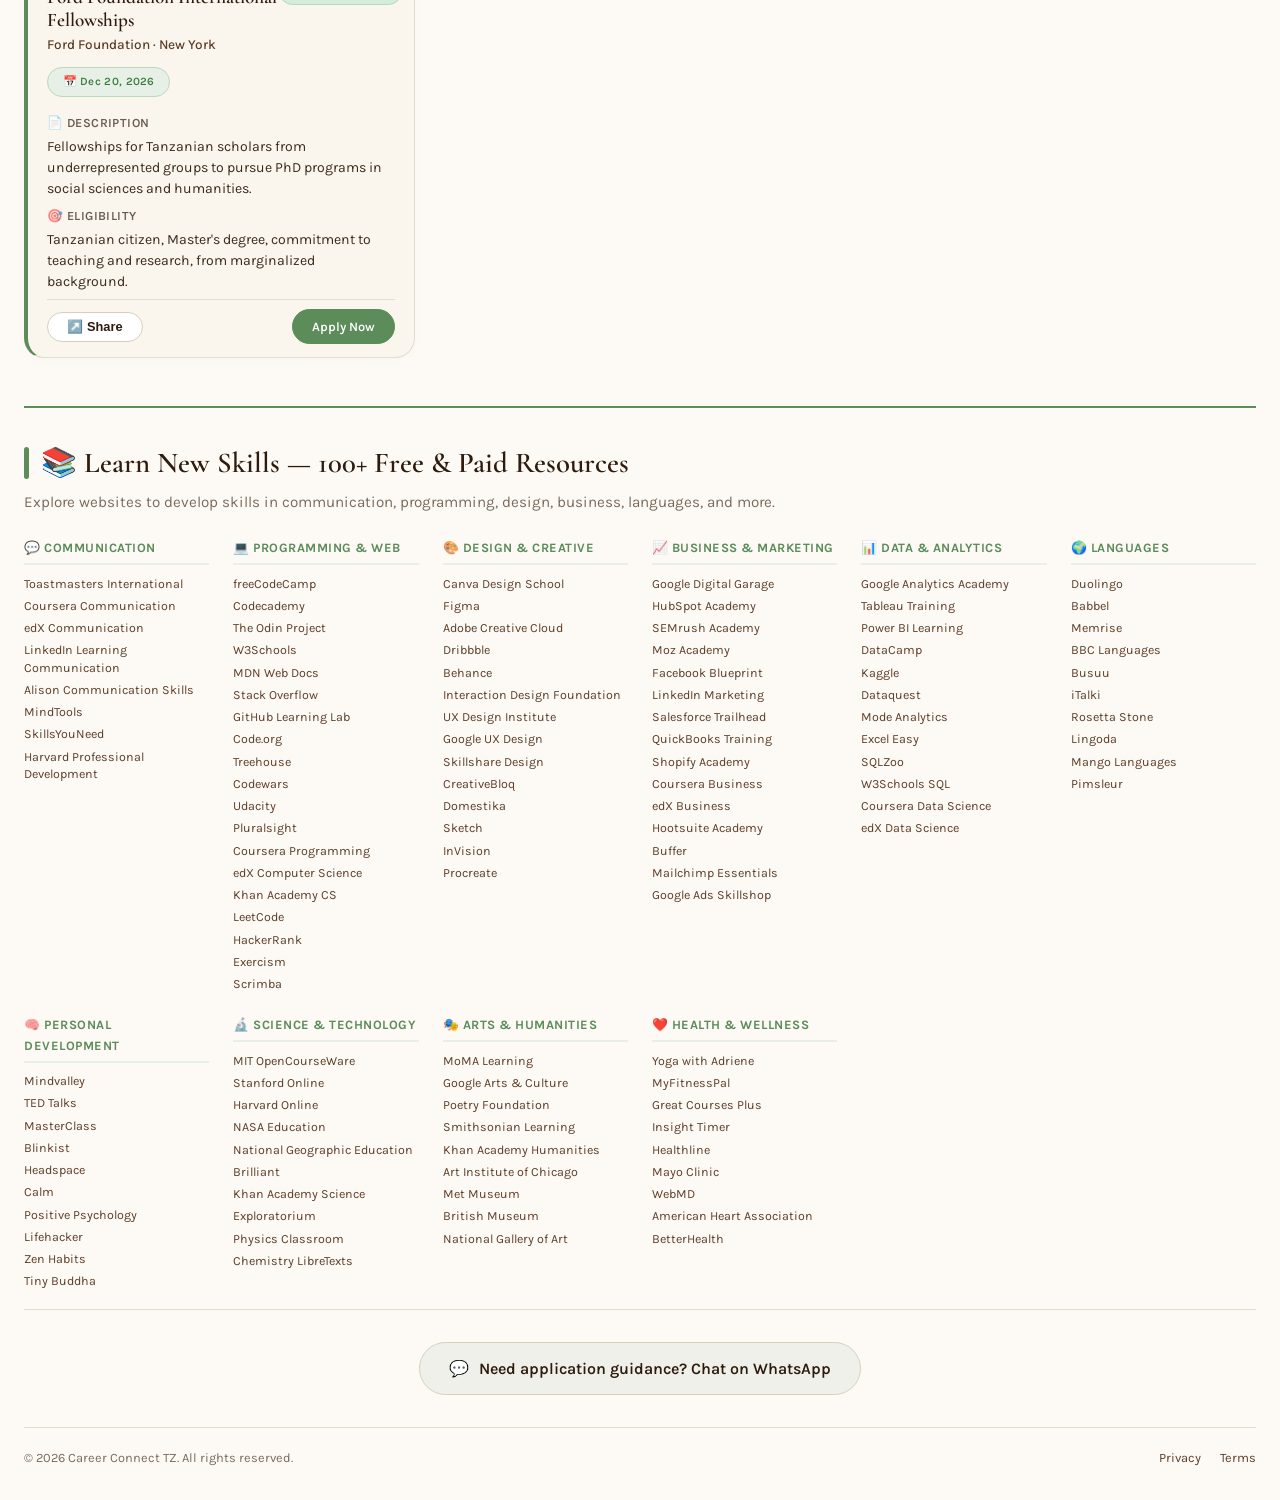
<file: scholarship.html>
<!DOCTYPE html>
<html lang="en">
<head>
  <meta charset="UTF-8" />
  <meta name="viewport" content="width=device-width, initial-scale=1.0, maximum-scale=1.5" />
  <title>Scholarships · Career Connect TZ</title>
  <link rel="preconnect" href="https://fonts.googleapis.com" />
  <link rel="preconnect" href="https://fonts.gstatic.com" crossorigin />
  <link href="https://fonts.googleapis.com/css2?family=Cormorant+Garamond:ital,wght@0,400;0,500;0,600;0,700;1,400;1,500&family=Karla:wght@300;400;500;600;700&display=swap" rel="stylesheet" />
  <style>
    * {
      margin: 0;
      padding: 0;
      box-sizing: border-box;
    }
    body {
      font-family: 'Karla', sans-serif;
      background: #fdfaf6;
      color: #2d1b0e;
      line-height: 1.6;
      padding: 0 1.5rem 2rem;
      scroll-behavior: smooth;
    }
    .page {
      max-width: 1400px;
      margin: 0 auto;
    }

    .scholarship-nav {
      display: flex;
      justify-content: space-between;
      align-items: center;
      padding: 1rem 0 1.2rem;
      border-bottom: 1px solid #e5dcd0;
      flex-wrap: wrap;
      gap: 0.6rem 1rem;
    }
    .logo-block {
      display: flex;
      align-items: center;
      gap: 10px;
      font-family: 'Cormorant Garamond', serif;
      font-weight: 700;
      font-size: 1.3rem;
      color: #2d1b0e;
      text-decoration: none;
    }
    .logo-dot {
      width: 10px;
      height: 10px;
      background: #5b8c5a;
      border-radius: 50%;
    }
    .nav-back {
      display: inline-flex;
      align-items: center;
      gap: 6px;
      color: #5c3d28;
      text-decoration: none;
      font-weight: 500;
      font-size: 0.9rem;
      transition: 0.2s;
      cursor: pointer;
    }
    .nav-back:hover {
      color: #5b8c5a;
      gap: 10px;
    }

    .search-section {
      margin: 2rem 0 2.2rem;
      display: flex;
      justify-content: center;
    }
    .search-wrap {
      position: relative;
      width: 100%;
      max-width: 540px;
    }
    .search-wrap input {
      width: 100%;
      padding: 0.9rem 1.5rem 0.9rem 3.2rem;
      border: 1px solid #d9cebe;
      border-radius: 60px;
      background: white;
      font-size: 1rem;
      font-family: 'Karla', sans-serif;
      transition: 0.2s;
      box-shadow: 0 2px 8px rgba(0, 0, 0, 0.02);
    }
    .search-wrap input:focus {
      outline: none;
      border-color: #5b8c5a;
      box-shadow: 0 4px 14px rgba(91, 140, 90, 0.08);
    }
    .search-icon {
      position: absolute;
      left: 1.2rem;
      top: 50%;
      transform: translateY(-50%);
      color: #7a6a5c;
      pointer-events: none;
    }

    .section-title {
      font-family: 'Cormorant Garamond', serif;
      font-size: 2.2rem;
      font-weight: 600;
      color: #2d1b0e;
      margin-bottom: 1.2rem;
      display: flex;
      align-items: center;
      gap: 12px;
    }
    .section-title span {
      background: #5b8c5a;
      width: 5px;
      height: 36px;
      border-radius: 4px;
      display: inline-block;
    }
    .section-sub {
      color: #7a6a5c;
      font-size: 1rem;
      font-weight: 400;
      margin-left: 8px;
      font-family: 'Karla', sans-serif;
    }

    .scholarship-grid {
      display: grid;
      grid-template-columns: repeat(auto-fit, minmax(300px, 1fr));
      gap: 1.8rem;
      margin-bottom: 3rem;
      align-items: stretch;
    }

    .scholarship-card {
      background: #faf5ed;
      border: 1px solid #e5dcd0;
      border-radius: 20px;
      padding: 1.2rem 1.2rem 0.8rem;
      display: flex;
      flex-direction: column;
      transition: 0.2s;
      box-shadow: 0 2px 8px rgba(45, 27, 14, 0.02);
      height: 100%;
      min-height: 340px;
      border-left: 4px solid #5b8c5a;
      cursor: pointer;
      position: relative;
    }
    .scholarship-card:hover {
      border-color: #5b8c5a;
      box-shadow: 0 8px 24px rgba(45, 27, 14, 0.08);
      transform: translateY(-3px);
    }

    .funding-badge {
      position: absolute;
      top: 12px;
      right: 12px;
      font-size: 0.65rem;
      font-weight: 700;
      padding: 0.25rem 0.9rem;
      border-radius: 40px;
      letter-spacing: 0.4px;
      text-transform: uppercase;
      background: #e6f0e6;
      color: #2d6a2d;
      border: 1px solid #bcd9bc;
    }
    .funding-badge.fully {
      background: #d4edda;
      color: #155724;
      border-color: #b8d9b8;
    }
    .funding-badge.partial {
      background: #fff3cd;
      color: #856404;
      border-color: #f5d48a;
    }
    .funding-badge.tuition {
      background: #cce5ff;
      color: #004085;
      border-color: #99c2e8;
    }

    .scholarship-card .card-header {
      display: flex;
      justify-content: space-between;
      align-items: flex-start;
      gap: 0.5rem 0.8rem;
      flex-wrap: wrap;
      margin-bottom: 0.4rem;
      flex-shrink: 0;
      padding-right: 70px;
    }
    .scholarship-card .job-title {
      font-family: 'Cormorant Garamond', serif;
      font-weight: 600;
      font-size: 1.2rem;
      color: #2d1b0e;
      line-height: 1.2;
    }
    .scholarship-card .company {
      font-weight: 500;
      color: #5c3d28;
      font-size: 0.85rem;
      display: block;
      margin-top: 2px;
    }
    .scholarship-card .deadline-badge {
      background: #e6f0e6;
      color: #3d7a3d;
      font-weight: 600;
      font-size: 0.7rem;
      padding: 0.3rem 0.9rem;
      border-radius: 40px;
      white-space: nowrap;
      border: 1px solid #bcd9bc;
      letter-spacing: 0.3px;
      flex-shrink: 0;
      margin-top: 4px;
    }
    .scholarship-card .deadline-badge.expired {
      background: #f1e6de;
      color: #8a7a6a;
      border-color: #d9cebe;
    }

    .scholarship-card .scroll-content {
      overflow-y: auto;
      padding-right: 6px;
      margin: 0.2rem 0 0.4rem;
      scrollbar-width: thin;
      scrollbar-color: #5b8c5a #efe8de;
      flex: 1;
      min-height: 110px;
      max-height: 200px;
    }
    .scholarship-card .scroll-content::-webkit-scrollbar {
      width: 5px;
    }
    .scholarship-card .scroll-content::-webkit-scrollbar-track {
      background: #efe8de;
      border-radius: 10px;
    }
    .scholarship-card .scroll-content::-webkit-scrollbar-thumb {
      background: #5b8c5a;
      border-radius: 10px;
    }
    .scholarship-card .scroll-content h4 {
      font-weight: 600;
      font-size: 0.78rem;
      margin: 0.5rem 0 0.1rem;
      color: #2d1b0e;
      letter-spacing: 0.4px;
      text-transform: uppercase;
      opacity: 0.7;
    }
    .scholarship-card .scroll-content p,
    .scholarship-card .scroll-content li {
      font-size: 0.88rem;
      color: #3a2a1c;
      line-height: 1.5;
    }

    .scholarship-card .card-actions {
      display: flex;
      justify-content: space-between;
      align-items: center;
      padding-top: 0.6rem;
      border-top: 1px solid #e5dcd0;
      margin-top: auto;
      flex-wrap: wrap;
      gap: 0.4rem;
      flex-shrink: 0;
    }
    .share-btn,
    .apply-btn {
      display: inline-flex;
      align-items: center;
      gap: 6px;
      padding: 0.4rem 1.2rem;
      border-radius: 40px;
      font-weight: 600;
      font-size: 0.8rem;
      text-decoration: none;
      transition: 0.15s;
      border: 1px solid transparent;
      cursor: pointer;
      background: white;
      color: #2d1b0e;
      border-color: #d9cebe;
    }
    .share-btn:hover {
      background: #fdf0e4;
      border-color: #5b8c5a;
    }
    .apply-btn {
      background: #5b8c5a;
      color: white;
      border-color: #5b8c5a;
    }
    .apply-btn:hover {
      background: #4a7a49;
      border-color: #4a7a49;
    }
    .apply-btn.disabled {
      opacity: 0.5;
      pointer-events: none;
      background: #b09a8a;
      border-color: #b09a8a;
    }

    /* ── Share Dropdown ── */
    .share-dropdown {
      position: relative;
      display: inline-block;
    }
    .share-menu {
      display: none;
      position: absolute;
      bottom: 120%;
      left: 0;
      background: white;
      border: 1px solid #d9cebe;
      border-radius: 18px;
      padding: 0.8rem 1rem;
      min-width: 190px;
      box-shadow: 0 12px 28px rgba(0, 0, 0, 0.06);
      z-index: 20;
      backdrop-filter: blur(8px);
    }
    .share-menu.open {
      display: block;
    }
    .share-menu a {
      display: flex;
      align-items: center;
      gap: 10px;
      padding: 0.4rem 0;
      color: #2d1b0e;
      text-decoration: none;
      font-size: 0.85rem;
      font-weight: 500;
      border-bottom: 1px solid #f0ece4;
      cursor: pointer;
      transition: 0.1s;
    }
    .share-menu a:last-child {
      border-bottom: none;
    }
    .share-menu a:hover {
      color: #5b8c5a;
      padding-left: 4px;
    }

    /* ── Floating WhatsApp Popup ── */
    .whatsapp-float {
      position: fixed;
      bottom: 28px;
      right: 28px;
      z-index: 999;
      display: flex;
      flex-direction: column;
      align-items: flex-end;
      gap: 10px;
    }
    .whatsapp-popup {
      background: white;
      border-radius: 18px;
      padding: 1rem 1.4rem;
      box-shadow: 0 8px 32px rgba(0, 0, 0, 0.12);
      border: 1px solid #e5dcd0;
      max-width: 260px;
      font-size: 0.9rem;
      color: #2d1b0e;
      line-height: 1.5;
      transform-origin: bottom right;
      transition: opacity 0.3s ease, transform 0.3s ease;
      opacity: 0;
      transform: scale(0.92) translateY(10px);
      pointer-events: none;
      position: relative;
    }
    .whatsapp-popup.show {
      opacity: 1;
      transform: scale(1) translateY(0);
      pointer-events: auto;
    }
    .whatsapp-popup strong {
      color: #5b8c5a;
    }
    .whatsapp-popup .popup-link {
      display: inline-block;
      margin-top: 8px;
      background: #25d366;
      color: white;
      padding: 0.4rem 1.2rem;
      border-radius: 40px;
      text-decoration: none;
      font-weight: 600;
      font-size: 0.8rem;
      transition: 0.15s;
    }
    .whatsapp-popup .popup-link:hover {
      background: #1da851;
    }
    .whatsapp-popup .popup-close {
      position: absolute;
      top: 6px;
      right: 10px;
      background: none;
      border: none;
      font-size: 1.2rem;
      cursor: pointer;
      color: #b09a8a;
      line-height: 1;
    }
    .whatsapp-popup .popup-close:hover {
      color: #5c3d28;
    }
    .whatsapp-float .wa-icon {
      width: 60px;
      height: 60px;
      background: #25d366;
      border-radius: 50%;
      display: flex;
      align-items: center;
      justify-content: center;
      box-shadow: 0 4px 16px rgba(37, 211, 102, 0.35);
      cursor: pointer;
      transition: 0.2s;
      border: none;
      color: white;
      font-size: 2rem;
      text-decoration: none;
      flex-shrink: 0;
    }
    .whatsapp-float .wa-icon:hover {
      transform: scale(1.05);
      box-shadow: 0 6px 24px rgba(37, 211, 102, 0.45);
    }

    /* ── Footer Learning Resources ── */
    .footer-learning {
      margin: 3rem 0 1.5rem;
      padding: 2rem 0 1rem;
      border-top: 2px solid #5b8c5a;
      border-bottom: 1px solid #e5dcd0;
    }
    .footer-learning-title {
      font-family: 'Cormorant Garamond', serif;
      font-size: 1.8rem;
      font-weight: 600;
      color: #2d1b0e;
      margin-bottom: 0.2rem;
      display: flex;
      align-items: center;
      gap: 12px;
    }
    .footer-learning-title span {
      background: #5b8c5a;
      width: 5px;
      height: 32px;
      border-radius: 4px;
      display: inline-block;
    }
    .footer-learning-sub {
      color: #7a6a5c;
      font-size: 0.95rem;
      margin-bottom: 1.5rem;
    }
    .footer-learning-grid {
      display: grid;
      grid-template-columns: repeat(auto-fit, minmax(180px, 1fr));
      gap: 1.2rem 1.5rem;
    }
    .footer-learning-col h5 {
      font-weight: 700;
      font-size: 0.8rem;
      letter-spacing: 0.5px;
      text-transform: uppercase;
      color: #5b8c5a;
      margin-bottom: 0.5rem;
      border-bottom: 2px solid #e6f0e6;
      padding-bottom: 0.3rem;
    }
    .footer-learning-col a {
      display: block;
      font-size: 0.78rem;
      color: #5c3d28;
      text-decoration: none;
      padding: 0.15rem 0;
      transition: 0.1s;
      line-height: 1.4;
    }
    .footer-learning-col a:hover {
      color: #5b8c5a;
      padding-left: 4px;
    }

    .whatsapp-cta-bottom {
      display: inline-flex;
      align-items: center;
      gap: 10px;
      background: #f0f0ea;
      padding: 0.8rem 1.8rem;
      border-radius: 60px;
      margin: 0.5rem 0 1rem;
      text-decoration: none;
      color: #2d1b0e;
      font-weight: 600;
      border: 1px solid #d9cebe;
      transition: 0.15s;
    }
    .whatsapp-cta-bottom:hover {
      background: #e2ddd2;
      border-color: #5b8c5a;
    }

    .footer-bottom {
      display: flex;
      justify-content: space-between;
      align-items: center;
      flex-wrap: wrap;
      gap: 0.5rem 1rem;
      font-size: 0.8rem;
      color: #7a6a5c;
      border-top: 1px solid #e5dcd0;
      padding-top: 1.2rem;
    }

    @media (max-width: 780px) {
      .footer-learning-grid {
        grid-template-columns: repeat(3, 1fr);
      }
    }
    @media (max-width: 480px) {
      .footer-learning-grid {
        grid-template-columns: repeat(2, 1fr);
      }
      .scholarship-grid {
        grid-template-columns: 1fr;
      }
      .scholarship-card .card-header {
        padding-right: 0;
      }
      .funding-badge {
        position: relative;
        top: auto;
        right: auto;
        display: inline-block;
        margin-bottom: 6px;
      }
      .whatsapp-float {
        bottom: 16px;
        right: 16px;
      }
      .whatsapp-popup {
        max-width: 210px;
        font-size: 0.8rem;
        padding: 0.8rem 1rem;
      }
      .whatsapp-float .wa-icon {
        width: 50px;
        height: 50px;
        font-size: 1.6rem;
      }
    }
    .no-result {
      text-align: center;
      padding: 3rem 1rem;
      color: #7a6a5c;
      font-size: 1rem;
      grid-column: 1 / -1;
    }
    .scholarship-card.hidden {
      display: none;
    }
  </style>
</head>
<body>
  <div class="page">

    <!-- ─── NAV ─── -->
    <nav class="scholarship-nav">
      <a href="#" class="logo-block">
        <span class="logo-dot"></span>Career Connect TZ
      </a>
      <a href="HTML.html" target="_blank" class="nav-back">← Back to Career Coaching</a>
    </nav>

    <!-- ─── SEARCH ─── -->
    <div class="search-section">
      <div class="search-wrap">
        <span class="search-icon">🔍</span>
        <input type="text" id="scholarshipSearch" placeholder="Search scholarships by name, provider, or keyword..." />
      </div>
    </div>

    <!-- ─── SCHOLARSHIPS ─── -->
    <div class="section-title">
      <span></span> 🎓 Scholarships &amp; Opportunities
      <span class="section-sub">— 21 programs</span>
    </div>

    <div class="scholarship-grid" id="scholarshipGrid">

      <!-- ===== CARD 1 ===== -->
      <div class="scholarship-card" data-id="1" data-link="https://mastercardfdn.org/scholars">
        <div class="funding-badge fully">✅ Fully Funded</div>
        <div class="card-header">
          <div>
            <div class="job-title">Mastercard Foundation Scholars Program</div>
            <span class="company">Mastercard Foundation · Africa</span>
          </div>
          <span class="deadline-badge">📅 Sep 30, 2026</span>
        </div>
        <div class="scroll-content">
          <h4>📄 Description</h4>
          <p>Comprehensive scholarships for African students pursuing undergraduate and postgraduate studies at partner universities across Africa and globally.</p>
          <h4>🎯 Eligibility</h4>
          <p>African citizens, demonstrated leadership potential, strong academics, committed to giving back to community.</p>
        </div>
        <div class="card-actions">
          <div class="share-dropdown">
            <button class="share-btn" onclick="event.stopPropagation();toggleShare(this);">↗️ Share</button>
            <div class="share-menu">
              <a onclick="event.stopPropagation();shareNow('facebook', this);">📘 Facebook</a>
              <a onclick="event.stopPropagation();shareNow('twitter', this);">🐦 Twitter</a>
              <a onclick="event.stopPropagation();shareNow('linkedin', this);">🔗 LinkedIn</a>
              <a onclick="event.stopPropagation();shareNow('whatsapp', this);">💬 WhatsApp</a>
              <a onclick="event.stopPropagation();shareNow('tiktok', this);">🎵 TikTok</a>
              <a onclick="event.stopPropagation();shareNow('instagram', this);">📸 Instagram</a>
              <a onclick="event.stopPropagation();shareNow('copy', this);">📋 Copy link</a>
            </div>
          </div>
          <a href="https://mastercardfdn.org/scholars" target="_blank" class="apply-btn" onclick="event.stopPropagation();">Apply Now</a>
        </div>
      </div>

      <!-- ===== CARD 2 ===== -->
      <div class="scholarship-card" data-id="2" data-link="https://www.daad.de/en/">
        <div class="funding-badge fully">✅ Fully Funded</div>
        <div class="card-header">
          <div>
            <div class="job-title">DAAD In-Country / In-Region Scholarships</div>
            <span class="company">DAAD · Germany</span>
          </div>
          <span class="deadline-badge">📅 Oct 15, 2026</span>
        </div>
        <div class="scroll-content">
          <h4>📄 Description</h4>
          <p>Postgraduate scholarships for Tanzanian graduates to study at selected universities in Africa or Germany. Covers tuition, living expenses, travel.</p>
          <h4>🎯 Eligibility</h4>
          <p>Bachelor's degree, 2+ years work experience, strong academic record, East African citizen.</p>
        </div>
        <div class="card-actions">
          <div class="share-dropdown">
            <button class="share-btn" onclick="event.stopPropagation();toggleShare(this);">↗️ Share</button>
            <div class="share-menu">
              <a onclick="event.stopPropagation();shareNow('facebook', this);">📘 Facebook</a>
              <a onclick="event.stopPropagation();shareNow('twitter', this);">🐦 Twitter</a>
              <a onclick="event.stopPropagation();shareNow('linkedin', this);">🔗 LinkedIn</a>
              <a onclick="event.stopPropagation();shareNow('whatsapp', this);">💬 WhatsApp</a>
              <a onclick="event.stopPropagation();shareNow('tiktok', this);">🎵 TikTok</a>
              <a onclick="event.stopPropagation();shareNow('instagram', this);">📸 Instagram</a>
              <a onclick="event.stopPropagation();shareNow('copy', this);">📋 Copy link</a>
            </div>
          </div>
          <a href="https://www.daad.de/en/" target="_blank" class="apply-btn" onclick="event.stopPropagation();">Apply Now</a>
        </div>
      </div>

      <!-- ===== CARD 3 ===== -->
      <div class="scholarship-card" data-id="3" data-link="https://equitybank.co.tz/scholarships">
        <div class="funding-badge fully">✅ Fully Funded</div>
        <div class="card-header">
          <div>
            <div class="job-title">Equity Bank Wings to Fly</div>
            <span class="company">Equity Bank · East Africa</span>
          </div>
          <span class="deadline-badge">📅 Nov 1, 2026</span>
        </div>
        <div class="scroll-content">
          <h4>📄 Description</h4>
          <p>Scholarship program for bright but economically disadvantaged students to access quality secondary and tertiary education across East Africa.</p>
          <h4>🎯 Eligibility</h4>
          <p>Kenyan/Tanzanian citizens, excellent academic performance, demonstrated financial need.</p>
        </div>
        <div class="card-actions">
          <div class="share-dropdown">
            <button class="share-btn" onclick="event.stopPropagation();toggleShare(this);">↗️ Share</button>
            <div class="share-menu">
              <a onclick="event.stopPropagation();shareNow('facebook', this);">📘 Facebook</a>
              <a onclick="event.stopPropagation();shareNow('twitter', this);">🐦 Twitter</a>
              <a onclick="event.stopPropagation();shareNow('linkedin', this);">🔗 LinkedIn</a>
              <a onclick="event.stopPropagation();shareNow('whatsapp', this);">💬 WhatsApp</a>
              <a onclick="event.stopPropagation();shareNow('tiktok', this);">🎵 TikTok</a>
              <a onclick="event.stopPropagation();shareNow('instagram', this);">📸 Instagram</a>
              <a onclick="event.stopPropagation();shareNow('copy', this);">📋 Copy link</a>
            </div>
          </div>
          <a href="https://equitybank.co.tz/scholarships" target="_blank" class="apply-btn" onclick="event.stopPropagation();">Apply Now</a>
        </div>
      </div>

      <!-- ===== CARD 4 ===== -->
      <div class="scholarship-card" data-id="4" data-link="https://unesco.org/africa-fellowships">
        <div class="funding-badge fully">✅ Fully Funded</div>
        <div class="card-header">
          <div>
            <div class="job-title">UNESCO Africa Science &amp; Technology Fellowship</div>
            <span class="company">UNESCO · Paris</span>
          </div>
          <span class="deadline-badge">📅 Dec 15, 2026</span>
        </div>
        <div class="scroll-content">
          <h4>📄 Description</h4>
          <p>Fellowships for African women in STEM fields. Supports research and advanced training in science, technology, engineering, and mathematics.</p>
          <h4>🎯 Eligibility</h4>
          <p>Women from Africa, STEM background, Master's or PhD level, research proposal required.</p>
        </div>
        <div class="card-actions">
          <div class="share-dropdown">
            <button class="share-btn" onclick="event.stopPropagation();toggleShare(this);">↗️ Share</button>
            <div class="share-menu">
              <a onclick="event.stopPropagation();shareNow('facebook', this);">📘 Facebook</a>
              <a onclick="event.stopPropagation();shareNow('twitter', this);">🐦 Twitter</a>
              <a onclick="event.stopPropagation();shareNow('linkedin', this);">🔗 LinkedIn</a>
              <a onclick="event.stopPropagation();shareNow('whatsapp', this);">💬 WhatsApp</a>
              <a onclick="event.stopPropagation();shareNow('tiktok', this);">🎵 TikTok</a>
              <a onclick="event.stopPropagation();shareNow('instagram', this);">📸 Instagram</a>
              <a onclick="event.stopPropagation();shareNow('copy', this);">📋 Copy link</a>
            </div>
          </div>
          <a href="https://unesco.org/africa-fellowships" target="_blank" class="apply-btn" onclick="event.stopPropagation();">Apply Now</a>
        </div>
      </div>

      <!-- ===== CARD 5 ===== -->
      <div class="scholarship-card" data-id="5" data-link="https://www.africanleadershipacademy.org">
        <div class="funding-badge fully">✅ Fully Funded</div>
        <div class="card-header">
          <div>
            <div class="job-title">African Leadership Academy Scholarship</div>
            <span class="company">ALA · South Africa</span>
          </div>
          <span class="deadline-badge">📅 Oct 30, 2026</span>
        </div>
        <div class="scroll-content">
          <h4>📄 Description</h4>
          <p>Two-year pre-university program for young African leaders. Full scholarships cover tuition, accommodation, and living expenses.</p>
          <h4>🎯 Eligibility</h4>
          <p>Ages 16-19, African citizens, demonstrated leadership potential, academic excellence.</p>
        </div>
        <div class="card-actions">
          <div class="share-dropdown">
            <button class="share-btn" onclick="event.stopPropagation();toggleShare(this);">↗️ Share</button>
            <div class="share-menu">
              <a onclick="event.stopPropagation();shareNow('facebook', this);">📘 Facebook</a>
              <a onclick="event.stopPropagation();shareNow('twitter', this);">🐦 Twitter</a>
              <a onclick="event.stopPropagation();shareNow('linkedin', this);">🔗 LinkedIn</a>
              <a onclick="event.stopPropagation();shareNow('whatsapp', this);">💬 WhatsApp</a>
              <a onclick="event.stopPropagation();shareNow('tiktok', this);">🎵 TikTok</a>
              <a onclick="event.stopPropagation();shareNow('instagram', this);">📸 Instagram</a>
              <a onclick="event.stopPropagation();shareNow('copy', this);">📋 Copy link</a>
            </div>
          </div>
          <a href="https://www.africanleadershipacademy.org" target="_blank" class="apply-btn" onclick="event.stopPropagation();">Apply Now</a>
        </div>
      </div>

      <!-- ===== CARD 6 ===== -->
      <div class="scholarship-card" data-id="6" data-link="https://www.daad.de/en/">
        <div class="funding-badge fully">✅ Fully Funded</div>
        <div class="card-header">
          <div>
            <div class="job-title">DAAD Masters Scholarships</div>
            <span class="company">DAAD · Germany</span>
          </div>
          <span class="deadline-badge">📅 Nov 30, 2026</span>
        </div>
        <div class="scroll-content">
          <h4>📄 Description</h4>
          <p>Full scholarships for Tanzanian graduates to pursue Master's degrees in Germany in development-related fields.</p>
          <h4>🎯 Eligibility</h4>
          <p>Bachelor's degree, 2+ years professional experience, strong academic record, German language skills preferred.</p>
        </div>
        <div class="card-actions">
          <div class="share-dropdown">
            <button class="share-btn" onclick="event.stopPropagation();toggleShare(this);">↗️ Share</button>
            <div class="share-menu">
              <a onclick="event.stopPropagation();shareNow('facebook', this);">📘 Facebook</a>
              <a onclick="event.stopPropagation();shareNow('twitter', this);">🐦 Twitter</a>
              <a onclick="event.stopPropagation();shareNow('linkedin', this);">🔗 LinkedIn</a>
              <a onclick="event.stopPropagation();shareNow('whatsapp', this);">💬 WhatsApp</a>
              <a onclick="event.stopPropagation();shareNow('tiktok', this);">🎵 TikTok</a>
              <a onclick="event.stopPropagation();shareNow('instagram', this);">📸 Instagram</a>
              <a onclick="event.stopPropagation();shareNow('copy', this);">📋 Copy link</a>
            </div>
          </div>
          <a href="https://www.daad.de/en/" target="_blank" class="apply-btn" onclick="event.stopPropagation();">Apply Now</a>
        </div>
      </div>

      <!-- ===== CARD 7 ===== -->
      <div class="scholarship-card" data-id="7" data-link="https://www.chevening.org">
        <div class="funding-badge fully">✅ Fully Funded</div>
        <div class="card-header">
          <div>
            <div class="job-title">Chevening Scholarships for Tanzania</div>
            <span class="company">UK Government · London</span>
          </div>
          <span class="deadline-badge">📅 Nov 5, 2026</span>
        </div>
        <div class="scroll-content">
          <h4>📄 Description</h4>
          <p>One-year Master's scholarships in the UK for outstanding Tanzanian professionals. Covers tuition, living expenses, travel.</p>
          <h4>🎯 Eligibility</h4>
          <p>Tanzanian citizen, 2+ years work experience, bachelor's degree, leadership potential.</p>
        </div>
        <div class="card-actions">
          <div class="share-dropdown">
            <button class="share-btn" onclick="event.stopPropagation();toggleShare(this);">↗️ Share</button>
            <div class="share-menu">
              <a onclick="event.stopPropagation();shareNow('facebook', this);">📘 Facebook</a>
              <a onclick="event.stopPropagation();shareNow('twitter', this);">🐦 Twitter</a>
              <a onclick="event.stopPropagation();shareNow('linkedin', this);">🔗 LinkedIn</a>
              <a onclick="event.stopPropagation();shareNow('whatsapp', this);">💬 WhatsApp</a>
              <a onclick="event.stopPropagation();shareNow('tiktok', this);">🎵 TikTok</a>
              <a onclick="event.stopPropagation();shareNow('instagram', this);">📸 Instagram</a>
              <a onclick="event.stopPropagation();shareNow('copy', this);">📋 Copy link</a>
            </div>
          </div>
          <a href="https://www.chevening.org" target="_blank" class="apply-btn" onclick="event.stopPropagation();">Apply Now</a>
        </div>
      </div>

      <!-- ===== CARD 8 ===== -->
      <div class="scholarship-card" data-id="8" data-link="https://cscuk.fcdo.gov.uk">
        <div class="funding-badge partial">🟡 Partially Funded</div>
        <div class="card-header">
          <div>
            <div class="job-title">Commonwealth Distance Learning Scholarships</div>
            <span class="company">Commonwealth · UK</span>
          </div>
          <span class="deadline-badge">📅 Dec 1, 2026</span>
        </div>
        <div class="scroll-content">
          <h4>📄 Description</h4>
          <p>Scholarships for Tanzanian students to study Master's programs by distance learning at UK universities.</p>
          <h4>🎯 Eligibility</h4>
          <p>Tanzanian citizen, bachelor's degree, unable to study in UK in person.</p>
        </div>
        <div class="card-actions">
          <div class="share-dropdown">
            <button class="share-btn" onclick="event.stopPropagation();toggleShare(this);">↗️ Share</button>
            <div class="share-menu">
              <a onclick="event.stopPropagation();shareNow('facebook', this);">📘 Facebook</a>
              <a onclick="event.stopPropagation();shareNow('twitter', this);">🐦 Twitter</a>
              <a onclick="event.stopPropagation();shareNow('linkedin', this);">🔗 LinkedIn</a>
              <a onclick="event.stopPropagation();shareNow('whatsapp', this);">💬 WhatsApp</a>
              <a onclick="event.stopPropagation();shareNow('tiktok', this);">🎵 TikTok</a>
              <a onclick="event.stopPropagation();shareNow('instagram', this);">📸 Instagram</a>
              <a onclick="event.stopPropagation();shareNow('copy', this);">📋 Copy link</a>
            </div>
          </div>
          <a href="https://cscuk.fcdo.gov.uk" target="_blank" class="apply-btn" onclick="event.stopPropagation();">Apply Now</a>
        </div>
      </div>

      <!-- ===== CARD 9 ===== -->
      <div class="scholarship-card" data-id="9" data-link="https://www.nmbbank.co.tz">
        <div class="funding-badge partial">🟡 Partially Funded</div>
        <div class="card-header">
          <div>
            <div class="job-title">NMB Bank Education Scholarship</div>
            <span class="company">NMB Bank · Tanzania</span>
          </div>
          <span class="deadline-badge">📅 Sep 15, 2026</span>
        </div>
        <div class="scroll-content">
          <h4>📄 Description</h4>
          <p>Scholarships for Tanzanian students pursuing undergraduate degrees in finance, economics, and business administration.</p>
          <h4>🎯 Eligibility</h4>
          <p>Tanzanian citizen, admitted to recognized university, strong academic performance.</p>
        </div>
        <div class="card-actions">
          <div class="share-dropdown">
            <button class="share-btn" onclick="event.stopPropagation();toggleShare(this);">↗️ Share</button>
            <div class="share-menu">
              <a onclick="event.stopPropagation();shareNow('facebook', this);">📘 Facebook</a>
              <a onclick="event.stopPropagation();shareNow('twitter', this);">🐦 Twitter</a>
              <a onclick="event.stopPropagation();shareNow('linkedin', this);">🔗 LinkedIn</a>
              <a onclick="event.stopPropagation();shareNow('whatsapp', this);">💬 WhatsApp</a>
              <a onclick="event.stopPropagation();shareNow('tiktok', this);">🎵 TikTok</a>
              <a onclick="event.stopPropagation();shareNow('instagram', this);">📸 Instagram</a>
              <a onclick="event.stopPropagation();shareNow('copy', this);">📋 Copy link</a>
            </div>
          </div>
          <a href="https://www.nmbbank.co.tz" target="_blank" class="apply-btn" onclick="event.stopPropagation();">Apply Now</a>
        </div>
      </div>

      <!-- ===== CARD 10 ===== -->
      <div class="scholarship-card" data-id="10" data-link="https://www.zanzibar.go.tz">
        <div class="funding-badge fully">✅ Fully Funded</div>
        <div class="card-header">
          <div>
            <div class="job-title">Zanzibar Government Scholarship</div>
            <span class="company">Zanzibar Ministry of Education</span>
          </div>
          <span class="deadline-badge">📅 Aug 30, 2026</span>
        </div>
        <div class="scroll-content">
          <h4>📄 Description</h4>
          <p>Full scholarships for Zanzibar residents to pursue undergraduate and postgraduate studies in priority fields including education, health, and agriculture.</p>
          <h4>🎯 Eligibility</h4>
          <p>Zanzibar resident, strong academic record, commitment to public service.</p>
        </div>
        <div class="card-actions">
          <div class="share-dropdown">
            <button class="share-btn" onclick="event.stopPropagation();toggleShare(this);">↗️ Share</button>
            <div class="share-menu">
              <a onclick="event.stopPropagation();shareNow('facebook', this);">📘 Facebook</a>
              <a onclick="event.stopPropagation();shareNow('twitter', this);">🐦 Twitter</a>
              <a onclick="event.stopPropagation();shareNow('linkedin', this);">🔗 LinkedIn</a>
              <a onclick="event.stopPropagation();shareNow('whatsapp', this);">💬 WhatsApp</a>
              <a onclick="event.stopPropagation();shareNow('tiktok', this);">🎵 TikTok</a>
              <a onclick="event.stopPropagation();shareNow('instagram', this);">📸 Instagram</a>
              <a onclick="event.stopPropagation();shareNow('copy', this);">📋 Copy link</a>
            </div>
          </div>
          <a href="https://www.zanzibar.go.tz" target="_blank" class="apply-btn" onclick="event.stopPropagation();">Apply Now</a>
        </div>
      </div>



<!-- ===== CARD 10 ===== -->
      <div class="scholarship-card" data-id="10" data-link="https://iucea.org/two-year-funded-masters-scholarships-for-cohort-4/">
        <div class="funding-badge fully">✅ Fully Funded</div>
        <div class="card-header">
          <div>
            <div class="job-title">IUCEA Master's Scholarships – Cohort 4</div>
            <span class="company">Inter-University Council for East Africa (IUCEA)</span>
          </div>
          <span class="deadline-badge">📅 Sep 10, 2026</span>
        </div>
        <div class="scroll-content">
          <h4>📄 Description</h4>
          <p>Up to 120 fully funded Master's scholarships for East African Community (EAC) nationals to study in an EAC Partner State other than their own. The programme develops future leaders to foster regional integration and sustainable development through studies in Mathematics, Engineering, Informatics, Science, Technology and Business Science.[reference:0][reference:1]</p>
          <h4>🎯 Eligibility</h4>
          <p>EAC nationals (Burundi, DRC, Kenya, Rwanda, Somalia, South Sudan, Tanzania, Uganda)[reference:2], aged below 35[reference:3], Bachelor's degree with Second Class Upper or equivalent[reference:4], apply to study in another EAC country[reference:5]. Female applicants, persons with disabilities and disadvantaged backgrounds strongly encouraged.[reference:6]</p>
          <h4>💰 Scholarship Package</h4>
          <p>Return economy air ticket, full tuition fees, €200 arrival allowance, €380 monthly stipend, €650 study materials lump sum, €1,500 research allowance, medical insurance, and visa/entry fees.[reference:7]</p>
        </div>
        <div class="card-actions">
          <div class="share-dropdown">
            <button class="share-btn" onclick="event.stopPropagation();toggleShare(this);">↗️ Share</button>
            <div class="share-menu">
              <a onclick="event.stopPropagation();shareNow('facebook', this);">📘 Facebook</a>
              <a onclick="event.stopPropagation();shareNow('twitter', this);">🐦 Twitter</a>
              <a onclick="event.stopPropagation();shareNow('linkedin', this);">🔗 LinkedIn</a>
              <a onclick="event.stopPropagation();shareNow('whatsapp', this);">💬 WhatsApp</a>
              <a onclick="event.stopPropagation();shareNow('tiktok', this);">🎵 TikTok</a>
              <a onclick="event.stopPropagation();shareNow('instagram', this);">📸 Instagram</a>
              <a onclick="event.stopPropagation();shareNow('copy', this);">📋 Copy link</a>
            </div>
          </div>
          <a href="https://iucea.org/two-year-funded-masters-scholarships-for-cohort-4/" target="_blank" class="apply-btn" onclick="event.stopPropagation();">Apply Now</a>
        </div>
      </div>


      

      <!-- ===== CARD 11 ===== -->
      <div class="scholarship-card" data-id="11" data-link="https://au.int">
        <div class="funding-badge fully">✅ Fully Funded</div>
        <div class="card-header">
          <div>
            <div class="job-title">African Women in Science Fellowship</div>
            <span class="company">African Union · Addis Ababa</span>
          </div>
          <span class="deadline-badge">📅 Oct 20, 2026</span>
        </div>
        <div class="scroll-content">
          <h4>📄 Description</h4>
          <p>Fellowships for African women scientists at early-career stage to conduct research and advance STEM fields across the continent.</p>
          <h4>🎯 Eligibility</h4>
          <p>Women from Africa, PhD or Master's in STEM, research proposal focused on African challenges.</p>
        </div>
        <div class="card-actions">
          <div class="share-dropdown">
            <button class="share-btn" onclick="event.stopPropagation();toggleShare(this);">↗️ Share</button>
            <div class="share-menu">
              <a onclick="event.stopPropagation();shareNow('facebook', this);">📘 Facebook</a>
              <a onclick="event.stopPropagation();shareNow('twitter', this);">🐦 Twitter</a>
              <a onclick="event.stopPropagation();shareNow('linkedin', this);">🔗 LinkedIn</a>
              <a onclick="event.stopPropagation();shareNow('whatsapp', this);">💬 WhatsApp</a>
              <a onclick="event.stopPropagation();shareNow('tiktok', this);">🎵 TikTok</a>
              <a onclick="event.stopPropagation();shareNow('instagram', this);">📸 Instagram</a>
              <a onclick="event.stopPropagation();shareNow('copy', this);">📋 Copy link</a>
            </div>
          </div>
          <a href="https://au.int" target="_blank" class="apply-btn" onclick="event.stopPropagation();">Apply Now</a>
        </div>
      </div>

      <!-- ===== CARD 12 ===== -->
      <div class="scholarship-card" data-id="12" data-link="https://www.moe.go.tz">
        <div class="funding-badge fully">✅ Fully Funded</div>
        <div class="card-header">
          <div>
            <div class="job-title">Tanzania Higher Education Scholarship (THES)</div>
            <span class="company">Tanzania Government</span>
          </div>
          <span class="deadline-badge">📅 Sep 10, 2026</span>
        </div>
        <div class="scroll-content">
          <h4>📄 Description</h4>
          <p>Government scholarships for Tanzanian students to pursue undergraduate and postgraduate studies at universities within Tanzania.</p>
          <h4>🎯 Eligibility</h4>
          <p>Tanzanian citizen, admitted to recognized Tanzanian university, financial need.</p>
        </div>
        <div class="card-actions">
          <div class="share-dropdown">
            <button class="share-btn" onclick="event.stopPropagation();toggleShare(this);">↗️ Share</button>
            <div class="share-menu">
              <a onclick="event.stopPropagation();shareNow('facebook', this);">📘 Facebook</a>
              <a onclick="event.stopPropagation();shareNow('twitter', this);">🐦 Twitter</a>
              <a onclick="event.stopPropagation();shareNow('linkedin', this);">🔗 LinkedIn</a>
              <a onclick="event.stopPropagation();shareNow('whatsapp', this);">💬 WhatsApp</a>
              <a onclick="event.stopPropagation();shareNow('tiktok', this);">🎵 TikTok</a>
              <a onclick="event.stopPropagation();shareNow('instagram', this);">📸 Instagram</a>
              <a onclick="event.stopPropagation();shareNow('copy', this);">📋 Copy link</a>
            </div>
          </div>
          <a href="https://www.moe.go.tz" target="_blank" class="apply-btn" onclick="event.stopPropagation();">Apply Now</a>
        </div>
      </div>

      <!-- ===== CARD 13 ===== -->
      <div class="scholarship-card" data-id="13" data-link="https://www.akdn.org">
        <div class="funding-badge partial">🟡 Partially Funded</div>
        <div class="card-header">
          <div>
            <div class="job-title">Aga Khan Foundation International Scholarship</div>
            <span class="company">Aga Khan Foundation · Geneva</span>
          </div>
          <span class="deadline-badge">📅 Dec 31, 2026</span>
        </div>
        <div class="scroll-content">
          <h4>📄 Description</h4>
          <p>Need-based scholarships for Tanzanian students from disadvantaged backgrounds to pursue postgraduate studies abroad.</p>
          <h4>🎯 Eligibility</h4>
          <p>Tanzanian citizen, excellent academic record, demonstrated financial need, commitment to development.</p>
        </div>
        <div class="card-actions">
          <div class="share-dropdown">
            <button class="share-btn" onclick="event.stopPropagation();toggleShare(this);">↗️ Share</button>
            <div class="share-menu">
              <a onclick="event.stopPropagation();shareNow('facebook', this);">📘 Facebook</a>
              <a onclick="event.stopPropagation();shareNow('twitter', this);">🐦 Twitter</a>
              <a onclick="event.stopPropagation();shareNow('linkedin', this);">🔗 LinkedIn</a>
              <a onclick="event.stopPropagation();shareNow('whatsapp', this);">💬 WhatsApp</a>
              <a onclick="event.stopPropagation();shareNow('tiktok', this);">🎵 TikTok</a>
              <a onclick="event.stopPropagation();shareNow('instagram', this);">📸 Instagram</a>
              <a onclick="event.stopPropagation();shareNow('copy', this);">📋 Copy link</a>
            </div>
          </div>
          <a href="https://www.akdn.org" target="_blank" class="apply-btn" onclick="event.stopPropagation();">Apply Now</a>
        </div>
      </div>

      <!-- ===== CARD 14 ===== -->
      <div class="scholarship-card" data-id="14" data-link="https://wellcome.org">
        <div class="funding-badge fully">✅ Fully Funded</div>
        <div class="card-header">
          <div>
            <div class="job-title">Wellcome Trust Africa Masters Fellowship</div>
            <span class="company">Wellcome Trust · UK</span>
          </div>
          <span class="deadline-badge">📅 Nov 15, 2026</span>
        </div>
        <div class="scroll-content">
          <h4>📄 Description</h4>
          <p>Fellowships for African researchers to pursue Master's degrees in public health and clinical research.</p>
          <h4>🎯 Eligibility</h4>
          <p>African citizens, clinical or public health background, research interest in African health challenges.</p>
        </div>
        <div class="card-actions">
          <div class="share-dropdown">
            <button class="share-btn" onclick="event.stopPropagation();toggleShare(this);">↗️ Share</button>
            <div class="share-menu">
              <a onclick="event.stopPropagation();shareNow('facebook', this);">📘 Facebook</a>
              <a onclick="event.stopPropagation();shareNow('twitter', this);">🐦 Twitter</a>
              <a onclick="event.stopPropagation();shareNow('linkedin', this);">🔗 LinkedIn</a>
              <a onclick="event.stopPropagation();shareNow('whatsapp', this);">💬 WhatsApp</a>
              <a onclick="event.stopPropagation();shareNow('tiktok', this);">🎵 TikTok</a>
              <a onclick="event.stopPropagation();shareNow('instagram', this);">📸 Instagram</a>
              <a onclick="event.stopPropagation();shareNow('copy', this);">📋 Copy link</a>
            </div>
          </div>
          <a href="https://wellcome.org" target="_blank" class="apply-btn" onclick="event.stopPropagation();">Apply Now</a>
        </div>
      </div>

      <!-- ===== CARD 15 ===== -->
      <div class="scholarship-card" data-id="15" data-link="https://www.sadc.int">
        <div class="funding-badge fully">✅ Fully Funded</div>
        <div class="card-header">
          <div>
            <div class="job-title">SADC Secretariat Scholarships</div>
            <span class="company">SADC · Gaborone</span>
          </div>
          <span class="deadline-badge">📅 Oct 10, 2026</span>
        </div>
        <div class="scroll-content">
          <h4>📄 Description</h4>
          <p>Scholarships for SADC citizens to pursue postgraduate studies in priority fields including energy, water, and agriculture.</p>
          <h4>🎯 Eligibility</h4>
          <p>SADC citizen, bachelor's degree, strong academic record, commitment to regional development.</p>
        </div>
        <div class="card-actions">
          <div class="share-dropdown">
            <button class="share-btn" onclick="event.stopPropagation();toggleShare(this);">↗️ Share</button>
            <div class="share-menu">
              <a onclick="event.stopPropagation();shareNow('facebook', this);">📘 Facebook</a>
              <a onclick="event.stopPropagation();shareNow('twitter', this);">🐦 Twitter</a>
              <a onclick="event.stopPropagation();shareNow('linkedin', this);">🔗 LinkedIn</a>
              <a onclick="event.stopPropagation();shareNow('whatsapp', this);">💬 WhatsApp</a>
              <a onclick="event.stopPropagation();shareNow('tiktok', this);">🎵 TikTok</a>
              <a onclick="event.stopPropagation();shareNow('instagram', this);">📸 Instagram</a>
              <a onclick="event.stopPropagation();shareNow('copy', this);">📋 Copy link</a>
            </div>
          </div>
          <a href="https://www.sadc.int" target="_blank" class="apply-btn" onclick="event.stopPropagation();">Apply Now</a>
        </div>
      </div>

      <!-- ===== CARD 16 ===== -->
      <div class="scholarship-card" data-id="16" data-link="https://www.moe.go.tz">
        <div class="funding-badge fully">✅ Fully Funded</div>
        <div class="card-header">
          <div>
            <div class="job-title">Mwalimu Nyerere Scholarship Fund</div>
            <span class="company">Tanzania Ministry of Education</span>
          </div>
          <span class="deadline-badge">📅 Sep 20, 2026</span>
        </div>
        <div class="scroll-content">
          <h4>📄 Description</h4>
          <p>Scholarships for Tanzanian students pursuing teacher training and education-related degrees at public universities.</p>
          <h4>🎯 Eligibility</h4>
          <p>Tanzanian citizen, admitted to teacher training program, commitment to teaching career.</p>
        </div>
        <div class="card-actions">
          <div class="share-dropdown">
            <button class="share-btn" onclick="event.stopPropagation();toggleShare(this);">↗️ Share</button>
            <div class="share-menu">
              <a onclick="event.stopPropagation();shareNow('facebook', this);">📘 Facebook</a>
              <a onclick="event.stopPropagation();shareNow('twitter', this);">🐦 Twitter</a>
              <a onclick="event.stopPropagation();shareNow('linkedin', this);">🔗 LinkedIn</a>
              <a onclick="event.stopPropagation();shareNow('whatsapp', this);">💬 WhatsApp</a>
              <a onclick="event.stopPropagation();shareNow('tiktok', this);">🎵 TikTok</a>
              <a onclick="event.stopPropagation();shareNow('instagram', this);">📸 Instagram</a>
              <a onclick="event.stopPropagation();shareNow('copy', this);">📋 Copy link</a>
            </div>
          </div>
          <a href="https://www.moe.go.tz" target="_blank" class="apply-btn" onclick="event.stopPropagation();">Apply Now</a>
        </div>
      </div>

      <!-- ===== CARD 17 ===== -->
      <div class="scholarship-card" data-id="17" data-link="https://www.eac.int">
        <div class="funding-badge fully">✅ Fully Funded</div>
        <div class="card-header">
          <div>
            <div class="job-title">East African Community (EAC) Scholarship</div>
            <span class="company">EAC · Arusha</span>
          </div>
          <span class="deadline-badge">📅 Oct 25, 2026</span>
        </div>
        <div class="scroll-content">
          <h4>📄 Description</h4>
          <p>Scholarships for EAC citizens to pursue Master's programs in regional integration, trade, and economic development.</p>
          <h4>🎯 Eligibility</h4>
          <p>EAC citizen, bachelor's degree, interest in regional integration, 2+ years work experience.</p>
        </div>
        <div class="card-actions">
          <div class="share-dropdown">
            <button class="share-btn" onclick="event.stopPropagation();toggleShare(this);">↗️ Share</button>
            <div class="share-menu">
              <a onclick="event.stopPropagation();shareNow('facebook', this);">📘 Facebook</a>
              <a onclick="event.stopPropagation();shareNow('twitter', this);">🐦 Twitter</a>
              <a onclick="event.stopPropagation();shareNow('linkedin', this);">🔗 LinkedIn</a>
              <a onclick="event.stopPropagation();shareNow('whatsapp', this);">💬 WhatsApp</a>
              <a onclick="event.stopPropagation();shareNow('tiktok', this);">🎵 TikTok</a>
              <a onclick="event.stopPropagation();shareNow('instagram', this);">📸 Instagram</a>
              <a onclick="event.stopPropagation();shareNow('copy', this);">📋 Copy link</a>
            </div>
          </div>
          <a href="https://www.eac.int" target="_blank" class="apply-btn" onclick="event.stopPropagation();">Apply Now</a>
        </div>
      </div>

      <!-- ===== CARD 18 ===== -->
      <div class="scholarship-card" data-id="18" data-link="https://www.opensocietyfoundations.org">
        <div class="funding-badge fully">✅ Fully Funded</div>
        <div class="card-header">
          <div>
            <div class="job-title">Open Society Foundations Scholarships</div>
            <span class="company">Open Society · New York</span>
          </div>
          <span class="deadline-badge">📅 Nov 20, 2026</span>
        </div>
        <div class="scroll-content">
          <h4>📄 Description</h4>
          <p>Scholarships for Tanzanian students from marginalized communities to pursue postgraduate studies in law, public policy, and social sciences.</p>
          <h4>🎯 Eligibility</h4>
          <p>Tanzanian citizen, demonstrated commitment to social justice, strong academic record.</p>
        </div>
        <div class="card-actions">
          <div class="share-dropdown">
            <button class="share-btn" onclick="event.stopPropagation();toggleShare(this);">↗️ Share</button>
            <div class="share-menu">
              <a onclick="event.stopPropagation();shareNow('facebook', this);">📘 Facebook</a>
              <a onclick="event.stopPropagation();shareNow('twitter', this);">🐦 Twitter</a>
              <a onclick="event.stopPropagation();shareNow('linkedin', this);">🔗 LinkedIn</a>
              <a onclick="event.stopPropagation();shareNow('whatsapp', this);">💬 WhatsApp</a>
              <a onclick="event.stopPropagation();shareNow('tiktok', this);">🎵 TikTok</a>
              <a onclick="event.stopPropagation();shareNow('instagram', this);">📸 Instagram</a>
              <a onclick="event.stopPropagation();shareNow('copy', this);">📋 Copy link</a>
            </div>
          </div>
          <a href="https://www.opensocietyfoundations.org" target="_blank" class="apply-btn" onclick="event.stopPropagation();">Apply Now</a>
        </div>
      </div>

      <!-- ===== CARD 19 ===== -->
      <div class="scholarship-card" data-id="19" data-link="https://www.uneca.org">
        <div class="funding-badge partial">🟡 Partially Funded</div>
        <div class="card-header">
          <div>
            <div class="job-title">UNECA African Women in Economics Fellowship</div>
            <span class="company">UNECA · Addis Ababa</span>
          </div>
          <span class="deadline-badge">📅 Dec 10, 2026</span>
        </div>
        <div class="scroll-content">
          <h4>📄 Description</h4>
          <p>Fellowships for African women economists to pursue research and policy work on African economic development.</p>
          <h4>🎯 Eligibility</h4>
          <p>Women from Africa, Master's in Economics, research experience, policy interest.</p>
        </div>
        <div class="card-actions">
          <div class="share-dropdown">
            <button class="share-btn" onclick="event.stopPropagation();toggleShare(this);">↗️ Share</button>
            <div class="share-menu">
              <a onclick="event.stopPropagation();shareNow('facebook', this);">📘 Facebook</a>
              <a onclick="event.stopPropagation();shareNow('twitter', this);">🐦 Twitter</a>
              <a onclick="event.stopPropagation();shareNow('linkedin', this);">🔗 LinkedIn</a>
              <a onclick="event.stopPropagation();shareNow('whatsapp', this);">💬 WhatsApp</a>
              <a onclick="event.stopPropagation();shareNow('tiktok', this);">🎵 TikTok</a>
              <a onclick="event.stopPropagation();shareNow('instagram', this);">📸 Instagram</a>
              <a onclick="event.stopPropagation();shareNow('copy', this);">📋 Copy link</a>
            </div>
          </div>
          <a href="https://www.uneca.org" target="_blank" class="apply-btn" onclick="event.stopPropagation();">Apply Now</a>
        </div>
      </div>

      <!-- ===== CARD 20 ===== -->
      <div class="scholarship-card" data-id="20" data-link="https://www.tawiri.or.tz">
        <div class="funding-badge partial">🟡 Partially Funded</div>
        <div class="card-header">
          <div>
            <div class="job-title">TAWIRI Research Scholarship</div>
            <span class="company">Tanzania Wildlife Research Institute · Arusha</span>
          </div>
          <span class="deadline-badge">📅 Sep 25, 2026</span>
        </div>
        <div class="scroll-content">
          <h4>📄 Description</h4>
          <p>Scholarships for Tanzanian students pursuing conservation, wildlife management, and environmental science degrees.</p>
          <h4>🎯 Eligibility</h4>
          <p>Tanzanian citizen, admitted to conservation program, interest in wildlife research.</p>
        </div>
        <div class="card-actions">
          <div class="share-dropdown">
            <button class="share-btn" onclick="event.stopPropagation();toggleShare(this);">↗️ Share</button>
            <div class="share-menu">
              <a onclick="event.stopPropagation();shareNow('facebook', this);">📘 Facebook</a>
              <a onclick="event.stopPropagation();shareNow('twitter', this);">🐦 Twitter</a>
              <a onclick="event.stopPropagation();shareNow('linkedin', this);">🔗 LinkedIn</a>
              <a onclick="event.stopPropagation();shareNow('whatsapp', this);">💬 WhatsApp</a>
              <a onclick="event.stopPropagation();shareNow('tiktok', this);">🎵 TikTok</a>
              <a onclick="event.stopPropagation();shareNow('instagram', this);">📸 Instagram</a>
              <a onclick="event.stopPropagation();shareNow('copy', this);">📋 Copy link</a>
            </div>
          </div>
          <a href="https://www.tawiri.or.tz" target="_blank" class="apply-btn" onclick="event.stopPropagation();">Apply Now</a>
        </div>
      </div>

      <!-- ===== CARD 21 ===== -->
      <div class="scholarship-card" data-id="21" data-link="https://www.fordfoundation.org">
        <div class="funding-badge fully">✅ Fully Funded</div>
        <div class="card-header">
          <div>
            <div class="job-title">Ford Foundation International Fellowships</div>
            <span class="company">Ford Foundation · New York</span>
          </div>
          <span class="deadline-badge">📅 Dec 20, 2026</span>
        </div>
        <div class="scroll-content">
          <h4>📄 Description</h4>
          <p>Fellowships for Tanzanian scholars from underrepresented groups to pursue PhD programs in social sciences and humanities.</p>
          <h4>🎯 Eligibility</h4>
          <p>Tanzanian citizen, Master's degree, commitment to teaching and research, from marginalized background.</p>
        </div>
        <div class="card-actions">
          <div class="share-dropdown">
            <button class="share-btn" onclick="event.stopPropagation();toggleShare(this);">↗️ Share</button>
            <div class="share-menu">
              <a onclick="event.stopPropagation();shareNow('facebook', this);">📘 Facebook</a>
              <a onclick="event.stopPropagation();shareNow('twitter', this);">🐦 Twitter</a>
              <a onclick="event.stopPropagation();shareNow('linkedin', this);">🔗 LinkedIn</a>
              <a onclick="event.stopPropagation();shareNow('whatsapp', this);">💬 WhatsApp</a>
              <a onclick="event.stopPropagation();shareNow('tiktok', this);">🎵 TikTok</a>
              <a onclick="event.stopPropagation();shareNow('instagram', this);">📸 Instagram</a>
              <a onclick="event.stopPropagation();shareNow('copy', this);">📋 Copy link</a>
            </div>
          </div>
          <a href="https://www.fordfoundation.org" target="_blank" class="apply-btn" onclick="event.stopPropagation();">Apply Now</a>
        </div>
      </div>

    </div>

    <!-- ============================================================ -->
    <!-- ─── FOOTER: 100+ LEARNING RESOURCES ───                      -->
    <!-- ============================================================ -->
    <div class="footer-learning">
      <div class="footer-learning-title">
        <span></span> 📚 Learn New Skills — 100+ Free &amp; Paid Resources
      </div>
      <p class="footer-learning-sub">
        Explore websites to develop skills in communication, programming, design, business, languages, and more.
      </p>

      <div class="footer-learning-grid">

        <!-- ── Communication Skills ── -->
        <div class="footer-learning-col">
          <h5>💬 Communication</h5>
          <a href="https://www.toastmasters.org" target="_blank">Toastmasters International</a>
          <a href="https://www.coursera.org/browse/personal-development/communication-skills" target="_blank">Coursera Communication</a>
          <a href="https://www.edx.org/learn/communication" target="_blank">edX Communication</a>
          <a href="https://www.linkedin.com/learning/topics/communication" target="_blank">LinkedIn Learning Communication</a>
          <a href="https://alison.com/tag/communication-skills" target="_blank">Alison Communication Skills</a>
          <a href="https://www.mindtools.com" target="_blank">MindTools</a>
          <a href="https://www.skillsyouneed.com" target="_blank">SkillsYouNeed</a>
          <a href="https://professional.dce.harvard.edu/programs/communication-skills/" target="_blank">Harvard Professional Development</a>
        </div>

        <!-- ── Programming & Web ── -->
        <div class="footer-learning-col">
          <h5>💻 Programming &amp; Web</h5>
          <a href="https://www.freecodecamp.org" target="_blank">freeCodeCamp</a>
          <a href="https://www.codecademy.com" target="_blank">Codecademy</a>
          <a href="https://www.theodinproject.com" target="_blank">The Odin Project</a>
          <a href="https://www.w3schools.com" target="_blank">W3Schools</a>
          <a href="https://developer.mozilla.org" target="_blank">MDN Web Docs</a>
          <a href="https://stackoverflow.com" target="_blank">Stack Overflow</a>
          <a href="https://lab.github.com" target="_blank">GitHub Learning Lab</a>
          <a href="https://code.org" target="_blank">Code.org</a>
          <a href="https://teamtreehouse.com" target="_blank">Treehouse</a>
          <a href="https://www.codewars.com" target="_blank">Codewars</a>
          <a href="https://www.udacity.com" target="_blank">Udacity</a>
          <a href="https://www.pluralsight.com" target="_blank">Pluralsight</a>
          <a href="https://www.coursera.org/browse/computer-science" target="_blank">Coursera Programming</a>
          <a href="https://www.edx.org/learn/computer-science" target="_blank">edX Computer Science</a>
          <a href="https://www.khanacademy.org/computing" target="_blank">Khan Academy CS</a>
          <a href="https://leetcode.com" target="_blank">LeetCode</a>
          <a href="https://www.hackerrank.com" target="_blank">HackerRank</a>
          <a href="https://exercism.org" target="_blank">Exercism</a>
          <a href="https://scrimba.com" target="_blank">Scrimba</a>
        </div>

        <!-- ── Design & Creative ── -->
        <div class="footer-learning-col">
          <h5>🎨 Design &amp; Creative</h5>
          <a href="https://www.canva.com/designschool" target="_blank">Canva Design School</a>
          <a href="https://www.figma.com/resources/learn-design/" target="_blank">Figma</a>
          <a href="https://helpx.adobe.com/creative-cloud/tutorials.html" target="_blank">Adobe Creative Cloud</a>
          <a href="https://dribbble.com" target="_blank">Dribbble</a>
          <a href="https://www.behance.net" target="_blank">Behance</a>
          <a href="https://www.interaction-design.org" target="_blank">Interaction Design Foundation</a>
          <a href="https://www.uxdesigninstitute.com" target="_blank">UX Design Institute</a>
          <a href="https://www.coursera.org/professional-certificates/google-ux-design" target="_blank">Google UX Design</a>
          <a href="https://www.skillshare.com/browse/design" target="_blank">Skillshare Design</a>
          <a href="https://www.creativebloq.com" target="_blank">CreativeBloq</a>
          <a href="https://www.domestika.org" target="_blank">Domestika</a>
          <a href="https://www.sketch.com" target="_blank">Sketch</a>
          <a href="https://www.invisionapp.com" target="_blank">InVision</a>
          <a href="https://procreate.art" target="_blank">Procreate</a>
        </div>

        <!-- ── Business & Marketing ── -->
        <div class="footer-learning-col">
          <h5>📈 Business &amp; Marketing</h5>
          <a href="https://learndigital.withgoogle.com/digitalgarage" target="_blank">Google Digital Garage</a>
          <a href="https://academy.hubspot.com" target="_blank">HubSpot Academy</a>
          <a href="https://www.semrush.com/academy" target="_blank">SEMrush Academy</a>
          <a href="https://moz.com/academy" target="_blank">Moz Academy</a>
          <a href="https://www.facebook.com/business/learn" target="_blank">Facebook Blueprint</a>
          <a href="https://www.linkedin.com/learning/topics/marketing" target="_blank">LinkedIn Marketing</a>
          <a href="https://trailhead.salesforce.com" target="_blank">Salesforce Trailhead</a>
          <a href="https://quickbooks.intuit.com/learn-support/" target="_blank">QuickBooks Training</a>
          <a href="https://www.shopify.com/academy" target="_blank">Shopify Academy</a>
          <a href="https://www.coursera.org/browse/business" target="_blank">Coursera Business</a>
          <a href="https://www.edx.org/learn/business-administration" target="_blank">edX Business</a>
          <a href="https://www.hootsuite.com/academy" target="_blank">Hootsuite Academy</a>
          <a href="https://www.buffer.com/academy" target="_blank">Buffer</a>
          <a href="https://mailchimp.com/resources/" target="_blank">Mailchimp Essentials</a>
          <a href="https://skillshop.withgoogle.com" target="_blank">Google Ads Skillshop</a>
        </div>

        <!-- ── Data & Analytics ── -->
        <div class="footer-learning-col">
          <h5>📊 Data &amp; Analytics</h5>
          <a href="https://analytics.google.com/analytics/academy" target="_blank">Google Analytics Academy</a>
          <a href="https://www.tableau.com/learn" target="_blank">Tableau Training</a>
          <a href="https://learn.microsoft.com/en-us/power-bi/" target="_blank">Power BI Learning</a>
          <a href="https://www.datacamp.com" target="_blank">DataCamp</a>
          <a href="https://www.kaggle.com/learn" target="_blank">Kaggle</a>
          <a href="https://www.dataquest.io" target="_blank">Dataquest</a>
          <a href="https://mode.com" target="_blank">Mode Analytics</a>
          <a href="https://www.excel-easy.com" target="_blank">Excel Easy</a>
          <a href="https://sqlzoo.net" target="_blank">SQLZoo</a>
          <a href="https://www.w3schools.com/sql/" target="_blank">W3Schools SQL</a>
          <a href="https://www.coursera.org/browse/data-science" target="_blank">Coursera Data Science</a>
          <a href="https://www.edx.org/learn/data-science" target="_blank">edX Data Science</a>
        </div>

        <!-- ── Languages ── -->
        <div class="footer-learning-col">
          <h5>🌍 Languages</h5>
          <a href="https://www.duolingo.com" target="_blank">Duolingo</a>
          <a href="https://www.babbel.com" target="_blank">Babbel</a>
          <a href="https://www.memrise.com" target="_blank">Memrise</a>
          <a href="https://www.bbc.co.uk/languages" target="_blank">BBC Languages</a>
          <a href="https://www.busuu.com" target="_blank">Busuu</a>
          <a href="https://www.italki.com" target="_blank">iTalki</a>
          <a href="https://www.rosettastone.com" target="_blank">Rosetta Stone</a>
          <a href="https://www.lingoda.com" target="_blank">Lingoda</a>
          <a href="https://www.mangolanguages.com" target="_blank">Mango Languages</a>
          <a href="https://www.pimsleur.com" target="_blank">Pimsleur</a>
        </div>

        <!-- ── Personal Development ── -->
        <div class="footer-learning-col">
          <h5>🧠 Personal Development</h5>
          <a href="https://www.mindvalley.com" target="_blank">Mindvalley</a>
          <a href="https://www.ted.com/talks" target="_blank">TED Talks</a>
          <a href="https://www.masterclass.com" target="_blank">MasterClass</a>
          <a href="https://www.blinkist.com" target="_blank">Blinkist</a>
          <a href="https://www.headspace.com" target="_blank">Headspace</a>
          <a href="https://www.calm.com" target="_blank">Calm</a>
          <a href="https://positivepsychology.com" target="_blank">Positive Psychology</a>
          <a href="https://www.lifehacker.com" target="_blank">Lifehacker</a>
          <a href="https://zenhabits.net" target="_blank">Zen Habits</a>
          <a href="https://tinybuddha.com" target="_blank">Tiny Buddha</a>
        </div>

        <!-- ── Science & Technology ── -->
        <div class="footer-learning-col">
          <h5>🔬 Science &amp; Technology</h5>
          <a href="https://ocw.mit.edu" target="_blank">MIT OpenCourseWare</a>
          <a href="https://online.stanford.edu" target="_blank">Stanford Online</a>
          <a href="https://online-learning.harvard.edu" target="_blank">Harvard Online</a>
          <a href="https://www.nasa.gov/education" target="_blank">NASA Education</a>
          <a href="https://www.nationalgeographic.org/education" target="_blank">National Geographic Education</a>
          <a href="https://brilliant.org" target="_blank">Brilliant</a>
          <a href="https://www.khanacademy.org/science" target="_blank">Khan Academy Science</a>
          <a href="https://www.exploratorium.edu" target="_blank">Exploratorium</a>
          <a href="https://www.physicsclassroom.com" target="_blank">Physics Classroom</a>
          <a href="https://chem.libretexts.org" target="_blank">Chemistry LibreTexts</a>
        </div>

        <!-- ── Arts & Humanities ── -->
        <div class="footer-learning-col">
          <h5>🎭 Arts &amp; Humanities</h5>
          <a href="https://www.moma.org/learn" target="_blank">MoMA Learning</a>
          <a href="https://artsandculture.google.com" target="_blank">Google Arts &amp; Culture</a>
          <a href="https://www.poetryfoundation.org" target="_blank">Poetry Foundation</a>
          <a href="https://www.si.edu/learn" target="_blank">Smithsonian Learning</a>
          <a href="https://www.khanacademy.org/humanities" target="_blank">Khan Academy Humanities</a>
          <a href="https://www.artic.edu/learn" target="_blank">Art Institute of Chicago</a>
          <a href="https://www.metmuseum.org/learn" target="_blank">Met Museum</a>
          <a href="https://www.britishmuseum.org/learning" target="_blank">British Museum</a>
          <a href="https://www.nga.gov/learn.html" target="_blank">National Gallery of Art</a>
        </div>

        <!-- ── Health & Wellness ── -->
        <div class="footer-learning-col">
          <h5>❤️ Health &amp; Wellness</h5>
          <a href="https://www.youtube.com/c/yogawithadriene" target="_blank">Yoga with Adriene</a>
          <a href="https://www.myfitnesspal.com" target="_blank">MyFitnessPal</a>
          <a href="https://www.thegreatcoursesplus.com" target="_blank">Great Courses Plus</a>
          <a href="https://insighttimer.com" target="_blank">Insight Timer</a>
          <a href="https://www.healthline.com" target="_blank">Healthline</a>
          <a href="https://www.mayoclinic.org" target="_blank">Mayo Clinic</a>
          <a href="https://www.webmd.com" target="_blank">WebMD</a>
          <a href="https://www.heart.org/en/healthy-living" target="_blank">American Heart Association</a>
          <a href="https://www.betterhealth.vic.gov.au" target="_blank">BetterHealth</a>
        </div>

      </div>
    </div>

    <!-- ─── WHATSAPP CTA BOTTOM ─── -->
    <div style="display: flex; justify-content: center; margin: 0.5rem 0 1rem;">
      <a href="https://wa.me/255774554665?text=Hello%21%20I%27m%20interested%20in%20scholarships" target="_blank" class="whatsapp-cta-bottom">
        <span>💬</span> Need application guidance? Chat on WhatsApp
      </a>
    </div>

    <!-- ─── FOOTER BOTTOM ─── -->
    <div class="footer-bottom">
      <span>&copy; 2026 Career Connect TZ. All rights reserved.</span>
      <span style="display: flex; gap: 1.2rem;">
        <a href="#" style="color:#5c3d28; text-decoration:none;">Privacy</a>
        <a href="#" style="color:#5c3d28; text-decoration:none;">Terms</a>
      </span>
    </div>
  </div>

  <!-- ─── FLOATING WHATSAPP POPUP ─── -->
  <div class="whatsapp-float">
    <div class="whatsapp-popup" id="waPopup">
      <button class="popup-close" id="waClose">✕</button>
      <strong>🎓 Join our Scholarship Community</strong>
      <p style="margin-top: 4px; font-size: 0.85rem; color: #5c3d28;">Get updates on new scholarships, tips, and application guidance.</p>
      <a href="https://chat.whatsapp.com/HqA2eVKO3Lr8SMdemuuaeB" target="_blank" class="popup-link">💬 Join WhatsApp Group</a>
    </div>
    <button class="wa-icon" id="waToggle" aria-label="WhatsApp">
      💬
    </button>
  </div>

  <!-- ─── JAVASCRIPT ─── -->
  <script>
    // ── 1. FLOATING WHATSAPP POPUP ──
    (function() {
      const popup = document.getElementById('waPopup');
      const toggle = document.getElementById('waToggle');
      const close = document.getElementById('waClose');
      let popupVisible = false;

      setTimeout(function() {
        popup.classList.add('show');
        popupVisible = true;
      }, 2000);

      toggle.addEventListener('click', function(e) {
        e.stopPropagation();
        popup.classList.toggle('show');
        popupVisible = popup.classList.contains('show');
      });

      close.addEventListener('click', function(e) {
        e.stopPropagation();
        popup.classList.remove('show');
        popupVisible = false;
      });

      document.addEventListener('click', function(e) {
        if (popupVisible && !popup.contains(e.target) && e.target !== toggle) {
          popup.classList.remove('show');
          popupVisible = false;
        }
      });
    })();

    // ── 2. ENHANCED SHARE FUNCTION ──
    function shareNow(platform, element) {
      // Get the card
      const card = element.closest('.scholarship-card');
      if (!card) return;

      // Extract data from the card
      const title = card.querySelector('.job-title')?.textContent.trim() || 'Scholarship Opportunity';
      const company = card.querySelector('.company')?.textContent.trim() || '';
      const fundingBadge = card.querySelector('.funding-badge');
      const fundingText = fundingBadge ? fundingBadge.textContent.trim() : '';

      // Get description (first paragraph only, max 120 chars)
      let description = '';
      const descPara = card.querySelector('.scroll-content p');
      if (descPara) {
        description = descPara.textContent.trim();
        if (description.length > 120) {
          description = description.substring(0, 120) + '...';
        }
      }

      // Build rich share text
      let shareText = `📢 ${title}`;

      if (fundingText) {
        shareText += `\n${fundingText} 🎓`;
      }

      if (company) {
        shareText += `\nFunded by: ${company}`;
      }

      if (description) {
        shareText += `\n\n${description}`;
      }

      // Add the URL
      const url = window.location.href;
      shareText += `\n\nApply here: ${url}`;

      // Encode for URLs
      const encodedText = encodeURIComponent(shareText);
      const encodedUrl = encodeURIComponent(url);

      const shareUrls = {
        facebook: 'https://www.facebook.com/sharer/sharer.php?u=' + encodedUrl,
        twitter: 'https://twitter.com/intent/tweet?text=' + encodedText,
        linkedin: 'https://www.linkedin.com/sharing/share-offsite/?url=' + encodedUrl,
        whatsapp: 'https://api.whatsapp.com/send?text=' + encodedText,
        tiktok: 'https://www.tiktok.com/@/share?url=' + encodedUrl + '&text=' + encodedText,
        instagram: 'https://www.instagram.com/share?url=' + encodedUrl,
      };

      if (platform === 'copy') {
        // Copy the rich text to clipboard
        const copyText = shareText;
        if (navigator.clipboard) {
          navigator.clipboard.writeText(copyText).then(function() {
            alert('✅ Scholarship details copied to clipboard!');
          }).catch(function() {
            fallbackCopy(copyText);
          });
        } else {
          fallbackCopy(copyText);
        }
        return;
      }

      const shareUrl = shareUrls[platform];
      if (shareUrl) {
        window.open(shareUrl, '_blank', 'width=600,height=500');
      }
    }

    function fallbackCopy(text) {
      const textarea = document.createElement('textarea');
      textarea.value = text;
      document.body.appendChild(textarea);
      textarea.select();
      try {
        document.execCommand('copy');
        alert('✅ Scholarship details copied to clipboard!');
      } catch (err) {
        alert('⚠️ Could not copy. Please copy the text manually.');
      }
      document.body.removeChild(textarea);
    }

    // ── 3. TOGGLE SHARE DROPDOWN ──
    function toggleShare(btn) {
      const menu = btn.closest('.share-dropdown').querySelector('.share-menu');
      if (menu) {
        document.querySelectorAll('.share-menu.open').forEach(function(el) {
          if (el !== menu) el.classList.remove('open');
        });
        menu.classList.toggle('open');
      }
    }

    // Close share menus when clicking outside
    document.addEventListener('click', function(e) {
      if (!e.target.closest('.share-dropdown')) {
        document.querySelectorAll('.share-menu.open').forEach(function(el) {
          el.classList.remove('open');
        });
      }
    });

    // ── 4. SCHOLARSHIP SEARCH ──
    (function() {
      const searchInput = document.getElementById('scholarshipSearch');
      const cards = document.querySelectorAll('.scholarship-card');

      searchInput.addEventListener('input', function() {
        const query = this.value.toLowerCase().trim();
        let visibleCount = 0;

        cards.forEach(function(card) {
          const text = card.textContent.toLowerCase();
          if (!query || text.includes(query)) {
            card.classList.remove('hidden');
            visibleCount++;
          } else {
            card.classList.add('hidden');
          }
        });

        let noResult = document.querySelector('.no-result');
        if (visibleCount === 0 && query) {
          if (!noResult) {
            noResult = document.createElement('div');
            noResult.className = 'no-result';
            noResult.textContent = 'No scholarships found. Try adjusting your search.';
            document.getElementById('scholarshipGrid').appendChild(noResult);
          }
        } else {
          if (noResult) noResult.remove();
        }
      });
    })();

    // ── 5. CARD CLICK TO APPLY ──
    document.querySelectorAll('.scholarship-card').forEach(function(card) {
      card.addEventListener('click', function(e) {
        if (e.target.closest('.apply-btn') || e.target.closest('.share-btn') || e.target.closest('.share-menu') || e
          .target.closest('.share-menu a')) {
          return;
        }
        const link = this.dataset.link;
        if (link && link !== '#') {
          window.open(link, '_blank');
        }
      });
    });

    // ── 6. SMOOTH SCROLL ──
    document.querySelectorAll('a[href^="#"]').forEach(function(anchor) {
      anchor.addEventListener('click', function(e) {
        const target = document.querySelector(this.getAttribute('href'));
        if (target) {
          e.preventDefault();
          target.scrollIntoView({ behavior: 'smooth', block: 'start' });
        }
      });
    });
  </script>
</body>
</html>
</file>
